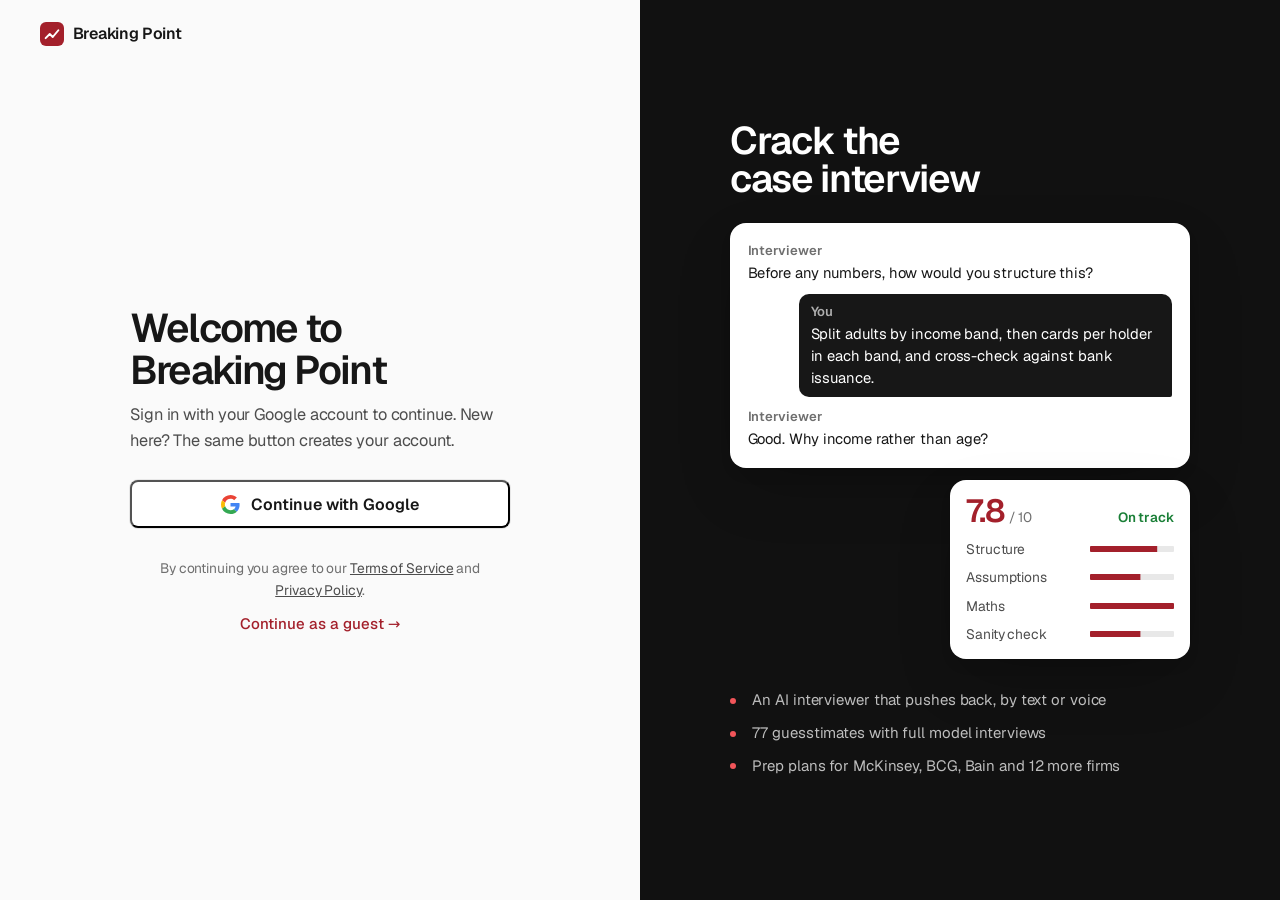
<file: index.html>
<!doctype html>
<html lang="en">
<head>
  <meta charset="utf-8">
  <meta name="viewport" content="width=device-width, initial-scale=1, viewport-fit=cover, interactive-widget=resizes-content">
  <meta name="theme-color" media="(prefers-color-scheme: light)" content="#fafafa">
  <meta name="theme-color" media="(prefers-color-scheme: dark)" content="#0a0a0a">
  <meta name="color-scheme" content="light dark">
  <title>Breaking Point · Consulting Case Prep</title>
  <meta name="description" content="Learn, practise and rehearse consulting guesstimates, with an AI interviewer powered by your own Gemini API key.">
  <link rel="icon" href="img/favicon.svg" type="image/svg+xml">
  <link rel="stylesheet" href="css/style.css?v=26">
  <link rel="stylesheet" href="css/app.css?v=26">
  <script>document.documentElement.classList.add("auth-pending", "js");</script>
  <script src="js/update.js?v=26"></script>
  <script src="js/config.js?v=26"></script>
  <script src="js/track.js?v=26"></script>
</head>
<body>

<header class="site-header">
  <div class="wrap">
    <a class="brand" href="#learn" aria-label="Breaking Point home"><svg class="brand-mark" viewBox="0 0 32 32" aria-hidden="true"><rect width="32" height="32" rx="8" fill="#a3202b"/><path d="M7.5 21.5l5.5-5.5 4 4 7.5-9" fill="none" stroke="#fff" stroke-width="2.6" stroke-linecap="round" stroke-linejoin="round"/></svg><span class="brand-name">Breaking Point</span></a>
    <nav class="tabs" aria-label="Sections">
      <a href="#learn" data-tab="learn">Home</a>
      <a href="learn/introduction.html"><svg viewBox="0 0 24 24" aria-hidden="true"><path d="M4 5.5A1.5 1.5 0 0 1 5.5 4H11v16H5.5A1.5 1.5 0 0 1 4 18.5zM20 5.5A1.5 1.5 0 0 0 18.5 4H13v16h5.5a1.5 1.5 0 0 0 1.5-1.5z"/></svg>Learn</a>
      <a href="#bank" data-tab="bank"><svg viewBox="0 0 24 24" aria-hidden="true"><path d="M9 6h11M9 12h11M9 18h11M4.5 6h.01M4.5 12h.01M4.5 18h.01"/></svg>Questions</a>
      <a href="#ai" data-tab="ai"><svg viewBox="0 0 24 24" aria-hidden="true"><path d="M4 10v4M8 7v10M12 4v16M16 7v10M20 10v4"/></svg><span class="l-long">Mock interview</span><span class="l-short">Interview</span></a>
      <a href="#drill" data-tab="drill"><svg viewBox="0 0 24 24" aria-hidden="true"><path d="M5 7h6M8 4v6M14 7h5M5 15l5 5M10 15l-5 5M14 16h5M14 19h5"/></svg>Maths</a>
      <a href="#firms" data-tab="firms"><svg viewBox="0 0 24 24" aria-hidden="true"><path d="M4 21V5a1 1 0 0 1 1-1h9a1 1 0 0 1 1 1v16M15 9h4a1 1 0 0 1 1 1v11M2 21h20M8 8h3M8 12h3M8 16h3"/></svg>Firms</a>
      <a href="#progress" data-tab="progress"><svg viewBox="0 0 24 24" aria-hidden="true"><path d="M5 20v-8M11 20V5M17 20v-5M3 20h18"/></svg>Progress</a>
    </nav>
    <div class="user-slot" id="user-slot"></div>
  </div>
</header>


<main>

<!-- ============================================================
     TAB 1 — LEARN
     ============================================================ -->
<article id="view-learn" class="view home">
  <div id="learn-home">

    <section class="hero" aria-labelledby="hero-h">
      <div class="hero-top">
        <h1 class="hero-h" id="hero-h">Crack the case interview. <span>Out loud.</span></h1>
        <div>
          <p class="hero-lead">Practise real guesstimates from consulting interviews in India. Learn the method, read model answers, then rehearse with an AI interviewer. Free.</p>
          <div class="hero-cta">
            <a class="btn lg" href="#bank">Start practising</a>
            <a class="btn ghost lg" href="learn/introduction.html">New here? Learn the method</a>
          </div>
        </div>
      </div>

      <!-- One real question, worked live: what practising here feels like -->
      <div class="demo" id="demo">
        <div class="demo-head">
          <p class="demo-title">Try one now</p>
          <p class="note">Drag the assumptions and watch the answer change</p>
        </div>
        <form class="est" id="est" onsubmit="return false">
          <div>
            <p class="est-q">How many kaali-peeli taxis does Mumbai have?</p>
            <p class="est-src">Question G077, from the question bank.</p>
            <ol class="est-steps">
              <li><div class="est-row"><span>1.3 crore people &times; 1.4 trips a day</span><b>1.8 crore trips</b></div></li>
              <li>
                <label class="est-row" for="est-share"><span>Share taken by kaali-peeli</span><b id="est-share-v">2.5%</b></label>
                <input id="est-share" type="range" min="1" max="6" step="0.5" value="2.5">
              </li>
              <li>
                <label class="est-row" for="est-tpt"><span>Trips one taxi does a day</span><b id="est-tpt-v">15</b></label>
                <input id="est-tpt" type="range" min="8" max="25" step="1" value="15">
              </li>
            </ol>
          </div>
          <div class="est-out">
            <p class="lbl">Taxis Mumbai needs, roughly</p>
            <p class="est-num" aria-live="polite"><span id="est-num">30,000</span></p>
            <div class="range" aria-hidden="true"><i class="range-band" id="est-band"></i><i class="range-dot" id="est-dot"></i></div>
            <div class="range-scale" aria-hidden="true"><span>0</span><span>40,000</span><span>80,000</span></div>
            <p class="est-verdict" id="est-verdict" data-in><i></i><span>Inside the model answer of 30,000 to 40,000</span></p>
            <a class="arrow-link est-more" href="#bank/G077">Read the full model interview <span aria-hidden="true">&rarr;</span></a>
          </div>
        </form>
      </div>
    </section>

    <section class="home-sec" aria-labelledby="how-h">
      <div class="sec-head" data-reveal>
        <h2 id="how-h">How it works</h2>
        <p>Four steps, in order. Each one has its own place in the menu.</p>
      </div>
      <ol class="path" data-reveal>
        <li><a class="path-step" href="learn/introduction.html">
          <span class="path-n">1</span>
          <h3>Learn the method</h3>
          <p>Five short guides: what interviewers look for, the frameworks, a worked example and the India numbers you&rsquo;ll use.</p>
          <span class="arrow-link">Read the guides <span aria-hidden="true">&rarr;</span></span>
        </a></li>
        <li><a class="path-step" href="#bank">
          <span class="path-n">2</span>
          <h3>Practise real questions</h3>
          <p>77 guesstimates asked at McKinsey, BCG, Bain and others, each with a full model answer to compare against.</p>
          <span class="arrow-link">Browse questions <span aria-hidden="true">&rarr;</span></span>
        </a></li>
        <li><a class="path-step" href="#ai">
          <span class="path-n">3</span>
          <h3>Do a mock interview</h3>
          <p>An AI interviewer asks the question, pushes back on your assumptions and scores you on six criteria. Type or talk.</p>
          <span class="arrow-link">Start a mock interview <span aria-hidden="true">&rarr;</span></span>
        </a></li>
        <li><a class="path-step" href="#progress">
          <span class="path-n">4</span>
          <h3>Track your progress</h3>
          <p>Sign in with Google to keep your scores and see what to work on next, on any device.</p>
          <span class="arrow-link">See your progress <span aria-hidden="true">&rarr;</span></span>
        </a></li>
      </ol>
    </section>

    <section class="home-sec" aria-labelledby="more-h">
      <div class="sec-head" data-reveal>
        <h2 id="more-h">Sharpen the details</h2>
        <p>Two more tools for when the basics are in place.</p>
      </div>
      <div class="extras" data-reveal>
        <a class="extra" href="#drill">
          <div>
            <h3>Maths drills</h3>
            <p>Timed drills in lakh, crore and millions. They get harder as you get faster.</p>
          </div>
          <span class="extra-vis" aria-hidden="true">45 Cr = 450 Mn</span>
        </a>
        <a class="extra" href="#firms">
          <div>
            <h3>Firm prep</h3>
            <p>Pick your target firm: its interview format, a week-by-week plan and mocks in its style.</p>
          </div>
          <span class="logo-stack" id="firm-logos" aria-hidden="true"></span>
        </a>
      </div>
    </section>

    <section class="home-sec home-end" aria-labelledby="faq-h">
      <div class="faq">
        <div class="sec-head" data-reveal>
          <h2 id="faq-h">Common questions</h2>
        </div>
        <ul class="acc" id="faq">
          <li><button type="button" aria-expanded="false">Is it free?<svg class="chev" viewBox="0 0 24 24" aria-hidden="true"><path d="M6 9l6 6 6-6"/></svg></button><div class="acc-panel"><p>Yes. Everything here is free. The AI interviewer runs on your own free Gemini API key from Google AI Studio, so there is no subscription and nothing to pay.</p></div></li>
          <li><button type="button" aria-expanded="false">Do I need an account?<svg class="chev" viewBox="0 0 24 24" aria-hidden="true"><path d="M6 9l6 6 6-6"/></svg></button><div class="acc-panel"><p>No. You can use everything as a guest, but nothing is saved. Sign in with Google to keep your progress, drill levels and firm plans on any device.</p></div></li>
          <li><button type="button" aria-expanded="false">Where should I start?<svg class="chev" viewBox="0 0 24 24" aria-hidden="true"><path d="M6 9l6 6 6-6"/></svg></button><div class="acc-panel"><p>If guesstimates are new to you, read the Introduction guide first. If you know the method, open the question bank, read one model answer, then try the same question as a mock interview.</p></div></li>
          <li><button type="button" aria-expanded="false">Can I practise out loud?<svg class="chev" viewBox="0 0 24 24" aria-hidden="true"><path d="M6 9l6 6 6-6"/></svg></button><div class="acc-panel"><p>Yes. Tap the waveform in a mock interview and talk: the interviewer listens, answers aloud and keeps the conversation going until you finish. Voice works best in Chrome.</p></div></li>
          <li><button type="button" aria-expanded="false">What about market entry, profitability and other cases?<svg class="chev" viewBox="0 0 24 24" aria-hidden="true"><path d="M6 9l6 6 6-6"/></svg></button><div class="acc-panel"><p>They are on the way: market entry, profitability, pricing, growth, M&amp;A and due diligence, and unconventional cases. Guesstimates are live today.</p></div></li>
        </ul>
      </div>
    </section>
  </div>
</article>

<!-- ============================================================
     TAB 2 — QUESTION BANK
     ============================================================ -->
<article id="view-bank" class="view" hidden>
  <h1>Questions</h1>
  <p class="subtitle">77 guesstimates asked in consulting interviews. Pick one, read how a strong candidate solves it, then try it yourself as a mock interview.</p>

  <div class="filters" role="search">
    <div class="field search">
      <label for="f-search">Search</label>
      <input id="f-search" type="search" placeholder="e.g. petrol, airport, diapers" autocomplete="off" enterkeyhint="search">
    </div>
    <div class="field diff-field">
      <span class="label">Difficulty</span>
      <div class="chips" id="f-difficulty"></div>
    </div>
    <div class="field">
      <label for="f-firm">Asked at</label>
      <select id="f-firm"></select>
    </div>
    <details class="more-filters">
      <summary>More filters</summary>
      <div class="more-grid">
        <div class="field">
          <label for="f-industry">Industry</label>
          <select id="f-industry"></select>
        </div>
        <div class="field">
          <label for="f-type">Type</label>
          <select id="f-type"></select>
        </div>
        <div class="field">
          <label for="f-approach">Approach</label>
          <select id="f-approach"></select>
        </div>
      </div>
    </details>
  </div>

  <div class="result-meta">
    <span id="result-count"></span>
    <button class="linkish" id="f-clear" type="button">Clear filters</button>
  </div>

  <ul class="qlist" id="qlist"></ul>

  <!-- Model interview reader (opened via #bank/<id>) -->
  <div class="reader" id="reader" hidden>
    <div class="reader-backdrop" data-close></div>
    <div class="reader-panel" role="dialog" aria-modal="true" aria-labelledby="reader-title">
      <header class="reader-head">
        <div class="reader-titles">
          <p class="reader-crumb" id="reader-kicker"></p>
          <h2 id="reader-title"></h2>
          <p class="reader-meta" id="reader-meta"></p>
        </div>
        <button class="icon-btn reader-close" type="button" data-close aria-label="Close transcript">
          <svg viewBox="0 0 24 24" aria-hidden="true"><path d="M6 6l12 12M18 6L6 18"/></svg>
        </button>
      </header>
      <div class="reader-body" id="reader-body" tabindex="-1"></div>
      <footer class="reader-foot">
        <button class="btn ghost" type="button" id="reader-prev">&larr; Previous</button>
        <a class="btn" id="reader-practise" href="#ai">Practise this with AI</a>
        <button class="btn ghost" type="button" id="reader-next">Next &rarr;</button>
      </footer>
    </div>
  </div>
</article>

<!-- ============================================================
     TAB 3 — AI MODE
     ============================================================ -->
<article id="view-ai" class="view" hidden>
  <h1>Mock interview</h1>
  <p class="subtitle">Pick a question and answer it out loud or in writing. The AI interviewer questions your structure, pushes back on assumptions and scores you at the end.</p>

  <!-- Step 1: connect a Gemini key (shown until a key is saved) -->
  <section id="ai-setup" aria-labelledby="ai-setup-title">
    <h2 id="ai-setup-title">First, get your free Gemini API key</h2>
    <p>The interviewer runs on Google&rsquo;s Gemini using your own free key. It takes about two minutes, and you only do it once per browser.</p>

    <ol class="setup-steps">
      <li class="box">
        <span class="step-n">1</span>
        <svg class="step-ico" viewBox="0 0 48 48" aria-hidden="true"><rect x="4" y="8" width="40" height="32" rx="3"/><path d="M4 16 H44"/><circle cx="9" cy="12" r="1.3"/><circle cx="14" cy="12" r="1.3"/><path d="M16 28 H32 M26 22 L32 28 L26 34"/></svg>
        <h3>Visit Google AI Studio</h3>
        <p>Open the API keys page in a new tab.</p>
        <a class="btn" href="https://aistudio.google.com/apikey" target="_blank" rel="noopener">Open aistudio.google.com &#8599;</a>
      </li>
      <li class="box">
        <span class="step-n">2</span>
        <svg class="step-ico" viewBox="0 0 48 48" aria-hidden="true"><circle cx="24" cy="17" r="8"/><path d="M10 40 a14 14 0 0 1 28 0"/></svg>
        <h3>Sign in</h3>
        <p>Use any Google account. If it&rsquo;s your first visit, accept the terms of service.</p>
      </li>
      <li class="box">
        <span class="step-n">3</span>
        <svg class="step-ico" viewBox="0 0 48 48" aria-hidden="true"><circle cx="16" cy="24" r="8"/><path d="M24 24 H42 M36 24 V31 M42 24 V29"/></svg>
        <h3>Find your API key</h3>
        <p>Click <strong>Create API key</strong> (pick the default project if asked). If you already have one, it&rsquo;s listed on the same page.</p>
      </li>
      <li class="box">
        <span class="step-n">4</span>
        <svg class="step-ico" viewBox="0 0 48 48" aria-hidden="true"><rect x="14" y="6" width="24" height="30" rx="2"/><rect x="8" y="12" width="24" height="30" rx="2"/><path d="M14 22 H26 M14 28 H26 M14 34 H22"/></svg>
        <h3>Copy &amp; paste it here</h3>
        <p>Copy the key (it starts with <code>AIza</code>), paste it below and click <strong>Connect</strong>.</p>
      </li>
    </ol>

    <div class="connect box">
      <div class="key-row">
        <div class="field">
          <label for="api-key">Paste your Gemini API key</label>
          <input id="api-key" type="password" placeholder="AIza&hellip;" autocomplete="off" spellcheck="false">
        </div>
        <button class="btn ghost" id="key-toggle" type="button">Show</button>
        <button class="btn" id="key-save" type="button">Connect</button>
        <button class="btn ghost" id="key-cancel" type="button" hidden>Back to interview</button>
      </div>
      <p class="status" id="key-status"></p>
      <p class="note">Your key is saved only in this browser, and your answers go straight from your browser to Google. Nothing passes through our servers. Treat the key like a password; you can revoke it from AI Studio any time.</p>
    </div>
  </section>

  <!-- Step 2: the interview -->
  <section class="chat-shell" id="ai-chat" hidden aria-label="Practice interview">
    <aside class="picker-panel" id="picker-panel" aria-label="Pick a guesstimate">
      <div class="picker-head">
        <h2>Pick a guesstimate</h2>
        <input id="pick-search" type="search" placeholder="Search questions, firms, cities" autocomplete="off">
        <div class="chips" id="pick-diff"></div>
        <p class="pick-count" id="pick-count"></p>
      </div>
      <ul class="pick-list" id="pick-list"></ul>
      <div class="side-foot">
        <div class="row"><button class="btn ghost" id="pick-random" type="button">Surprise me</button></div>
        <div class="row"><span class="ok-dot" aria-hidden="true"></span> Gemini connected</div>
        <label class="model-pick">Interviewer
          <select id="firm-style"></select>
        </label>
        <label class="model-pick">Model
          <input id="model" type="text" list="model-options" spellcheck="false">
          <datalist id="model-options">
            <option value="gemini-2.5-flash">
            <option value="gemini-2.5-flash-lite">
            <option value="gemini-2.5-pro">
          </datalist>
        </label>
        <div class="row">
          <button class="linkish" id="key-change" type="button">Change key</button>
          <button class="linkish" id="key-clear" type="button">Remove key</button>
        </div>
      </div>
    </aside>

    <div class="chat-window">
      <header class="chat-head">
        <a class="icon-btn chat-back" href="#bank" aria-label="Leave the interview"><svg viewBox="0 0 24 24" aria-hidden="true"><path d="M15 6l-6 6 6 6"/></svg></a>
        <button class="icon-btn" id="picker-toggle" type="button" aria-controls="picker-panel" aria-expanded="false" aria-label="Open question list"><svg viewBox="0 0 24 24" aria-hidden="true"><path d="M4 7h16M4 12h16M4 17h16"/></svg></button>
        <div class="chat-q">
          <p class="chat-q-title" id="chat-q-title">Choose a question to begin</p>
          <p class="chat-q-meta" id="chat-q-meta">Pick from the list, or use &ldquo;Practise with AI&rdquo; on any question.</p>
        </div>
        <div class="chat-ctrl">
          <span class="timer" id="timer" title="Time since the interview started" hidden>00:00</span>
          <button class="btn" id="ai-start" type="button" disabled>Start interview</button>
        </div>
      </header>

      <div class="messages" id="messages" aria-live="polite">
        <div class="thread" id="chat">
          <div class="empty-chat" id="empty-chat">
            <p class="lg">How it works</p>
            <ol>
              <li>Pick a guesstimate and press <strong>Start interview</strong>.</li>
              <li>Ask clarifying questions, then lay out your structure.</li>
              <li>Walk through assumptions and maths; expect push-back.</li>
              <li>Press <strong>Finish &amp; get feedback</strong> for a full scorecard.</li>
            </ol>
            <button class="btn" type="button" id="empty-browse">Browse questions</button>
          </div>
        </div>
      </div>

      <form class="composer" id="composer">
        <div class="composer-inner">
          <div class="quick">
            <button class="chip" type="button" id="ai-hint" disabled>Ask for a hint</button>
            <button class="chip" type="button" id="ai-feedback" disabled>Finish &amp; get feedback</button>
          </div>
          <div class="compose-row">
            <textarea id="ai-input" rows="1" placeholder="Start an interview to reply&hellip;" disabled></textarea>
            <button class="voice-btn" type="button" id="ai-voice" disabled aria-label="Start a voice interview" title="Voice interview: speak with the interviewer">
              <svg viewBox="0 0 24 24" aria-hidden="true"><path d="M4 10v4M8 7v10M12 4v16M16 7v10M20 10v4"/></svg>
            </button>
            <button class="send" type="submit" id="ai-send" disabled aria-label="Send"><svg viewBox="0 0 24 24" aria-hidden="true"><path d="M12 19V5M5 12l7-7 7 7"/></svg></button>
          </div>
          <p class="hint-line" id="hint-line"><kbd>Enter</kbd> to send &middot; <kbd>Shift</kbd> + <kbd>Enter</kbd> for a new line &middot; <span id="voice-hint-text">tap the waveform for a spoken interview</span></p>
        </div>
      </form>

      <!-- Voice interview: replaces the composer while active -->
      <div class="voice-bar" id="voice-bar" hidden aria-live="polite">
        <button class="orb" type="button" id="voice-orb" data-state="idle" aria-label="Tap to talk">
          <span class="orb-ring" aria-hidden="true"></span>
          <svg viewBox="0 0 24 24" aria-hidden="true"><rect x="9" y="3" width="6" height="11" rx="3"/><path d="M5.5 11a6.5 6.5 0 0 0 13 0M12 17.5V21"/></svg>
        </button>
        <div class="voice-info">
          <p class="voice-state" id="voice-state">Starting…</p>
          <p class="voice-live" id="voice-live"></p>
        </div>
        <div class="voice-actions">
          <button class="chip" type="button" id="voice-hint">Hint</button>
          <button class="chip" type="button" id="voice-finish">Finish &amp; feedback</button>
          <button class="btn ghost" type="button" id="voice-end">End voice</button>
        </div>
      </div>
    </div>
  </section>
</article>

<!-- ============================================================
     MATHS DRILLER · FIRM PREP · PROGRESS (rendered by their scripts)
     ============================================================ -->
<article id="view-drill" class="view" hidden><div id="drill-root"></div></article>
<article id="view-firms" class="view" hidden><div id="firms-root"></div></article>
<article id="view-progress" class="view" hidden><div id="progress-root"></div></article>
<article id="view-admin" class="view" hidden><div id="admin-root"></div></article>

</main>

<!-- ============================================================
     SIGN IN / CREATE ACCOUNT (shown before the app; see js/auth.js)
     ============================================================ -->
<section class="auth" id="auth" hidden aria-labelledby="auth-title">
  <div class="auth-main">
    <a class="auth-brand" href="#learn"><svg class="brand-mark" viewBox="0 0 32 32" aria-hidden="true"><rect width="32" height="32" rx="8" fill="#a3202b"/><path d="M7.5 21.5l5.5-5.5 4 4 7.5-9" fill="none" stroke="#fff" stroke-width="2.6" stroke-linecap="round" stroke-linejoin="round"/></svg>Breaking Point</a>
    <div class="auth-card">
      <div id="auth-start">
        <h1 id="auth-title">Welcome back</h1>
        <p class="auth-sub" id="auth-sub">Sign in to continue your case prep.</p>
        <p class="auth-msg warn" id="auth-preview">Preview mode: accounts aren&rsquo;t connected on this site yet.</p>
        <div class="auth-social" id="auth-social">
          <button class="social-btn" type="button" data-provider="google">
            <svg viewBox="0 0 48 48" aria-hidden="true"><path fill="#EA4335" d="M24 9.5c3.54 0 6.71 1.22 9.21 3.6l6.85-6.85C35.9 2.38 30.47 0 24 0 14.62 0 6.51 5.38 2.56 13.22l7.98 6.19C12.43 13.72 17.74 9.5 24 9.5z"/><path fill="#4285F4" d="M46.98 24.55c0-1.57-.15-3.09-.38-4.55H24v9.02h12.94c-.58 2.96-2.26 5.48-4.78 7.18l7.73 6c4.51-4.18 7.09-10.36 7.09-17.65z"/><path fill="#FBBC05" d="M10.53 28.59c-.48-1.45-.76-2.99-.76-4.59s.27-3.14.76-4.59l-7.98-6.19C.92 16.46 0 20.12 0 24c0 3.88.92 7.54 2.56 10.78l7.97-6.19z"/><path fill="#34A853" d="M24 48c6.48 0 11.93-2.13 15.89-5.81l-7.73-6c-2.15 1.45-4.92 2.3-8.16 2.3-6.26 0-11.57-4.22-13.47-9.91l-7.98 6.19C6.51 42.62 14.62 48 24 48z"/></svg>
            Continue with Google
          </button>
          <button class="social-btn" type="button" data-provider="facebook">
            <svg viewBox="0 0 24 24" aria-hidden="true"><path fill="#0866FF" d="M9.101 23.691v-7.98H6.627v-3.667h2.474v-1.58c0-4.085 1.848-5.978 5.858-5.978.401 0 .955.042 1.468.103a8.68 8.68 0 0 1 1.141.195v3.325a8.623 8.623 0 0 0-.653-.036 26.805 26.805 0 0 0-.733-.009c-.707 0-1.259.096-1.675.309a1.686 1.686 0 0 0-.679.622c-.258.42-.374.995-.374 1.752v1.297h3.919l-.386 2.103-.287 1.564h-3.246v8.245C19.396 23.238 24 18.179 24 12.044c0-6.627-5.373-12-12-12s-12 5.373-12 12c0 5.628 3.874 10.35 9.101 11.647Z"/></svg>
            Continue with Facebook
          </button>
        </div>
        <div class="auth-or"><span>or</span></div>
        <form class="auth-form" id="auth-form" novalidate>
          <div class="field" id="auth-name-row" hidden>
            <label for="auth-name">Full name</label>
            <input id="auth-name" type="text" autocomplete="name" placeholder="Aditi Sharma">
          </div>
          <div class="field">
            <label for="auth-email">Email</label>
            <input id="auth-email" type="email" autocomplete="email" placeholder="you@college.edu" required>
          </div>
          <button class="btn lg auth-submit" type="submit" id="auth-submit">Continue with email</button>
          <p class="auth-msg" id="auth-msg" hidden></p>
        </form>
        <p class="auth-switch"><span id="auth-switch-text">New to Breaking Point?</span> <button class="linkish" type="button" id="auth-switch">Create an account</button></p>
      </div>

      <div id="auth-code" hidden>
        <button class="back-link linkish" type="button" id="auth-back">&larr; Use a different email</button>
        <h1>Check your email</h1>
        <p class="auth-sub">We sent a verification code to <b id="auth-code-to"></b>. It expires in an hour.</p>
        <div class="otp" id="auth-otp" role="group" aria-label="Verification code"></div>
        <button class="btn lg auth-submit" type="button" id="auth-verify">Verify and continue</button>
        <p class="auth-msg" id="auth-code-msg" hidden></p>
        <p class="auth-switch"><button class="linkish" type="button" id="auth-resend" disabled>Resend code</button></p>
      </div>
    </div>
    <p class="auth-legal">By continuing you agree to our <a href="terms.html">Terms of Service</a> and <a href="privacy.html">Privacy Policy</a>.</p>
    <button class="linkish auth-guest" type="button" id="auth-guest" hidden>Continue as a guest &rarr;</button>
  </div>

  <aside class="auth-side" aria-hidden="true">
    <div class="auth-side-inner">
      <p class="auth-quote">Crack the<br>case interview</p>
      <div class="demo-chat">
        <div class="demo-msg i"><span>Interviewer</span>Before any numbers, how would you structure this?</div>
        <div class="demo-msg c"><span>You</span>Split adults by income band, then cards per holder in each band, and cross-check against bank issuance.</div>
        <div class="demo-msg i"><span>Interviewer</span>Good. Why income rather than age?</div>
      </div>
      <div class="demo-score">
        <div class="demo-score-top"><b>7.8</b><span>/ 10</span><em>On track</em></div>
        <ul>
          <li><span>Structure</span><i class="p4"></i></li>
          <li><span>Assumptions</span><i class="p3"></i></li>
          <li><span>Maths</span><i class="p5"></i></li>
          <li><span>Sanity check</span><i class="p3"></i></li>
        </ul>
      </div>
      <ul class="auth-points">
        <li>An AI interviewer that pushes back, by text or voice</li>
        <li>77 guesstimates with full model interviews</li>
        <li>Prep plans for McKinsey, BCG, Bain and 12 more firms</li>
      </ul>
    </div>
  </aside>
</section>

<footer class="site-foot">
  <div class="foot-inner">
    <ul class="foot-links" aria-label="Footer">
      <li><a href="learn/introduction.html">Learn</a></li>
      <li><a href="#bank">Questions</a></li>
      <li><a href="#ai">Mock interview</a></li>
      <li><a href="#drill">Maths</a></li>
      <li><a href="#firms">Firms</a></li>
      <li><a href="#progress">Progress</a></li>
    </ul>
    <div class="foot-legal">
      <p>Breaking Point. Free Consulting Case Prep.</p>
      <nav aria-label="Legal"><a href="privacy.html">Privacy</a><a href="terms.html">Terms</a></nav>
    </div>
  </div>
</footer>

<script src="data/questions.js?v=26"></script>
<script src="data/transcripts-1.js?v=26"></script>
<script src="data/transcripts-2.js?v=26"></script>
<script src="data/transcripts-3.js?v=26"></script>
<script src="data/transcripts-4.js?v=26"></script>
<script src="data/firms.js?v=26"></script>
<script src="js/app.js?v=26"></script>
<script src="js/ui.js?v=26"></script>
<script src="js/bank.js?v=26"></script>
<script src="js/ai.js?v=26"></script>
<script src="js/drill.js?v=26"></script>
<script src="js/firms.js?v=26"></script>
<script src="js/progress.js?v=26"></script>
<script src="js/home.js?v=26"></script>
<script src="js/vendor/supabase.js?v=26"></script>
<script src="js/auth.js?v=26"></script>
<script src="js/admin.js?v=26"></script>
</body>
</html>
</file>
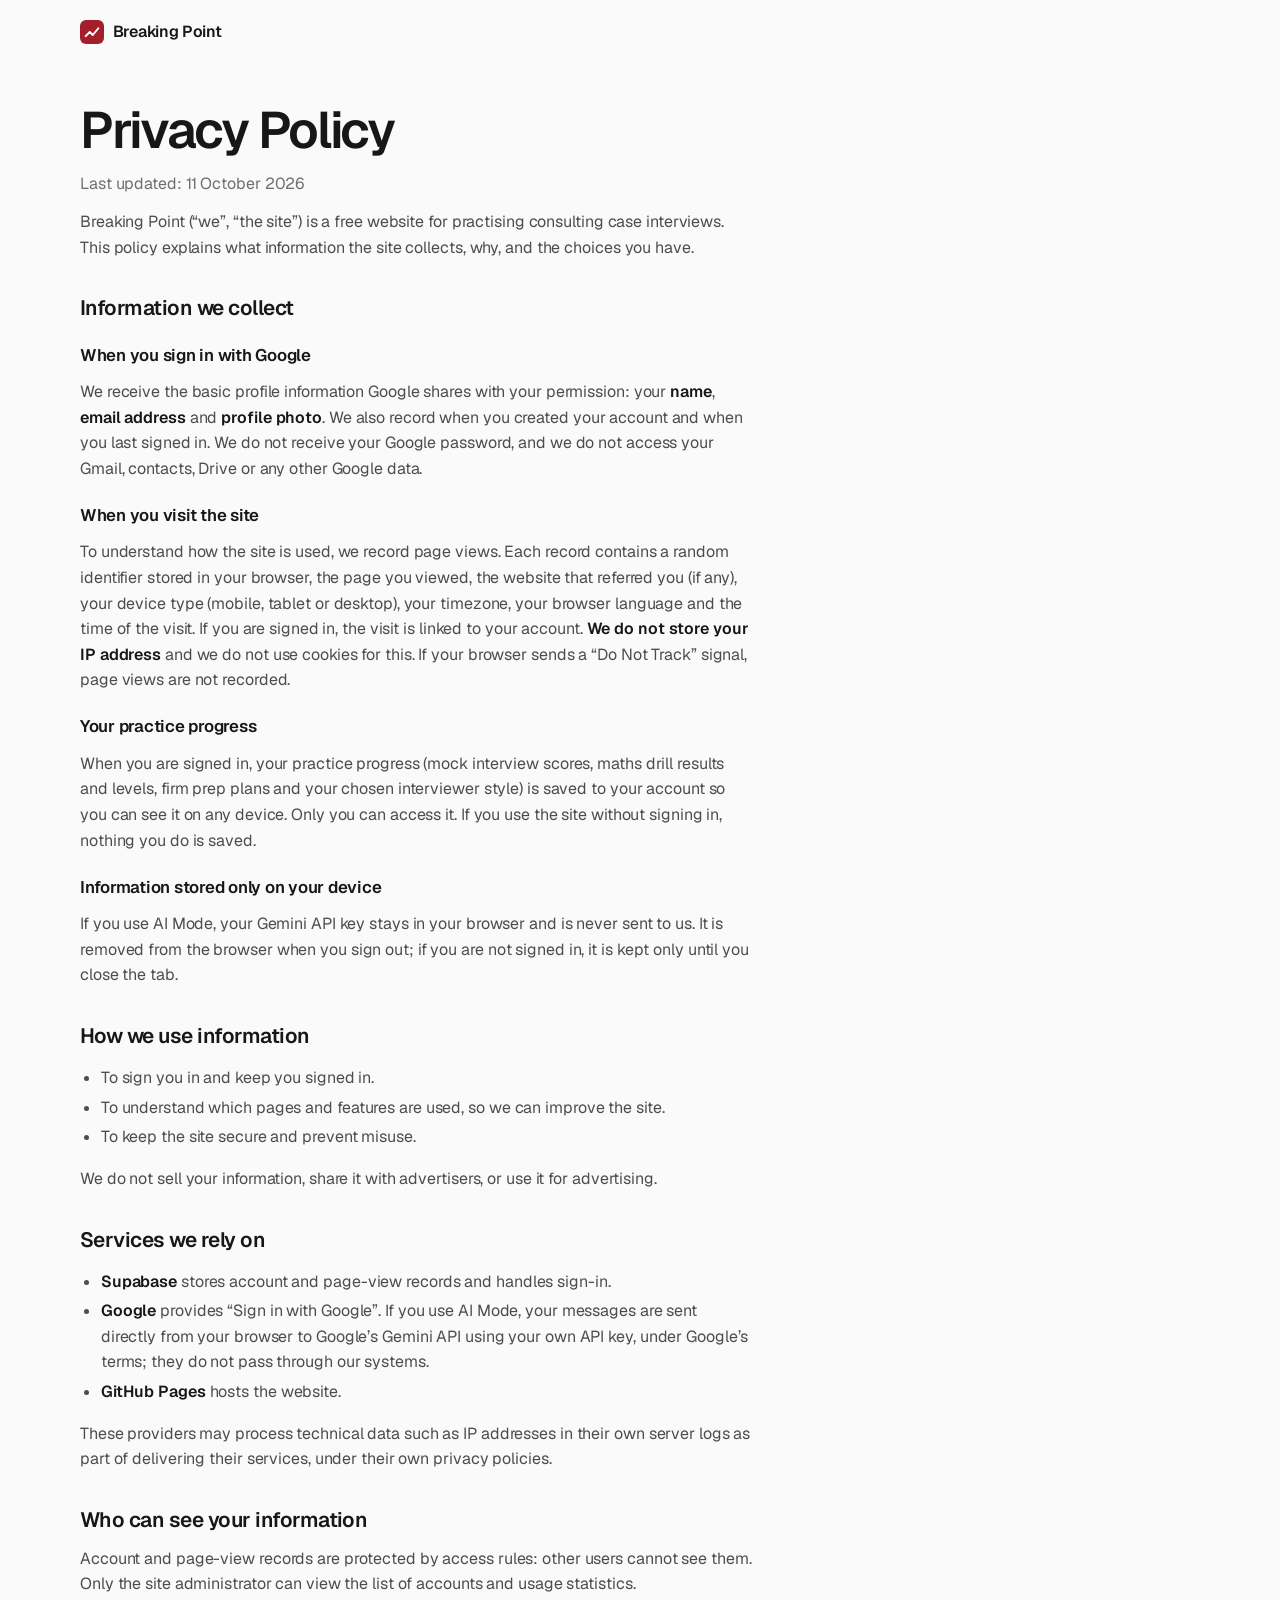
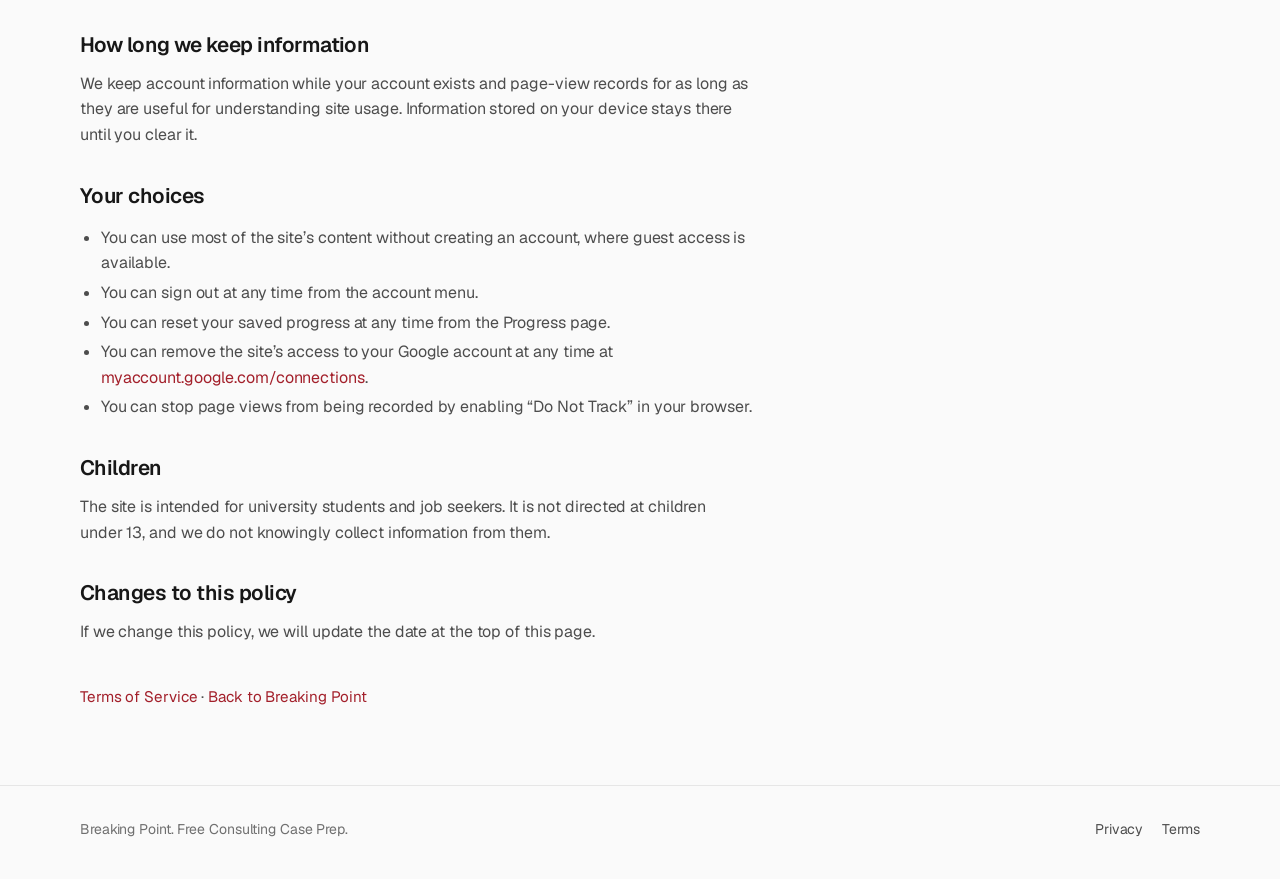
<file: privacy.html>
<!doctype html>
<html lang="en">
<head>
  <meta charset="utf-8">
  <meta name="viewport" content="width=device-width, initial-scale=1, viewport-fit=cover">
  <meta name="theme-color" media="(prefers-color-scheme: light)" content="#fafafa">
  <meta name="theme-color" media="(prefers-color-scheme: dark)" content="#0a0a0a">
  <meta name="color-scheme" content="light dark">
  <title>Privacy Policy · Breaking Point</title>
  <meta name="description" content="How Breaking Point collects, uses and protects your information.">
  <link rel="icon" href="img/favicon.svg" type="image/svg+xml">
  <link rel="stylesheet" href="css/style.css?v=26">
  <link rel="stylesheet" href="css/app.css?v=26">
</head>
<body>

<header class="site-header">
  <div class="wrap">
    <a class="brand" href="index.html" aria-label="Breaking Point home"><svg class="brand-mark" viewBox="0 0 32 32" aria-hidden="true"><rect width="32" height="32" rx="8" fill="#a3202b"/><path d="M7.5 21.5l5.5-5.5 4 4 7.5-9" fill="none" stroke="#fff" stroke-width="2.6" stroke-linecap="round" stroke-linejoin="round"/></svg><span class="brand-name">Breaking Point</span></a>
  </div>
</header>

<main class="wrap">
<article class="legal">
  <h1>Privacy Policy</h1>
  <p class="muted">Last updated: 11 October 2026</p>

  <p>Breaking Point (&ldquo;we&rdquo;, &ldquo;the site&rdquo;) is a free website for practising consulting case interviews. This policy explains what information the site collects, why, and the choices you have.</p>

  <h2>Information we collect</h2>
  <h3>When you sign in with Google</h3>
  <p>We receive the basic profile information Google shares with your permission: your <strong>name</strong>, <strong>email address</strong> and <strong>profile photo</strong>. We also record when you created your account and when you last signed in. We do not receive your Google password, and we do not access your Gmail, contacts, Drive or any other Google data.</p>

  <h3>When you visit the site</h3>
  <p>To understand how the site is used, we record page views. Each record contains a random identifier stored in your browser, the page you viewed, the website that referred you (if any), your device type (mobile, tablet or desktop), your timezone, your browser language and the time of the visit. If you are signed in, the visit is linked to your account. <strong>We do not store your IP address</strong> and we do not use cookies for this. If your browser sends a &ldquo;Do Not Track&rdquo; signal, page views are not recorded.</p>

  <h3>Your practice progress</h3>
  <p>When you are signed in, your practice progress (mock interview scores, maths drill results and levels, firm prep plans and your chosen interviewer style) is saved to your account so you can see it on any device. Only you can access it. If you use the site without signing in, nothing you do is saved.</p>

  <h3>Information stored only on your device</h3>
  <p>If you use AI Mode, your Gemini API key stays in your browser and is never sent to us. It is removed from the browser when you sign out; if you are not signed in, it is kept only until you close the tab.</p>

  <h2>How we use information</h2>
  <ul>
    <li>To sign you in and keep you signed in.</li>
    <li>To understand which pages and features are used, so we can improve the site.</li>
    <li>To keep the site secure and prevent misuse.</li>
  </ul>
  <p>We do not sell your information, share it with advertisers, or use it for advertising.</p>

  <h2>Services we rely on</h2>
  <ul>
    <li><strong>Supabase</strong> stores account and page-view records and handles sign-in.</li>
    <li><strong>Google</strong> provides &ldquo;Sign in with Google&rdquo;. If you use AI Mode, your messages are sent directly from your browser to Google&rsquo;s Gemini API using your own API key, under Google&rsquo;s terms; they do not pass through our systems.</li>
    <li><strong>GitHub Pages</strong> hosts the website.</li>
  </ul>
  <p>These providers may process technical data such as IP addresses in their own server logs as part of delivering their services, under their own privacy policies.</p>

  <h2>Who can see your information</h2>
  <p>Account and page-view records are protected by access rules: other users cannot see them. Only the site administrator can view the list of accounts and usage statistics.</p>

  <h2>How long we keep information</h2>
  <p>We keep account information while your account exists and page-view records for as long as they are useful for understanding site usage. Information stored on your device stays there until you clear it.</p>

  <h2>Your choices</h2>
  <ul>
    <li>You can use most of the site&rsquo;s content without creating an account, where guest access is available.</li>
    <li>You can sign out at any time from the account menu.</li>
    <li>You can reset your saved progress at any time from the Progress page.</li>
    <li>You can remove the site&rsquo;s access to your Google account at any time at <a href="https://myaccount.google.com/connections" rel="noopener">myaccount.google.com/connections</a>.</li>
    <li>You can stop page views from being recorded by enabling &ldquo;Do Not Track&rdquo; in your browser.</li>
  </ul>

  <h2>Children</h2>
  <p>The site is intended for university students and job seekers. It is not directed at children under 13, and we do not knowingly collect information from them.</p>

  <h2>Changes to this policy</h2>
  <p>If we change this policy, we will update the date at the top of this page.</p>

  <p class="legal-links"><a href="terms.html">Terms of Service</a> &middot; <a href="index.html">Back to Breaking Point</a></p>
</article>
</main>

<footer class="site-foot">
  <div class="foot-inner">
    <div class="foot-legal">
      <p>Breaking Point. Free Consulting Case Prep.</p>
      <nav aria-label="Legal"><a href="privacy.html">Privacy</a><a href="terms.html">Terms</a></nav>
    </div>
  </div>
</footer>
</body>
</html>
</file>
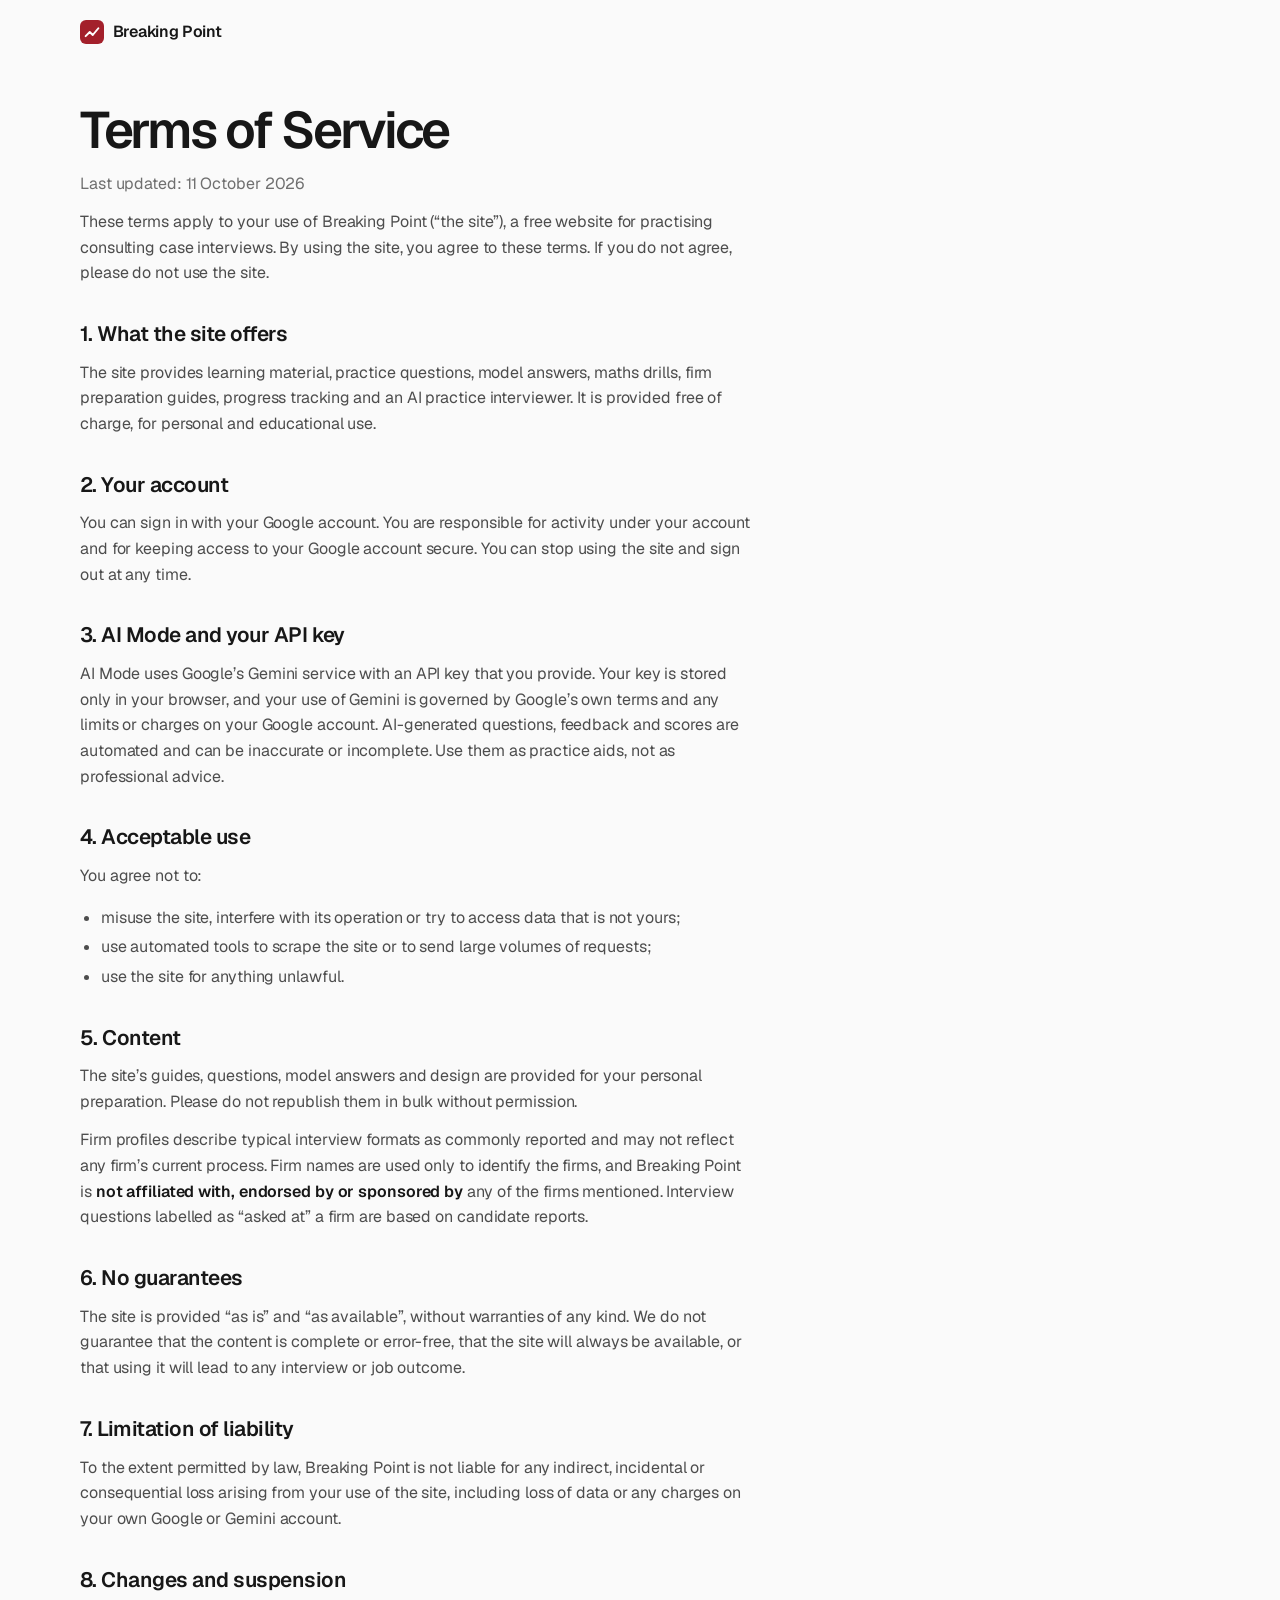
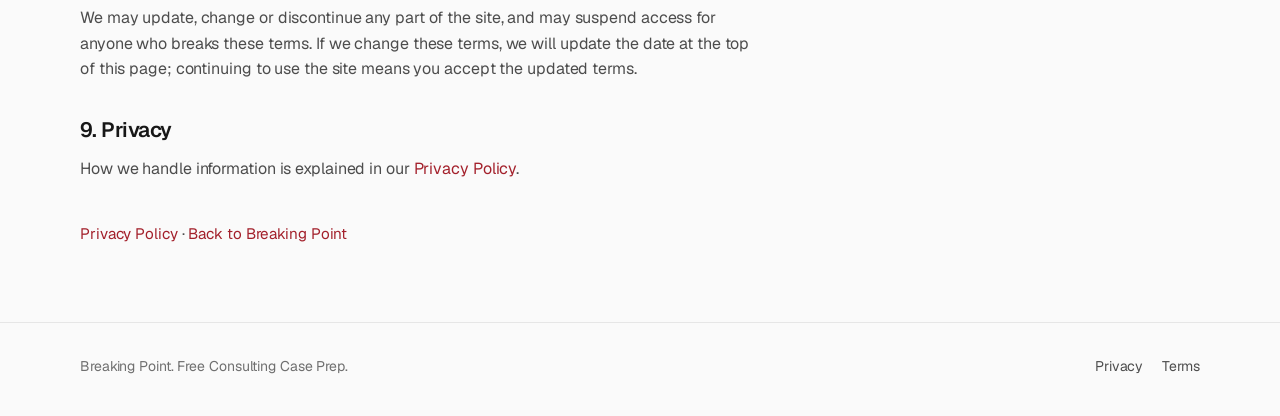
<file: terms.html>
<!doctype html>
<html lang="en">
<head>
  <meta charset="utf-8">
  <meta name="viewport" content="width=device-width, initial-scale=1, viewport-fit=cover">
  <meta name="theme-color" media="(prefers-color-scheme: light)" content="#fafafa">
  <meta name="theme-color" media="(prefers-color-scheme: dark)" content="#0a0a0a">
  <meta name="color-scheme" content="light dark">
  <title>Terms of Service · Breaking Point</title>
  <meta name="description" content="The terms for using Breaking Point.">
  <link rel="icon" href="img/favicon.svg" type="image/svg+xml">
  <link rel="stylesheet" href="css/style.css?v=26">
  <link rel="stylesheet" href="css/app.css?v=26">
</head>
<body>

<header class="site-header">
  <div class="wrap">
    <a class="brand" href="index.html" aria-label="Breaking Point home"><svg class="brand-mark" viewBox="0 0 32 32" aria-hidden="true"><rect width="32" height="32" rx="8" fill="#a3202b"/><path d="M7.5 21.5l5.5-5.5 4 4 7.5-9" fill="none" stroke="#fff" stroke-width="2.6" stroke-linecap="round" stroke-linejoin="round"/></svg><span class="brand-name">Breaking Point</span></a>
  </div>
</header>

<main class="wrap">
<article class="legal">
  <h1>Terms of Service</h1>
  <p class="muted">Last updated: 11 October 2026</p>

  <p>These terms apply to your use of Breaking Point (&ldquo;the site&rdquo;), a free website for practising consulting case interviews. By using the site, you agree to these terms. If you do not agree, please do not use the site.</p>

  <h2>1. What the site offers</h2>
  <p>The site provides learning material, practice questions, model answers, maths drills, firm preparation guides, progress tracking and an AI practice interviewer. It is provided free of charge, for personal and educational use.</p>

  <h2>2. Your account</h2>
  <p>You can sign in with your Google account. You are responsible for activity under your account and for keeping access to your Google account secure. You can stop using the site and sign out at any time.</p>

  <h2>3. AI Mode and your API key</h2>
  <p>AI Mode uses Google&rsquo;s Gemini service with an API key that you provide. Your key is stored only in your browser, and your use of Gemini is governed by Google&rsquo;s own terms and any limits or charges on your Google account. AI-generated questions, feedback and scores are automated and can be inaccurate or incomplete. Use them as practice aids, not as professional advice.</p>

  <h2>4. Acceptable use</h2>
  <p>You agree not to:</p>
  <ul>
    <li>misuse the site, interfere with its operation or try to access data that is not yours;</li>
    <li>use automated tools to scrape the site or to send large volumes of requests;</li>
    <li>use the site for anything unlawful.</li>
  </ul>

  <h2>5. Content</h2>
  <p>The site&rsquo;s guides, questions, model answers and design are provided for your personal preparation. Please do not republish them in bulk without permission.</p>
  <p>Firm profiles describe typical interview formats as commonly reported and may not reflect any firm&rsquo;s current process. Firm names are used only to identify the firms, and Breaking Point is <strong>not affiliated with, endorsed by or sponsored by</strong> any of the firms mentioned. Interview questions labelled as &ldquo;asked at&rdquo; a firm are based on candidate reports.</p>

  <h2>6. No guarantees</h2>
  <p>The site is provided &ldquo;as is&rdquo; and &ldquo;as available&rdquo;, without warranties of any kind. We do not guarantee that the content is complete or error-free, that the site will always be available, or that using it will lead to any interview or job outcome.</p>

  <h2>7. Limitation of liability</h2>
  <p>To the extent permitted by law, Breaking Point is not liable for any indirect, incidental or consequential loss arising from your use of the site, including loss of data or any charges on your own Google or Gemini account.</p>

  <h2>8. Changes and suspension</h2>
  <p>We may update, change or discontinue any part of the site, and may suspend access for anyone who breaks these terms. If we change these terms, we will update the date at the top of this page; continuing to use the site means you accept the updated terms.</p>

  <h2>9. Privacy</h2>
  <p>How we handle information is explained in our <a href="privacy.html">Privacy Policy</a>.</p>

  <p class="legal-links"><a href="privacy.html">Privacy Policy</a> &middot; <a href="index.html">Back to Breaking Point</a></p>
</article>
</main>

<footer class="site-foot">
  <div class="foot-inner">
    <div class="foot-legal">
      <p>Breaking Point. Free Consulting Case Prep.</p>
      <nav aria-label="Legal"><a href="privacy.html">Privacy</a><a href="terms.html">Terms</a></nav>
    </div>
  </div>
</footer>
</body>
</html>
</file>
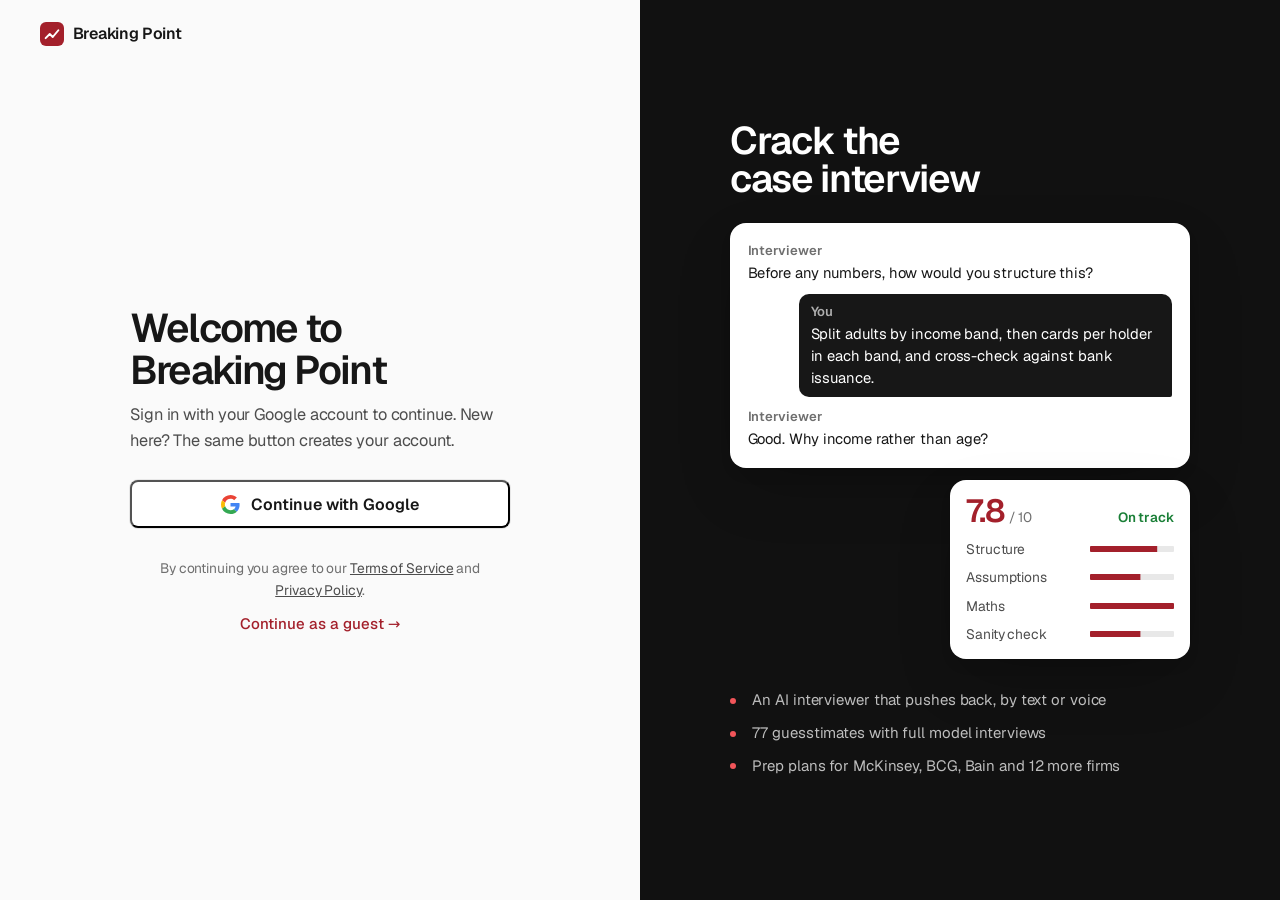
<file: learn/frameworks.html>
<!doctype html>
<html lang="en">
<head>
  <meta charset="utf-8">
  <meta name="viewport" content="width=device-width, initial-scale=1, viewport-fit=cover">
  <meta name="theme-color" media="(prefers-color-scheme: light)" content="#fafafa">
  <meta name="theme-color" media="(prefers-color-scheme: dark)" content="#0a0a0a">
  <meta name="color-scheme" content="light dark">
  <title>Frameworks & Approach · Breaking Point · Consulting Case Prep</title>
  <meta name="description" content="Seven frameworks for guesstimates, each with what it is, when to use it and a worked example.">
  <link rel="icon" href="../img/favicon.svg" type="image/svg+xml">
  <link rel="stylesheet" href="../css/style.css?v=26">
  <link rel="stylesheet" href="../css/app.css?v=26">
  <script src="../js/update.js?v=26"></script>
  <script src="../js/config.js?v=26"></script>
  <script src="../js/gate.js?v=26"></script>
  <script src="../js/track.js?v=26"></script>
</head>
<body>

<header class="site-header">
  <div class="wrap">
    <a class="brand" href="../index.html#learn" aria-label="Breaking Point home"><svg class="brand-mark" viewBox="0 0 32 32" aria-hidden="true"><rect width="32" height="32" rx="8" fill="#a3202b"/><path d="M7.5 21.5l5.5-5.5 4 4 7.5-9" fill="none" stroke="#fff" stroke-width="2.6" stroke-linecap="round" stroke-linejoin="round"/></svg><span class="brand-name">Breaking Point</span></a>
    <nav class="tabs" aria-label="Sections">
      <a href="introduction.html" aria-current="page"><svg viewBox="0 0 24 24" aria-hidden="true"><path d="M4 5.5A1.5 1.5 0 0 1 5.5 4H11v16H5.5A1.5 1.5 0 0 1 4 18.5zM20 5.5A1.5 1.5 0 0 0 18.5 4H13v16h5.5a1.5 1.5 0 0 0 1.5-1.5z"/></svg>Learn</a>
      <a href="../index.html#bank"><svg viewBox="0 0 24 24" aria-hidden="true"><path d="M9 6h11M9 12h11M9 18h11M4.5 6h.01M4.5 12h.01M4.5 18h.01"/></svg>Questions</a>
      <a href="../index.html#ai"><svg viewBox="0 0 24 24" aria-hidden="true"><path d="M4 10v4M8 7v10M12 4v16M16 7v10M20 10v4"/></svg><span class="l-long">Mock interview</span><span class="l-short">Interview</span></a>
      <a href="../index.html#drill"><svg viewBox="0 0 24 24" aria-hidden="true"><path d="M5 7h6M8 4v6M14 7h5M5 15l5 5M10 15l-5 5M14 16h5M14 19h5"/></svg>Maths</a>
      <a href="../index.html#firms"><svg viewBox="0 0 24 24" aria-hidden="true"><path d="M4 21V5a1 1 0 0 1 1-1h9a1 1 0 0 1 1 1v16M15 9h4a1 1 0 0 1 1 1v11M2 21h20M8 8h3M8 12h3M8 16h3"/></svg>Firms</a>
      <a href="../index.html#progress"><svg viewBox="0 0 24 24" aria-hidden="true"><path d="M5 20v-8M11 20V5M17 20v-5M3 20h18"/></svg>Progress</a>
    </nav>
  </div>
</header>

<main class="wrap">
<article class="learn-page">
<nav class="crumbs" aria-label="Breadcrumb"><a href="introduction.html">Learn</a> <span aria-hidden="true">/</span> Frameworks &amp; Approach</nav>
<nav aria-label="Guesstimate topics"><ol class="section-links"><li><a href="introduction.html"><span class="n">1</span>Introduction</a></li><li><a href="frameworks.html" aria-current="page"><span class="n">2</span>Frameworks</a></li><li><a href="pro-tips.html"><span class="n">3</span>Pro Tips</a></li><li><a href="worked-example.html"><span class="n">4</span>Worked Example</a></li><li><a href="numbers.html"><span class="n">5</span>Numbers Bible</a></li></ol></nav>

<h1>Frameworks &amp; Approach</h1>
        <p>Each card follows the same shape: what it is, when to use it and one worked example. The &ldquo;when to use&rdquo; column matters most, because picking the right tool is what separates a clean answer from a messy one.</p>
        <nav class="jump" aria-label="Frameworks on this page">
          <a href="#fw-topdown">Top-down vs bottom-up</a>
          <a href="#fw-mece">MECE</a>
          <a href="#fw-pareto">Pareto (80/20)</a>
          <a href="#fw-unit">Unit economics</a>
          <a href="#fw-extrapolation">Extrapolation</a>
          <a href="#fw-demand">Demand side</a>
          <a href="#fw-supply">Supply side &amp; TAM-SAM-SOM</a>
        </nav>

        <!-- Top-down vs bottom-up -->
        <div class="fw" id="fw-topdown">
          <h3><a href="#fw-topdown">Top-down vs. bottom-up</a></h3>
          <div class="fw-grid">
            <div>
              <h4>What it is</h4>
              <p><strong>Top-down</strong> starts from a large known total and narrows it with ratios. <strong>Bottom-up</strong> starts from the smallest countable unit (a household, a store, a seat) and builds up.</p>
            </div>
            <div class="fw-when">
              <h4>When to use it</h4>
              <p>Use top-down when a reliable big number exists (national sales, total population) and you need a quick share. Use bottom-up when the drivers are local and observable, or when the interviewer wants to see granular logic. Doing both is the strongest sanity check.</p>
            </div>
          </div>
          <figure class="fig"><div class="fig-scroll"><svg class="ill" viewBox="0 0 720 250" role="img" aria-label="Top-down narrows India's car count to Bengaluru's share; bottom-up builds from households by income">
  <text class="sc" x="20" y="16">top-down &#183; start big, narrow down</text>
  <path d="M20 30 H320 L290 80 H50 Z" fill="#e6dcdc"/><text class="mid" x="170" y="60">India: ~43 M cars</text>
  <path d="M50 84 H290 L245 134 H95 Z" fill="#d3b2b4"/><text class="mid sm" x="170" y="114" style="fill:#4a070c">&#215; Bengaluru share ~5%</text>
  <path d="M95 138 H245 L210 188 H130 Z" fill="#4a070c"/><text class="mid on-dark b" x="170" y="168">2.2 M</text>
  <path class="line" d="M8 30 V186"/><path class="line" d="M3 178 L8 188 L13 178"/>
  <text class="sc end" x="700" y="16">bottom-up &#183; start small, build up</text>
  <rect x="400" y="150" width="300" height="38" fill="#e6dcdc"/><text class="mid sm" x="550" y="174" style="fill:#4a070c">14 M people &#247; 4 = 3.5 M households</text>
  <rect x="400" y="104" width="150" height="40" fill="#a5464c"/><text class="mid on-dark sm" x="475" y="129">High 0.7 M</text>
  <rect x="552" y="104" width="135" height="40" fill="#d3b2b4"/><text class="mid sm" x="619" y="129" style="fill:#4a070c">Middle 0.63 M</text>
  <rect x="689" y="104" width="11" height="40" fill="#7d0c14"/><text class="xs end" x="700" y="98">low 0.07 M</text>
  <text class="xs mid" x="550" y="72">+ ~15% for cabs &amp; fleets</text>
  <rect x="470" y="30" width="160" height="30" fill="#4a070c"/><text class="mid on-dark b" x="550" y="51">1.6 M</text>
  <path class="line" d="M712 188 V32"/><path class="line" d="M707 40 L712 30 L717 40"/>
  <text class="mid it" x="360" y="232">Top-down 2.2 M vs bottom-up 1.6 M: the same order of magnitude</text>
</svg></div><figcaption>The two methods land close together. The interesting discussion is the gap: is Bengaluru’s 5% share too generous, or middle-income ownership too low?</figcaption></figure>
          <div class="fw-example">
            <h4>Worked example: number of private cars in Bengaluru</h4>
            <div class="compare">
              <div>
                <p class="label-sc">Top-down</p>
                <p>India has ~30 cars per 1,000 people, so about 43 M cars. Bengaluru has ~1% of India&rsquo;s people but far higher incomes, so assume ~5% of the cars.</p>
                <p>43 M &times; 5% &asymp; <strong>2.2 M cars</strong></p>
              </div>
              <div>
                <p class="label-sc">Bottom-up</p>
                <p>14 M people &divide; 4 per household = 3.5 M households.<br>
                High income 15% &times; 90% own &times; 1.5 cars = 0.7 M<br>
                Middle 45% &times; 40% own &times; 1 car = 0.63 M<br>
                Low 40% &times; 5% own &times; 1 car = 0.07 M<br>
                Add ~15% for cabs and fleets: <strong>~1.6 M cars</strong></p>
              </div>
            </div>
            <p class="note">The two answers are the same order of magnitude. Next, explain the gap: is Bengaluru&rsquo;s 5% share too high, or is middle-income ownership too low?</p>
          </div>
        </div>

        <!-- MECE -->
        <div class="fw" id="fw-mece">
          <h3><a href="#fw-mece">MECE</a></h3>
          <div class="fw-grid">
            <div>
              <h4>What it is</h4>
              <p><strong>Mutually exclusive, collectively exhaustive.</strong> Split the problem into segments that don&rsquo;t overlap (so nothing is counted twice) and that together cover everything (so nothing is missed).</p>
            </div>
            <div class="fw-when">
              <h4>When to use it</h4>
              <p>Every time you build a tree. Check each level of segmentation against both tests before you put numbers on it. The easiest checks are splits that add up by construction, such as age bands, urban/rural or buyer type.</p>
            </div>
          </div>
          <figure class="fig"><div class="fig-scroll"><svg class="ill" viewBox="0 0 720 230" role="img" aria-label="Overlapping circles with a missing segment versus a rectangle split cleanly into households, HoReCa and food processors">
  <text class="sc" x="0" y="16">not mece</text>
  <circle cx="95" cy="110" r="62" fill="#dcc6c7" fill-opacity="0.55" stroke="#4a070c" stroke-width="1.2"/>
  <circle cx="175" cy="110" r="62" fill="#dcc6c7" fill-opacity="0.55" stroke="#4a070c" stroke-width="1.2"/>
  <text class="mid sm" x="72" y="106" style="fill:#4a070c">Vegetarian</text><text class="mid sm" x="72" y="122" style="fill:#4a070c">families</text>
  <text class="mid sm" x="200" y="106" style="fill:#4a070c">North Indian</text><text class="mid sm" x="200" y="122" style="fill:#4a070c">homes</text>
  <text class="mid xs" x="135" y="216" style="fill:#4a070c">&#8593; overlap is counted twice</text>
  <circle cx="285" cy="95" r="40" fill="#dcc6c7" fill-opacity="0.55" stroke="#4a070c" stroke-width="1.2"/>
  <text class="mid sm" x="285" y="100" style="fill:#4a070c">Restaurants</text>
  <circle class="dash" cx="290" cy="185" r="30"/><text class="mid xs" x="290" y="182">Food</text><text class="mid xs" x="290" y="196">processors?</text>
  <text class="xs end" x="252" y="178">missing entirely &#8594;</text>
  <text class="sc" x="380" y="16">mece</text>
  <rect x="380" y="36" width="187" height="150" fill="#e6dcdc"/><rect x="569" y="36" width="84" height="150" fill="#d3b2b4"/><rect x="655" y="36" width="65" height="150" fill="#7d0c14"/>
  <text class="mid" x="473" y="116">Households</text>
  <text class="mid sm" x="611" y="116" style="fill:#4a070c">HoReCa</text>
  <text class="mid on-dark sm" x="687" y="108">Food</text><text class="mid on-dark xs" x="687" y="124" style="fill:#ffffff">processors</text>
  <text class="mid xs" x="550" y="206">Every litre bought belongs to exactly one box</text>
</svg></div><figcaption>Left: segments overlap (double counting) and a buyer group is missing. Right: splitting by buyer type is exclusive and exhaustive. Box widths are illustrative.</figcaption></figure>
          <div class="fw-example">
            <h4>Worked example: who buys edible oil in India?</h4>
            <div class="compare">
              <div>
                <p class="label-sc">Not MECE</p>
                <p>&ldquo;Vegetarian families, restaurants, North Indian households.&rdquo; Vegetarian and North Indian households overlap, and food manufacturers are missing entirely.</p>
              </div>
              <div>
                <p class="label-sc">MECE</p>
                <p>By buyer type: <strong>households</strong> + <strong>HoReCa</strong> (hotels, restaurants, caterers) + <strong>food processors</strong> (snacks, bakeries, sweets). Every litre is bought by exactly one of these.</p>
              </div>
            </div>
          </div>
        </div>

        <!-- Pareto -->
        <div class="fw" id="fw-pareto">
          <h3><a href="#fw-pareto">Pareto principle (80/20)</a></h3>
          <div class="fw-grid">
            <div>
              <h4>What it is</h4>
              <p>A small share of units (roughly 20%) often drives most of the outcome (roughly 80%). Model that heavy minority carefully and approximate everyone else with one average.</p>
            </div>
            <div class="fw-when">
              <h4>When to use it</h4>
              <p>When usage is highly skewed: trading, airline miles, restaurant revenue, B2B customers, social-media posting. It saves time in a time-boxed interview. Say the assumption out loud, since the interviewer may want the full split.</p>
            </div>
          </div>
          <figure class="fig"><div class="fig-scroll"><svg class="ill" viewBox="0 0 720 160" role="img" aria-label="Top 20% of users make 80% of trades">
  <text class="end" x="90" y="45">Users</text>
  <rect x="100" y="20" width="120" height="40" fill="#4a070c"/><text class="on-dark mid" x="160" y="45">top 20%</text>
  <rect x="222" y="20" width="478" height="40" fill="#e6dcdc"/><text class="mid" x="461" y="45">other 80% of users</text>
  <text class="end" x="90" y="135">Trades</text>
  <rect x="100" y="110" width="480" height="40" fill="#4a070c"/><text class="on-dark mid" x="340" y="135">80% of trades &#183; 2.0 M</text>
  <rect x="582" y="110" width="118" height="40" fill="#e6dcdc"/><text class="mid sm" x="641" y="135" style="fill:#4a070c">20% &#183; 0.48 M</text>
  <path class="dash" d="M221 60 L581 110"/>
</svg></div><figcaption>A fifth of the users generate four-fifths of the trades, so the “10 trades a day” assumption for heavy users drives the whole answer.</figcaption></figure>
          <div class="fw-example">
            <h4>Worked example: daily trades on a broking app with 1 M active users</h4>
            <table class="plain">
              <thead><tr><th>Segment</th><th class="num">Users</th><th class="num">Trades / day</th><th class="num">Total</th></tr></thead>
              <tbody>
                <tr><td>Heavy traders (top 20%)</td><td class="num">200 k</td><td class="num">10</td><td class="num">2.0 M</td></tr>
                <tr><td>Everyone else</td><td class="num">800 k</td><td class="num">0.6</td><td class="num">0.48 M</td></tr>
                <tr class="total"><td>Total</td><td></td><td></td><td class="num">~2.5 M</td></tr>
              </tbody>
            </table>
            <p class="note">The top 20% produce ~80% of trades, so the answer depends mostly on the &ldquo;10 trades a day&rdquo; assumption. That&rsquo;s the one to defend.</p>
          </div>
        </div>

        <!-- Unit economics -->
        <div class="fw" id="fw-unit">
          <h3><a href="#fw-unit">Unit economics</a></h3>
          <div class="fw-grid">
            <div>
              <h4>What it is</h4>
              <p>Work out the economics of one unit (one order, customer, ride or seat), then multiply by volume and subtract fixed costs.</p>
            </div>
            <div class="fw-when">
              <h4>When to use it</h4>
              <p>For revenue, cost or profit questions about a single business: a caf&eacute;, cloud kitchen, delivery fleet or SaaS product. It also exposes whether the business makes money at all, which is often the follow-up question.</p>
            </div>
          </div>
          <figure class="fig"><div class="fig-scroll"><svg class="ill" viewBox="0 0 720 260" role="img" aria-label="Waterfall: order value 400 rupees minus food 140, commission 100 and packaging 20 leaves 140 contribution">
  <line class="axis" x1="10" y1="220" x2="710" y2="220"/>
  <rect x="30" y="40" width="90" height="180" rx="2" fill="#4a070c"/><text class="mid b" x="75" y="32">&#8377;400</text>
  <path class="dash" d="M120 40 H170"/>
  <rect x="170" y="40" width="90" height="63" fill="#d3b2b4"/><text class="mid" x="215" y="32">&#8722;&#8377;140</text>
  <path class="dash" d="M260 103 H310"/>
  <rect x="310" y="103" width="90" height="45" fill="#d3b2b4"/><text class="mid" x="355" y="95">&#8722;&#8377;100</text>
  <path class="dash" d="M400 148 H450"/>
  <rect x="450" y="148" width="90" height="9" fill="#d3b2b4"/><text class="mid" x="495" y="140">&#8722;&#8377;20</text>
  <path class="dash" d="M540 157 H590"/>
  <rect x="590" y="157" width="90" height="63" rx="2" fill="#4a070c"/><text class="mid b" x="635" y="149">&#8377;140</text>
  <text class="mid sm" x="75" y="242">Order value</text><text class="mid sm" x="215" y="242">Food 35%</text>
  <text class="mid sm" x="355" y="242">Commission 25%</text><text class="mid sm" x="495" y="242">Packaging 5%</text>
  <text class="mid sm" x="635" y="242">Contribution</text>
</svg></div><figcaption>One order at a time: ₹400 in, ₹260 of variable cost out, ₹140 left to cover rent and salaries. Then multiply by 1,800 orders a month.</figcaption></figure>
          <div class="fw-example">
            <h4>Worked example: monthly profit of a cloud kitchen</h4>
            <table class="plain">
              <tbody>
                <tr><td>Average order value</td><td class="num">₹400</td></tr>
                <tr><td>&minus; Food cost (35%)</td><td class="num">₹140</td></tr>
                <tr><td>&minus; Aggregator commission (25%)</td><td class="num">₹100</td></tr>
                <tr><td>&minus; Packaging (5%)</td><td class="num">₹20</td></tr>
                <tr class="total"><td>Contribution per order</td><td class="num">₹140</td></tr>
                <tr><td>&times; 60 orders/day &times; 30 days</td><td class="num">₹2.52 L</td></tr>
                <tr><td>&minus; Fixed costs (rent ₹60 k, staff ₹1.2 L, utilities ₹20 k)</td><td class="num">₹2.0 L</td></tr>
                <tr class="total"><td>Monthly profit</td><td class="num">~₹52 k</td></tr>
              </tbody>
            </table>
          </div>
        </div>

        <!-- Extrapolation -->
        <div class="fw" id="fw-extrapolation">
          <h3><a href="#fw-extrapolation">Extrapolation</a></h3>
          <div class="fw-grid">
            <div>
              <h4>What it is</h4>
              <p>Project a known current value forward at a steady growth rate.</p>
              <p class="formula">Y = Y&prime; &times; (1 + r)<sup>t</sup></p>
              <p class="note">Y = future value, Y&prime; = current known value, r = annual growth rate, t = number of years.</p>
            </div>
            <div class="fw-when">
              <h4>When to use it</h4>
              <p>For &ldquo;in 2030&rdquo; or &ldquo;in five years&rdquo; questions, where today&rsquo;s figure is knowable and the trend is stable. State why the rate holds (policy, falling prices, adoption curve) and note where it might flatten.</p>
            </div>
          </div>
          <figure class="fig"><div class="fig-scroll"><svg class="ill" viewBox="0 0 720 240" role="img" aria-label="Electric two-wheeler sales growing 25% a year from 1.1 million in 2025 to 3.4 million in 2030">
  <path class="rule" d="M60 151.4 H690 M60 102.8 H690 M60 54.2 H690"/>
  <text class="xs end" x="52" y="155">1 M</text><text class="xs end" x="52" y="106">2 M</text><text class="xs end" x="52" y="58">3 M</text>
  <line class="axis" x1="60" y1="200" x2="690" y2="200"/>
  <text class="xs mid" x="60" y="220">2025</text><text class="xs mid" x="184" y="220">2026</text><text class="xs mid" x="308" y="220">2027</text>
  <text class="xs mid" x="432" y="220">2028</text><text class="xs mid" x="556" y="220">2029</text><text class="xs mid" x="680" y="220">2030</text>
  <polyline class="line2" points="60,146.6 184,133.2 308,116.4 432,95.5 556,69.3 680,36.7"/>
  <circle class="ink" cx="60" cy="146.6" r="5"/><circle class="ink" cx="184" cy="133.2" r="4"/><circle class="ink" cx="308" cy="116.4" r="4"/>
  <circle class="ink" cx="432" cy="95.5" r="4"/><circle class="ink" cx="556" cy="69.3" r="4"/><circle class="ink" cx="680" cy="36.7" r="5"/>
  <text class="b" x="70" y="172">1.1 M today</text>
  <text class="b end" x="668" y="30">3.4 M in 2030</text>
  <text class="sm it" x="300" y="80">&#215; 1.25 every year</text>
  <text class="xs" x="408" y="122">roughly doubled by 2028</text>
</svg></div><figcaption>Y = 1.1 M &#215; 1.25<sup>5</sup> &#8776; 3.4 M. The curve bends upward because growth compounds on a bigger base each year.</figcaption></figure>
          <div class="fw-example">
            <h4>Worked example: electric two-wheeler sales in 2030</h4>
            <p><span class="assume">~1.1 M sold this year</span>, growing <span class="assume">25% a year</span> for 5 years:</p>
            <p>1.1 M &times; 1.25<sup>5</sup> = 1.1 M &times; 3.05 &asymp; <strong>3.4 M units</strong></p>
            <p class="note">Shortcut: with the rule of 72, something growing at 25% doubles roughly every 72 &divide; 25 &asymp; 3 years.</p>
          </div>
        </div>

        <!-- Demand side -->
        <div class="fw" id="fw-demand">
          <h3><a href="#fw-demand">Demand-side approach</a></h3>
          <div class="fw-grid">
            <div>
              <h4>What it is</h4>
              <p>Size the market from the buyer&rsquo;s side: who the target population is, how many of them use the product, how often, and how much each time.</p>
              <p class="formula">Population &times; % users &times; frequency &times; quantity</p>
            </div>
            <div class="fw-when">
              <h4>When to use it</h4>
              <p>For market size, revenue and consumption questions where supply is abundant and the limit is how many people want it. Examples: sanitary pads in India, daily Delhi Metro riders, toothpaste sales.</p>
            </div>
          </div>
          <h4>Parameters to consider</h4>
          <ul class="checklist">
            <li>Age</li><li>Income</li><li>Location (urban / rural, tier)</li><li>Gender</li><li>Occupation</li>
            <li>Literacy</li><li>Mobile penetration</li><li>Internet penetration</li><li>Usage frequency</li><li>Household vs individual</li>
          </ul>
          <figure class="fig"><div class="fig-scroll"><svg class="ill" viewBox="0 0 720 200" role="img" aria-label="Funnel drawn to scale: 300 million households, 190 million own a pressure cooker, 24 million bought this year">
  <rect x="60" y="10" width="600" height="42" fill="#e6dcdc"/><text class="mid" x="360" y="37">300 M households</text>
  <text class="xs end" x="165" y="78">&#215; ownership</text>
  <rect x="170" y="62" width="380" height="42" fill="#d3b2b4"/><text class="mid" x="360" y="89">190 M own a cooker</text>
  <text class="xs end" x="330" y="132">&#247; 7&#8211;10 yr life</text>
  <rect x="336" y="114" width="48" height="42" fill="#4a070c"/>
  <text class="b" x="394" y="134">24 M bought this year</text>
  <text class="xs" x="394" y="150">23 M replacements + 1 M first-time buyers</text>
  <text class="xs mid" x="360" y="190">Bars drawn to scale</text>
</svg></div></figure>
          <div class="fw-example">
            <h4 style="margin-top:1.2rem">Worked example: pressure cookers sold in India per year</h4>
            <table class="plain">
              <thead><tr><th>Segment</th><th class="num">Households</th><th class="num">Own one</th><th class="num">Owners</th><th class="num">Life</th><th class="num">Units / yr</th></tr></thead>
              <tbody>
                <tr><td>Urban</td><td class="num">100 M</td><td class="num">90%</td><td class="num">90 M</td><td class="num">7 yrs</td><td class="num">~13 M</td></tr>
                <tr><td>Rural</td><td class="num">200 M</td><td class="num">50%</td><td class="num">100 M</td><td class="num">10 yrs</td><td class="num">10 M</td></tr>
                <tr><td>First-time buyers</td><td colspan="4">~1% of 110 M non-owning households buy each year</td><td class="num">~1 M</td></tr>
                <tr class="total"><td>Total</td><td colspan="4"></td><td class="num">~24 M</td></tr>
              </tbody>
            </table>
          </div>
        </div>

        <!-- Supply side -->
        <div class="fw" id="fw-supply">
          <h3><a href="#fw-supply">Supply-side approach</a></h3>
          <div class="fw-grid">
            <div>
              <h4>What it is</h4>
              <p>Size the market from the seller&rsquo;s side: production capacity, number of outlets or vehicles, throughput per unit of time, and utilisation.</p>
              <p class="formula">Capacity &times; throughput &times; hours &times; utilisation</p>
            </div>
            <div class="fw-when">
              <h4>When to use it</h4>
              <p>When the business is <strong>supply-constrained</strong>: production capacity, delivery or fleet limits, seats and slots, regulation (licences, runway slots) or transport bottlenecks. Examples: Amazon parcels delivered per day, flights out of an airport, limited-edition sneakers resold.</p>
            </div>
          </div>
          <figure class="fig"><div class="fig-scroll"><svg class="ill" viewBox="0 0 720 110" role="img" aria-label="25 riders times 16 hours times 3 deliveries an hour times 60% utilisation equals 720 orders a day">
  <rect class="card" x="0" y="10" width="118" height="84" rx="3"/><text class="mid xl" x="59" y="52">25</text><text class="mid sm" x="59" y="78">riders on shift</text>
  <text class="mid xl" x="134" y="60">&#215;</text>
  <rect class="card" x="150" y="10" width="118" height="84" rx="3"/><text class="mid xl" x="209" y="52">16</text><text class="mid sm" x="209" y="78">hours open</text>
  <text class="mid xl" x="284" y="60">&#215;</text>
  <rect class="card" x="300" y="10" width="118" height="84" rx="3"/><text class="mid xl" x="359" y="52">3</text><text class="mid sm" x="359" y="78">deliveries / hour</text>
  <text class="mid xl" x="434" y="60">&#215;</text>
  <rect class="card" x="450" y="10" width="118" height="84" rx="3"/><text class="mid xl" x="509" y="52">60%</text><text class="mid sm" x="509" y="78">utilisation</text>
  <text class="mid xl" x="584" y="60">=</text>
  <rect x="600" y="10" width="120" height="84" rx="3" fill="#4a070c"/><text class="mid xl on-dark" x="660" y="52">720</text><text class="mid sm on-dark" x="660" y="78">orders / day</text>
</svg></div><figcaption>Capacity sets the ceiling; utilisation says how much of it demand actually fills.</figcaption></figure>
          <div class="fw-example">
            <h4>Worked example: orders per day at a quick-commerce dark store</h4>
            <p><span class="assume">25 riders on shift</span> &times; <span class="assume">16 operating hours</span> &times; <span class="assume">3 deliveries per rider per hour</span> (20-minute round trip) &times; <span class="assume">60% utilisation</span> = <strong>~720 orders a day</strong>.</p>
          </div>

          <div class="mini-fw">
            <h4>Mini-framework: TAM &middot; SAM &middot; SOM</h4>
            <div class="nest">
              <div><b>TAM</b>Total addressable market: everyone who could possibly buy.</div>
              <div><b>SAM</b>Serviceable available market: the part of TAM your product, channel and geography can actually serve.</div>
              <div><b>SOM</b>Serviceable obtainable market: the share of SAM you can realistically win, given competition and resources.</div>
            </div>
            <figure class="fig"><div class="fig-scroll"><svg class="ill" viewBox="0 0 720 240" role="img" aria-label="Nested circles drawn to scale: TAM 660 crore, SAM 330 crore, SOM 16.5 crore">
  <circle cx="140" cy="120" r="110" fill="#e6dcdc"/>
  <circle cx="140" cy="152" r="78" fill="#d3b2b4"/>
  <circle cx="140" cy="212.6" r="17.4" fill="#4a070c"/>
  <path class="line" d="M218 42 H300"/><text class="lg" x="310" y="40">TAM &#183; &#8377;660 Cr</text><text class="sm" x="310" y="60">~3.3 lakh CAT registrants &#215; &#8377;20 k spend</text>
  <path class="line" d="M195 97 L240 118 H300"/><text class="lg" x="310" y="116">SAM &#183; &#8377;330 Cr</text><text class="sm" x="310" y="136">~50% open to online-only coaching</text>
  <path class="line" d="M157 208 L240 200 H300"/><text class="lg" x="310" y="198">SOM &#183; &#8377;16.5 Cr</text><text class="sm" x="310" y="218">5% share a new player could win in 3 years</text>
</svg></div><figcaption>Circle areas are drawn to scale, which shows how small the obtainable slice is next to the headline market.</figcaption></figure>
            <p class="note" style="margin-top:0.6rem">Example: an online-only CAT prep start-up. TAM = ~3.3 lakh CAT registrants &times; ₹20 k average spend on preparation = ₹660 Cr. SAM = the ~50% open to online-only coaching = ₹330 Cr. SOM = 5% share in three years = <strong>~₹16.5 Cr</strong>.</p>
          </div>
        </div>

<nav class="pager" aria-label="Previous and next topic"><a class="prev" href="introduction.html"><span class="lbl">&larr; Previous</span><span class="ttl">Introduction</span></a><a class="next" href="pro-tips.html"><span class="lbl">Next &rarr;</span><span class="ttl">Pro Tips</span></a></nav>
</article>
</main>

<footer class="site-foot">
  <div class="foot-inner">
    <ul class="foot-links" aria-label="Footer">
      <li><a href="introduction.html">Learn</a></li>
      <li><a href="../index.html#bank">Questions</a></li>
      <li><a href="../index.html#ai">Mock interview</a></li>
      <li><a href="../index.html#drill">Maths</a></li>
      <li><a href="../index.html#firms">Firms</a></li>
      <li><a href="../index.html#progress">Progress</a></li>
    </ul>
    <div class="foot-legal">
      <p>Breaking Point. Free Consulting Case Prep.</p>
      <nav aria-label="Legal"><a href="../privacy.html">Privacy</a><a href="../terms.html">Terms</a></nav>
    </div>
  </div>
</footer>

<script src="../js/learn.js?v=26"></script>
</body>
</html>
</file>
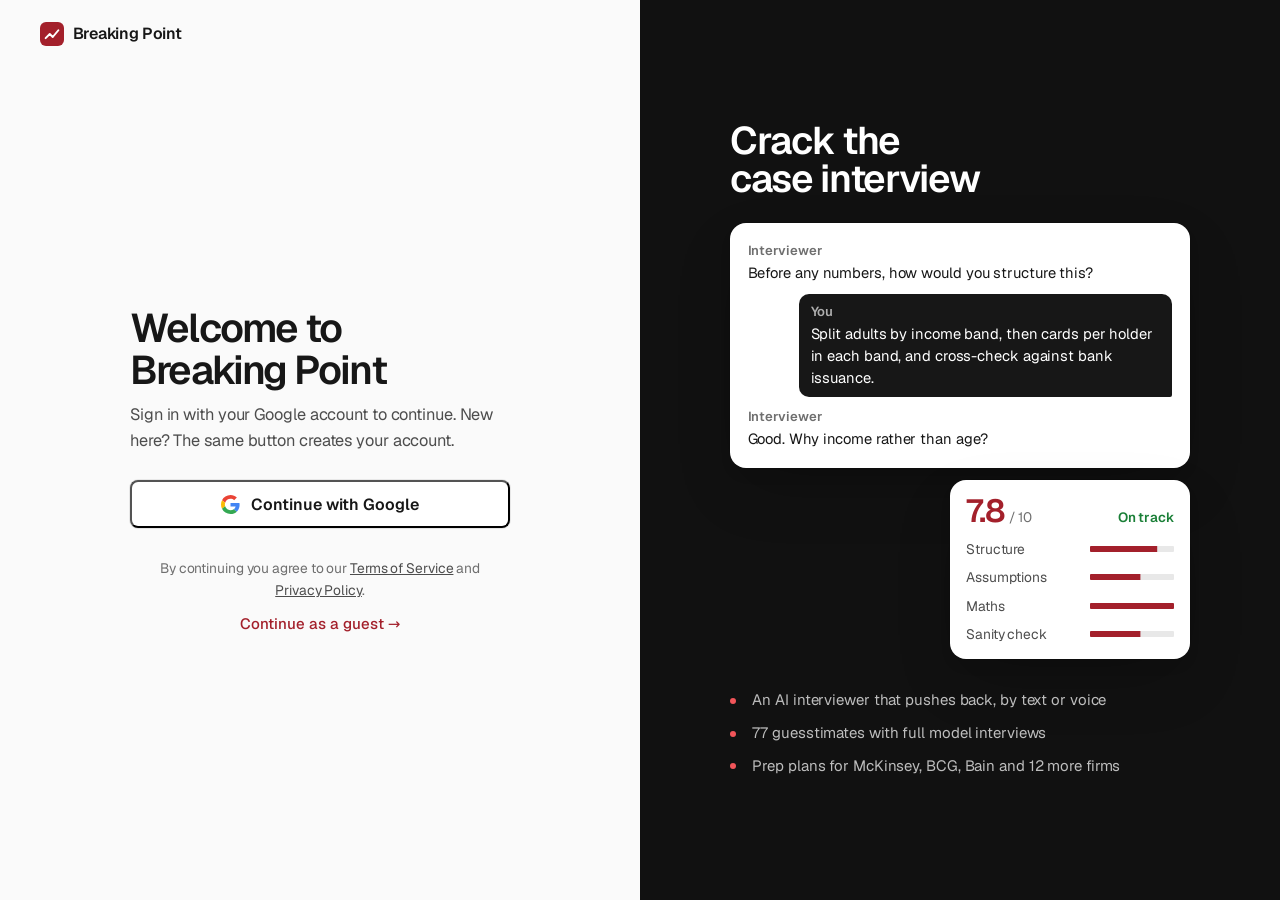
<file: learn/introduction.html>
<!doctype html>
<html lang="en">
<head>
  <meta charset="utf-8">
  <meta name="viewport" content="width=device-width, initial-scale=1, viewport-fit=cover">
  <meta name="theme-color" media="(prefers-color-scheme: light)" content="#fafafa">
  <meta name="theme-color" media="(prefers-color-scheme: dark)" content="#0a0a0a">
  <meta name="color-scheme" content="light dark">
  <title>Introduction · Breaking Point · Consulting Case Prep</title>
  <meta name="description" content="What guesstimates are, why interviewers ask them, and the five-step method.">
  <link rel="icon" href="../img/favicon.svg" type="image/svg+xml">
  <link rel="stylesheet" href="../css/style.css?v=26">
  <link rel="stylesheet" href="../css/app.css?v=26">
  <script src="../js/update.js?v=26"></script>
  <script src="../js/config.js?v=26"></script>
  <script src="../js/gate.js?v=26"></script>
  <script src="../js/track.js?v=26"></script>
</head>
<body>

<header class="site-header">
  <div class="wrap">
    <a class="brand" href="../index.html#learn" aria-label="Breaking Point home"><svg class="brand-mark" viewBox="0 0 32 32" aria-hidden="true"><rect width="32" height="32" rx="8" fill="#a3202b"/><path d="M7.5 21.5l5.5-5.5 4 4 7.5-9" fill="none" stroke="#fff" stroke-width="2.6" stroke-linecap="round" stroke-linejoin="round"/></svg><span class="brand-name">Breaking Point</span></a>
    <nav class="tabs" aria-label="Sections">
      <a href="introduction.html" aria-current="page"><svg viewBox="0 0 24 24" aria-hidden="true"><path d="M4 5.5A1.5 1.5 0 0 1 5.5 4H11v16H5.5A1.5 1.5 0 0 1 4 18.5zM20 5.5A1.5 1.5 0 0 0 18.5 4H13v16h5.5a1.5 1.5 0 0 0 1.5-1.5z"/></svg>Learn</a>
      <a href="../index.html#bank"><svg viewBox="0 0 24 24" aria-hidden="true"><path d="M9 6h11M9 12h11M9 18h11M4.5 6h.01M4.5 12h.01M4.5 18h.01"/></svg>Questions</a>
      <a href="../index.html#ai"><svg viewBox="0 0 24 24" aria-hidden="true"><path d="M4 10v4M8 7v10M12 4v16M16 7v10M20 10v4"/></svg><span class="l-long">Mock interview</span><span class="l-short">Interview</span></a>
      <a href="../index.html#drill"><svg viewBox="0 0 24 24" aria-hidden="true"><path d="M5 7h6M8 4v6M14 7h5M5 15l5 5M10 15l-5 5M14 16h5M14 19h5"/></svg>Maths</a>
      <a href="../index.html#firms"><svg viewBox="0 0 24 24" aria-hidden="true"><path d="M4 21V5a1 1 0 0 1 1-1h9a1 1 0 0 1 1 1v16M15 9h4a1 1 0 0 1 1 1v11M2 21h20M8 8h3M8 12h3M8 16h3"/></svg>Firms</a>
      <a href="../index.html#progress"><svg viewBox="0 0 24 24" aria-hidden="true"><path d="M5 20v-8M11 20V5M17 20v-5M3 20h18"/></svg>Progress</a>
    </nav>
  </div>
</header>

<main class="wrap">
<article class="learn-page">
<nav class="crumbs" aria-label="Breadcrumb"><a href="introduction.html">Learn</a> <span aria-hidden="true">/</span> Introduction</nav>
<nav aria-label="Guesstimate topics"><ol class="section-links"><li><a href="introduction.html" aria-current="page"><span class="n">1</span>Introduction</a></li><li><a href="frameworks.html"><span class="n">2</span>Frameworks</a></li><li><a href="pro-tips.html"><span class="n">3</span>Pro Tips</a></li><li><a href="worked-example.html"><span class="n">4</span>Worked Example</a></li><li><a href="numbers.html"><span class="n">5</span>Numbers Bible</a></li></ol></nav>

<h1>Introduction</h1>
<p class="subtitle">A structured way to size anything, from chai stalls to smartphone sales, in fifteen minutes and out loud.</p>

<div class="duo">
  <div class="box">
    <h2>What is a guesstimate?</h2>
    <p>A guesstimate asks you to estimate a number you cannot possibly know, such as the cars sold in India each year or the daily revenue of a petrol pump. You work it out from a handful of reasonable assumptions and some quick arithmetic.</p>
  </div>
  <div class="box">
    <h2>Why interviewers ask them</h2>
    <p>They are testing how you think, not what you know: whether you can break down an ambiguous problem, make sensible assumptions, calculate quickly and explain yourself clearly under pressure.</p>
  </div>
</div>

<h2>What the interviewer is scoring</h2>
<figure class="fig box">
  <div class="fig-scroll">
  <svg class="ill" viewBox="0 0 720 170" role="img" aria-label="Four things interviewers score: structure, assumptions, maths, communication">
    <g>
      <rect class="card" x="0" y="0" width="165" height="170" rx="3"/>
      <!-- tree icon -->
      <circle class="line" cx="82" cy="30" r="7"/><path class="line" d="M82 37 V50 M50 50 H114 M50 50 V62 M82 50 V62 M114 50 V62"/>
      <circle class="line" cx="50" cy="68" r="6"/><circle class="line" cx="82" cy="68" r="6"/><circle class="line" cx="114" cy="68" r="6"/>
      <text class="lg mid" x="82" y="108">Structure</text>
      <text class="sm mid" x="82" y="132">A clear, MECE</text><text class="sm mid" x="82" y="149">breakdown</text>
    </g>
    <g transform="translate(185,0)">
      <rect class="card" x="0" y="0" width="165" height="170" rx="3"/>
      <!-- speech bubble -->
      <path class="line" d="M52 24 H112 a8 8 0 0 1 8 8 V62 a8 8 0 0 1 -8 8 H76 L62 82 V70 H52 a8 8 0 0 1 -8 -8 V32 a8 8 0 0 1 8 -8 Z"/>
      <text class="mid it" x="82" y="54">&#8776; 30%</text>
      <text class="lg mid" x="82" y="108">Assumptions</text>
      <text class="sm mid" x="82" y="132">Reasonable, stated</text><text class="sm mid" x="82" y="149">out loud</text>
    </g>
    <g transform="translate(370,0)">
      <rect class="card" x="0" y="0" width="165" height="170" rx="3"/>
      <text class="mid" x="82" y="62" style="font-size:34px">&#215; &#247;</text>
      <text class="lg mid" x="82" y="108">Maths</text>
      <text class="sm mid" x="82" y="132">Quick, accurate,</text><text class="sm mid" x="82" y="149">well-rounded</text>
    </g>
    <g transform="translate(555,0)">
      <rect class="card" x="0" y="0" width="165" height="170" rx="3"/>
      <!-- person + waves -->
      <circle class="line" cx="70" cy="36" r="10"/><path class="line" d="M52 76 a18 18 0 0 1 36 0"/>
      <path class="line" d="M98 30 q6 8 0 16 M106 24 q10 14 0 28"/>
      <text class="lg mid" x="82" y="108">Communication</text>
      <text class="sm mid" x="82" y="132">Signposted, calm,</text><text class="sm mid" x="82" y="149">client-ready</text>
    </g>
  </svg>
  </div>
</figure>

<h2>How close is close enough?</h2>
<p>Being in the right ballpark matters more than precision. An answer anywhere from half to double the true figure, reached through clean logic, is a strong answer.</p>
<figure class="fig box">
  <div class="fig-scroll">
  <svg class="ill" viewBox="0 0 720 150" role="img" aria-label="Number line on a doubling scale: answers between half and double the true value are in the good zone">
    <rect class="panel" x="180" y="40" width="360" height="44"/>
    <text class="sc mid" x="360" y="30">good estimate zone</text>
    <line class="axis" x1="0" y1="84" x2="720" y2="84"/>
    <g>
      <line class="axis" x1="0" y1="84" x2="0" y2="92"/><text class="sm mid" x="0" y="110">&#188;&#215;</text>
      <line class="axis" x1="180" y1="84" x2="180" y2="92"/><text class="sm mid" x="180" y="110">&#189;&#215;</text>
      <line class="line2" x1="360" y1="36" x2="360" y2="92"/><text class="mid b" x="360" y="110">True value</text>
      <line class="axis" x1="540" y1="84" x2="540" y2="92"/><text class="sm mid" x="540" y="110">2&#215;</text>
      <line class="axis" x1="720" y1="84" x2="720" y2="92"/><text class="sm mid" x="720" y="110">4&#215;</text>
    </g>
    <circle class="ink" cx="300" cy="62" r="6"/><text class="sm" x="232" y="66">Answer A</text>
    <circle class="ink" cx="470" cy="62" r="6"/><text class="sm" x="482" y="66">Answer B</text>
    <circle cx="660" cy="62" r="6" fill="none" stroke="#4a070c" stroke-width="1.5"/><text class="sm end" x="648" y="66">Answer C</text>
    <text class="xs mid" x="360" y="140">Each tick is a doubling. A and B are strong answers; C needs an assumption revisited.</text>
  </svg>
  </div>
</figure>

<h2>The five steps</h2>
<figure class="fig box">
  <div class="fig-scroll">
  <svg class="ill" viewBox="0 0 720 96" role="img" aria-label="Five steps: clarification, approach, segmentation, estimation, validation">
    <g>
      <path d="M0 8 H128 L148 48 L128 88 H0 L20 48 Z" fill="#4a070c"/>
      <text class="on-dark mid sc" x="74" y="44">1 &#183; clarify</text>
      <path d="M144 8 H272 L292 48 L272 88 H144 L164 48 Z" fill="#7d0c14"/>
      <text class="on-dark mid sc" x="218" y="44">2 &#183; approach</text>
      <path d="M288 8 H416 L436 48 L416 88 H288 L308 48 Z" fill="#a5464c"/>
      <text class="on-dark mid sc" x="362" y="44">3 &#183; segment</text>
      <path d="M432 8 H560 L580 48 L560 88 H432 L452 48 Z" fill="#d3b2b4"/>
      <text class="mid sc" x="506" y="44">4 &#183; estimate</text>
      <path d="M576 8 H700 L720 48 L700 88 H576 L596 48 Z" fill="#dcc6c7"/>
      <text class="mid sc" x="650" y="44">5 &#183; validate</text>
    </g>
    <text class="on-dark mid xs" x="74" y="64" style="fill:#e6dcdc">scope &amp; units</text>
    <text class="on-dark mid xs" x="218" y="64" style="fill:#e6dcdc">demand or supply</text>
    <text class="on-dark mid xs" x="362" y="64" style="fill:#efeaea">MECE issue tree</text>
    <text class="mid xs" x="506" y="64" style="fill:#4a070c">value each branch</text>
    <text class="mid xs" x="650" y="64" style="fill:#4a070c">cross-check</text>
  </svg>
  </div>
</figure>

<p>Here is the method applied to one question: <em>&ldquo;How many new cars are sold in India each year?&rdquo;</em></p>
<div class="box">
  <table class="plain steps-table" style="max-width:none;margin:0">
    <thead><tr><th>Step</th><th>What you do</th><th>On this question</th></tr></thead>
    <tbody>
      <tr><td>1 Clarify</td><td>Fix geography, time period, units and scope.</td><td>New passenger cars only, all of India, one year, units not value.</td></tr>
      <tr><td>2 Approach</td><td>Pick demand-side or supply-side and say why.</td><td>Demand-side from households, since ownership is driven by income.</td></tr>
      <tr><td>3 Segment</td><td>Build a MECE issue tree.</td><td>Urban vs rural, then high, middle and low income.</td></tr>
      <tr><td>4 Estimate</td><td>Assign a value to each branch and calculate.</td><td>Ownership share &times; replacement every ~8 years, plus first-time buyers.</td></tr>
      <tr><td>5 Validate</td><td>Cross-check with another method or a benchmark.</td><td>Compare with reported sales of ~4 M a year and explain any gap.</td></tr>
    </tbody>
  </table>
</div>

<h2>Step 3 up close: the issue tree</h2>
<p>Segmentation is where most answers are won or lost. Draw the tree before any numbers go in, and check that each level splits cleanly, with no overlaps and no gaps.</p>
<figure class="fig box">
  <div class="fig-scroll">
  <svg class="ill" viewBox="0 0 720 230" role="img" aria-label="Issue tree: new cars sold splits into urban and rural households, each split into high, middle and low income">
    <rect class="card-ink" x="260" y="0" width="200" height="44" rx="3"/>
    <text class="mid lg" x="360" y="28">New cars sold / year</text>
    <path class="line" d="M360 44 V66 M180 66 H540 M180 66 V84 M540 66 V84"/>
    <rect class="card" x="90" y="84" width="180" height="40" rx="3"/><text class="mid" x="180" y="109">Urban households</text>
    <rect class="card" x="450" y="84" width="180" height="40" rx="3"/><text class="mid" x="540" y="109">Rural households</text>
    <path class="line" d="M180 124 V142 M60 142 H300 M60 142 V158 M180 142 V158 M300 142 V158"/>
    <path class="line" d="M540 124 V142 M420 142 H660 M420 142 V158 M540 142 V158 M660 142 V158"/>
    <g>
      <rect class="card" x="10" y="158" width="100" height="36" rx="3"/><text class="mid sm" x="60" y="181">High</text>
      <rect class="card" x="130" y="158" width="100" height="36" rx="3"/><text class="mid sm" x="180" y="181">Middle</text>
      <rect class="card" x="250" y="158" width="100" height="36" rx="3"/><text class="mid sm" x="300" y="181">Low</text>
      <rect class="card" x="370" y="158" width="100" height="36" rx="3"/><text class="mid sm" x="420" y="181">High</text>
      <rect class="card" x="490" y="158" width="100" height="36" rx="3"/><text class="mid sm" x="540" y="181">Middle</text>
      <rect class="card" x="610" y="158" width="100" height="36" rx="3"/><text class="mid sm" x="660" y="181">Low</text>
    </g>
    <text class="xs mid" x="360" y="222">Each leaf: households &#215; % owning a car &#247; years between purchases</text>
  </svg>
  </div>
</figure>
<p class="note">Before calculating, walk the interviewer through your tree and ask whether the structure makes sense. Fixing it now costs seconds; fixing it later costs the case.</p>

<nav class="pager" aria-label="Previous and next topic"><a class="next" href="frameworks.html"><span class="lbl">Next &rarr;</span><span class="ttl">Frameworks &amp; Approach</span></a></nav>
</article>
</main>

<footer class="site-foot">
  <div class="foot-inner">
    <ul class="foot-links" aria-label="Footer">
      <li><a href="introduction.html">Learn</a></li>
      <li><a href="../index.html#bank">Questions</a></li>
      <li><a href="../index.html#ai">Mock interview</a></li>
      <li><a href="../index.html#drill">Maths</a></li>
      <li><a href="../index.html#firms">Firms</a></li>
      <li><a href="../index.html#progress">Progress</a></li>
    </ul>
    <div class="foot-legal">
      <p>Breaking Point. Free Consulting Case Prep.</p>
      <nav aria-label="Legal"><a href="../privacy.html">Privacy</a><a href="../terms.html">Terms</a></nav>
    </div>
  </div>
</footer>

<script src="../js/learn.js?v=26"></script>
</body>
</html>
</file>
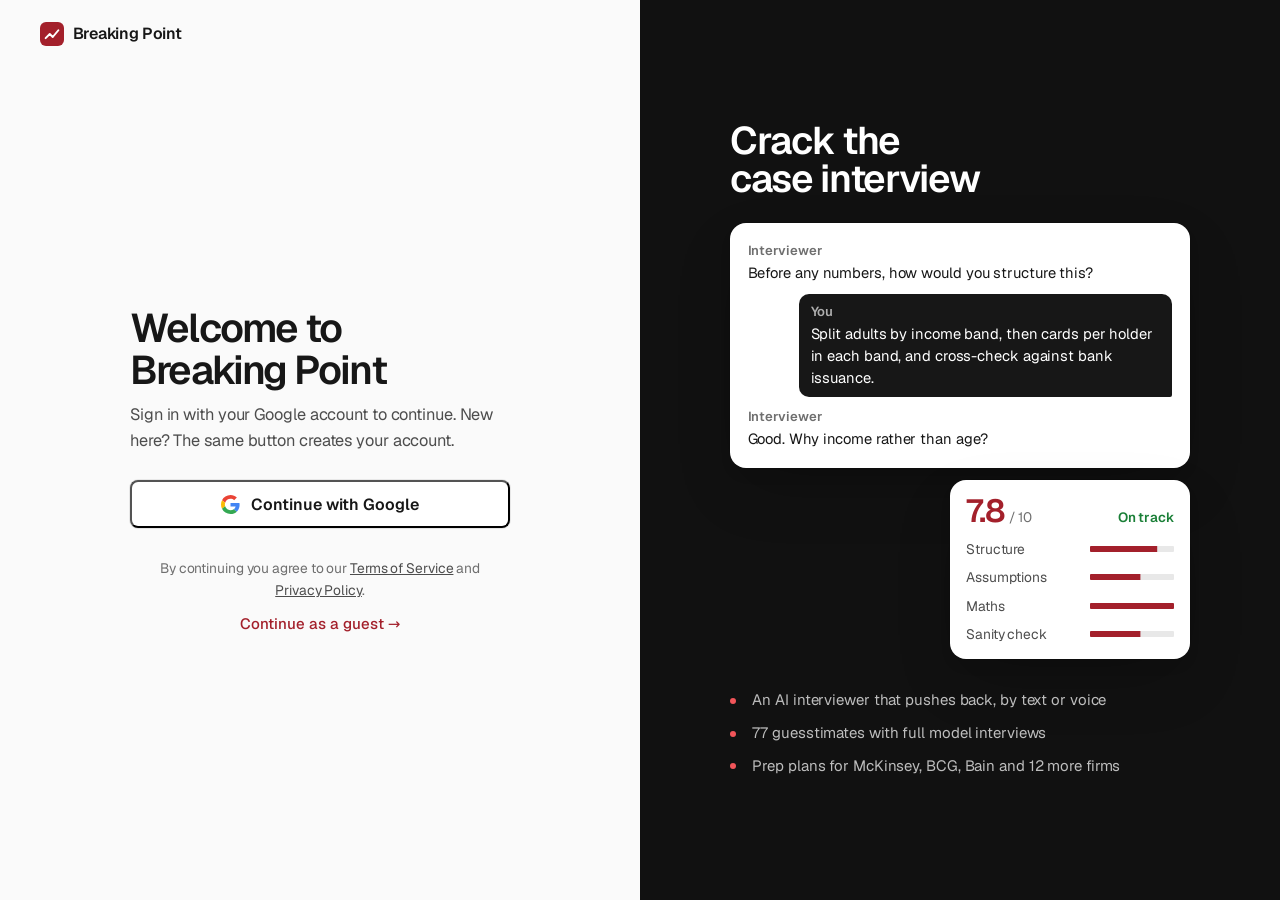
<file: learn/numbers.html>
<!doctype html>
<html lang="en">
<head>
  <meta charset="utf-8">
  <meta name="viewport" content="width=device-width, initial-scale=1, viewport-fit=cover">
  <meta name="theme-color" media="(prefers-color-scheme: light)" content="#fafafa">
  <meta name="theme-color" media="(prefers-color-scheme: dark)" content="#0a0a0a">
  <meta name="color-scheme" content="light dark">
  <title>India Numbers Bible · Breaking Point · Consulting Case Prep</title>
  <meta name="description" content="India numbers for guesstimates: demographic, economic and reference figures with sources.">
  <link rel="icon" href="../img/favicon.svg" type="image/svg+xml">
  <link rel="stylesheet" href="../css/style.css?v=26">
  <link rel="stylesheet" href="../css/app.css?v=26">
  <script src="../js/update.js?v=26"></script>
  <script src="../js/config.js?v=26"></script>
  <script src="../js/gate.js?v=26"></script>
  <script src="../js/track.js?v=26"></script>
</head>
<body>

<header class="site-header">
  <div class="wrap">
    <a class="brand" href="../index.html#learn" aria-label="Breaking Point home"><svg class="brand-mark" viewBox="0 0 32 32" aria-hidden="true"><rect width="32" height="32" rx="8" fill="#a3202b"/><path d="M7.5 21.5l5.5-5.5 4 4 7.5-9" fill="none" stroke="#fff" stroke-width="2.6" stroke-linecap="round" stroke-linejoin="round"/></svg><span class="brand-name">Breaking Point</span></a>
    <nav class="tabs" aria-label="Sections">
      <a href="introduction.html" aria-current="page"><svg viewBox="0 0 24 24" aria-hidden="true"><path d="M4 5.5A1.5 1.5 0 0 1 5.5 4H11v16H5.5A1.5 1.5 0 0 1 4 18.5zM20 5.5A1.5 1.5 0 0 0 18.5 4H13v16h5.5a1.5 1.5 0 0 0 1.5-1.5z"/></svg>Learn</a>
      <a href="../index.html#bank"><svg viewBox="0 0 24 24" aria-hidden="true"><path d="M9 6h11M9 12h11M9 18h11M4.5 6h.01M4.5 12h.01M4.5 18h.01"/></svg>Questions</a>
      <a href="../index.html#ai"><svg viewBox="0 0 24 24" aria-hidden="true"><path d="M4 10v4M8 7v10M12 4v16M16 7v10M20 10v4"/></svg><span class="l-long">Mock interview</span><span class="l-short">Interview</span></a>
      <a href="../index.html#drill"><svg viewBox="0 0 24 24" aria-hidden="true"><path d="M5 7h6M8 4v6M14 7h5M5 15l5 5M10 15l-5 5M14 16h5M14 19h5"/></svg>Maths</a>
      <a href="../index.html#firms"><svg viewBox="0 0 24 24" aria-hidden="true"><path d="M4 21V5a1 1 0 0 1 1-1h9a1 1 0 0 1 1 1v16M15 9h4a1 1 0 0 1 1 1v11M2 21h20M8 8h3M8 12h3M8 16h3"/></svg>Firms</a>
      <a href="../index.html#progress"><svg viewBox="0 0 24 24" aria-hidden="true"><path d="M5 20v-8M11 20V5M17 20v-5M3 20h18"/></svg>Progress</a>
    </nav>
  </div>
</header>

<main class="wrap">
<article class="learn-page">
<nav class="crumbs" aria-label="Breadcrumb"><a href="introduction.html">Learn</a> <span aria-hidden="true">/</span> India Numbers Bible</nav>
<nav aria-label="Guesstimate topics"><ol class="section-links"><li><a href="introduction.html"><span class="n">1</span>Introduction</a></li><li><a href="frameworks.html"><span class="n">2</span>Frameworks</a></li><li><a href="pro-tips.html"><span class="n">3</span>Pro Tips</a></li><li><a href="worked-example.html"><span class="n">4</span>Worked Example</a></li><li><a href="numbers.html" aria-current="page"><span class="n">5</span>Numbers Bible</a></li></ol></nav>

<h1>India Numbers Bible</h1>
<p class="subtitle">The figures you anchor every guesstimate on, as charts first and full tables below.</p>
<p>Rounded working values for interviews, each with its source and year. Round further when you calculate, and refresh against the source before interview season. Rows marked <span class="flag" style="font-variant:small-caps;color:var(--medium)">approx.</span> are working assumptions.</p>
<div class="subtabs" role="tablist" id="numbers-tabs"></div>
<div id="numbers-panels"></div>

<nav class="pager" aria-label="Previous and next topic"><a class="prev" href="worked-example.html"><span class="lbl">&larr; Previous</span><span class="ttl">Worked Example</span></a><a class="next" href="../index.html#bank"><span class="lbl">Next step</span><span class="ttl">Practise real questions</span></a></nav>
</article>
</main>

<footer class="site-foot">
  <div class="foot-inner">
    <ul class="foot-links" aria-label="Footer">
      <li><a href="introduction.html">Learn</a></li>
      <li><a href="../index.html#bank">Questions</a></li>
      <li><a href="../index.html#ai">Mock interview</a></li>
      <li><a href="../index.html#drill">Maths</a></li>
      <li><a href="../index.html#firms">Firms</a></li>
      <li><a href="../index.html#progress">Progress</a></li>
    </ul>
    <div class="foot-legal">
      <p>Breaking Point. Free Consulting Case Prep.</p>
      <nav aria-label="Legal"><a href="../privacy.html">Privacy</a><a href="../terms.html">Terms</a></nav>
    </div>
  </div>
</footer>

<script src="../data/numbers.js?v=26"></script>
<script src="../js/learn.js?v=26"></script>
</body>
</html>
</file>
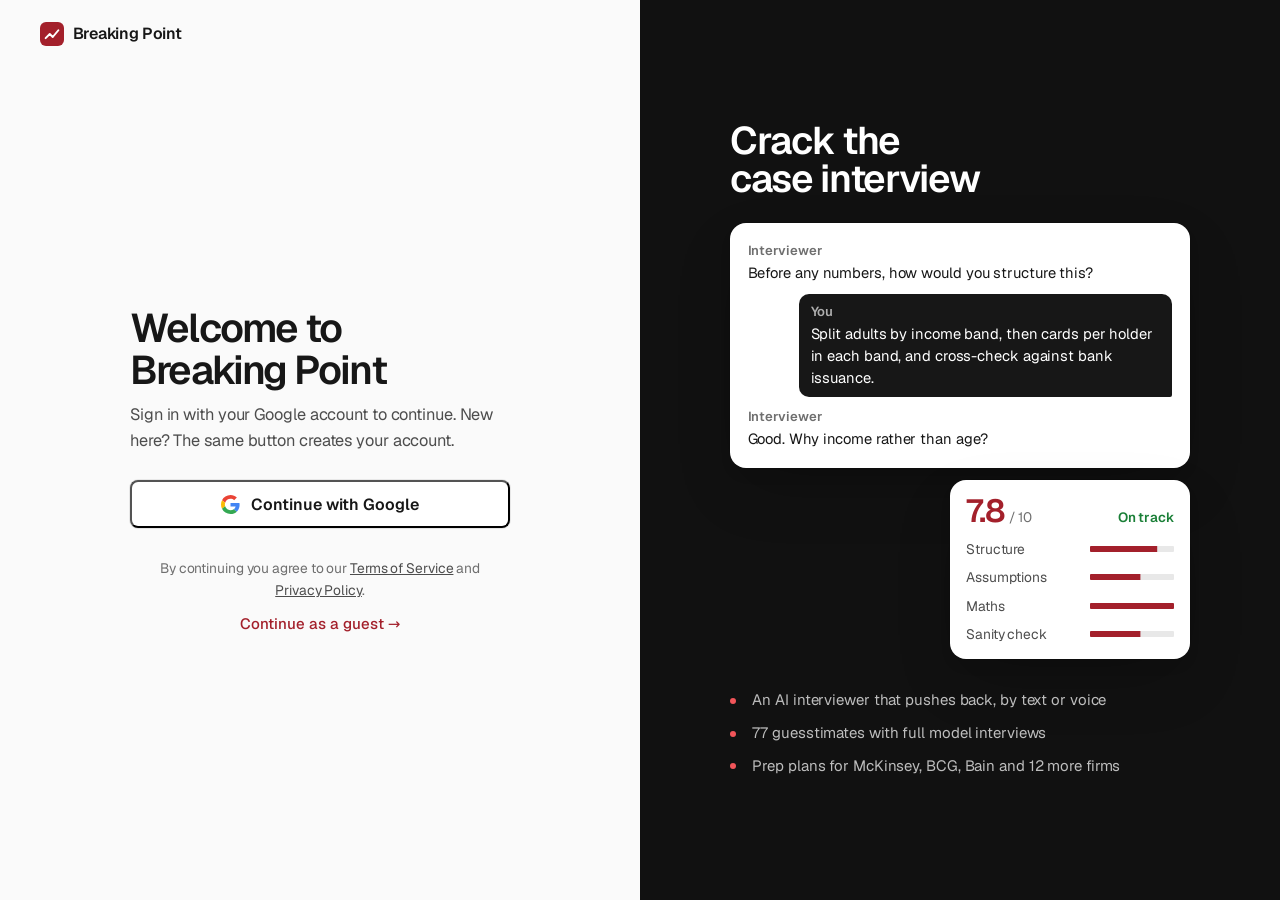
<file: learn/pro-tips.html>
<!doctype html>
<html lang="en">
<head>
  <meta charset="utf-8">
  <meta name="viewport" content="width=device-width, initial-scale=1, viewport-fit=cover">
  <meta name="theme-color" media="(prefers-color-scheme: light)" content="#fafafa">
  <meta name="theme-color" media="(prefers-color-scheme: dark)" content="#0a0a0a">
  <meta name="color-scheme" content="light dark">
  <title>Pro Tips · Breaking Point · Consulting Case Prep</title>
  <meta name="description" content="Five habits that make a guesstimate answer faster, cleaner and easier to follow.">
  <link rel="icon" href="../img/favicon.svg" type="image/svg+xml">
  <link rel="stylesheet" href="../css/style.css?v=26">
  <link rel="stylesheet" href="../css/app.css?v=26">
  <script src="../js/update.js?v=26"></script>
  <script src="../js/config.js?v=26"></script>
  <script src="../js/gate.js?v=26"></script>
  <script src="../js/track.js?v=26"></script>
</head>
<body>

<header class="site-header">
  <div class="wrap">
    <a class="brand" href="../index.html#learn" aria-label="Breaking Point home"><svg class="brand-mark" viewBox="0 0 32 32" aria-hidden="true"><rect width="32" height="32" rx="8" fill="#a3202b"/><path d="M7.5 21.5l5.5-5.5 4 4 7.5-9" fill="none" stroke="#fff" stroke-width="2.6" stroke-linecap="round" stroke-linejoin="round"/></svg><span class="brand-name">Breaking Point</span></a>
    <nav class="tabs" aria-label="Sections">
      <a href="introduction.html" aria-current="page"><svg viewBox="0 0 24 24" aria-hidden="true"><path d="M4 5.5A1.5 1.5 0 0 1 5.5 4H11v16H5.5A1.5 1.5 0 0 1 4 18.5zM20 5.5A1.5 1.5 0 0 0 18.5 4H13v16h5.5a1.5 1.5 0 0 0 1.5-1.5z"/></svg>Learn</a>
      <a href="../index.html#bank"><svg viewBox="0 0 24 24" aria-hidden="true"><path d="M9 6h11M9 12h11M9 18h11M4.5 6h.01M4.5 12h.01M4.5 18h.01"/></svg>Questions</a>
      <a href="../index.html#ai"><svg viewBox="0 0 24 24" aria-hidden="true"><path d="M4 10v4M8 7v10M12 4v16M16 7v10M20 10v4"/></svg><span class="l-long">Mock interview</span><span class="l-short">Interview</span></a>
      <a href="../index.html#drill"><svg viewBox="0 0 24 24" aria-hidden="true"><path d="M5 7h6M8 4v6M14 7h5M5 15l5 5M10 15l-5 5M14 16h5M14 19h5"/></svg>Maths</a>
      <a href="../index.html#firms"><svg viewBox="0 0 24 24" aria-hidden="true"><path d="M4 21V5a1 1 0 0 1 1-1h9a1 1 0 0 1 1 1v16M15 9h4a1 1 0 0 1 1 1v11M2 21h20M8 8h3M8 12h3M8 16h3"/></svg>Firms</a>
      <a href="../index.html#progress"><svg viewBox="0 0 24 24" aria-hidden="true"><path d="M5 20v-8M11 20V5M17 20v-5M3 20h18"/></svg>Progress</a>
    </nav>
  </div>
</header>

<main class="wrap">
<article class="learn-page">
<nav class="crumbs" aria-label="Breadcrumb"><a href="introduction.html">Learn</a> <span aria-hidden="true">/</span> Pro Tips</nav>
<nav aria-label="Guesstimate topics"><ol class="section-links"><li><a href="introduction.html"><span class="n">1</span>Introduction</a></li><li><a href="frameworks.html"><span class="n">2</span>Frameworks</a></li><li><a href="pro-tips.html" aria-current="page"><span class="n">3</span>Pro Tips</a></li><li><a href="worked-example.html"><span class="n">4</span>Worked Example</a></li><li><a href="numbers.html"><span class="n">5</span>Numbers Bible</a></li></ol></nav>

<h1>Pro Tips</h1>
<p class="subtitle">Five habits that make an answer faster, cleaner and easier to follow.</p>

<ul class="tips">
  <li>
    <svg class="tip-ico" viewBox="0 0 44 44" aria-hidden="true"><path d="M8 8 H36 a4 4 0 0 1 4 4 V26 a4 4 0 0 1 -4 4 H20 L12 37 V30 H8 a4 4 0 0 1 -4 -4 V12 a4 4 0 0 1 4 -4 Z"/><text x="22" y="25" text-anchor="middle" font-size="16">?</text></svg>
    <b>Ask before you solve</b>Clarify scope, geography, time frame and units.<span class="eg">&ldquo;Global or India? Per day or per year? Volume or value?&rdquo;</span>
  </li>
  <li>
    <svg class="tip-ico" viewBox="0 0 44 44" aria-hidden="true"><circle cx="22" cy="8" r="4"/><path d="M22 12 V38 M14 18 H30 M8 28 a14 14 0 0 0 28 0 M8 28 l-3 3 M8 28 l4 2 M36 28 l3 3 M36 28 l-4 2"/></svg>
    <b>Anchor on benchmarks</b>Start from numbers you know cold: population, households, GDP.<span class="eg">India &asymp; 140 Cr people &asymp; 30 Cr households.</span>
  </li>
  <li>
    <svg class="tip-ico" viewBox="0 0 44 44" aria-hidden="true"><rect x="4" y="12" width="12" height="26"/><path d="M7 18 h6 M7 24 h6 M7 30 h6"/><rect x="28" y="22" width="12" height="16"/><path d="M31 28 h6"/><path d="M19 22 h6 M19 27 h6"/></svg>
    <b>Borrow by analogy</b>Scale a comparable market or city by population and income.<span class="eg">&ldquo;If Mumbai has X, Pune at a third the size has ~X/3.&rdquo;</span>
  </li>
  <li>
    <svg class="tip-ico" viewBox="0 0 44 44" aria-hidden="true"><text x="2" y="18" font-size="13">103</text><path d="M14 22 v8 M10 26 l4 4 l4 -4"/><text x="4" y="42" font-size="15" font-weight="bold">100</text></svg>
    <b>Round aggressively</b>Pick numbers that divide cleanly and keep the maths out loud.<span class="eg">Use 100 M, not 103 M; 4 per household, not 4.4.</span>
  </li>
  <li>
    <svg class="tip-ico" viewBox="0 0 44 44" aria-hidden="true"><path d="M22 6 L40 14 L22 22 L4 14 Z"/><path d="M4 22 L22 30 L40 22"/><path d="M4 30 L22 38 L40 30"/></svg>
    <b>Think in layers</b>Primary drivers first, then secondary adjustments, then a sanity test.<span class="eg">Population &rarr; seasonality &rarr; &ldquo;is 1 B cars in one city plausible?&rdquo;</span>
  </li>
</ul>

<h2>Thinking in layers, drawn out</h2>
<p>Build every estimate in three passes. The first pass gets you within range; the second makes it realistic; the third catches mistakes before the interviewer does.</p>
<figure class="fig box">
  <div class="fig-scroll">
  <svg class="ill" viewBox="0 0 720 200" role="img" aria-label="Three layers: primary drivers, secondary adjustments, sanity test">
    <rect x="0" y="0" width="720" height="56" fill="#4a070c"/>
    <text class="on-dark lg" x="20" y="34">1 &#183; Primary drivers</text>
    <text class="on-dark sm" x="300" y="34" style="fill:#e6dcdc">population &#183; income &#183; usage frequency &#183; price</text>
    <rect x="40" y="68" width="680" height="56" fill="#a5464c"/>
    <text class="on-dark lg" x="60" y="102">2 &#183; Secondary adjustments</text>
    <text class="on-dark sm" x="340" y="102" style="fill:#efeaea">seasonality &#183; regional mix &#183; repeat purchase</text>
    <rect x="80" y="136" width="640" height="56" fill="#e6dcdc"/>
    <text class="lg" x="100" y="170">3 &#183; Sanity test</text>
    <text class="sm" x="340" y="170" style="fill:#4a070c">compare with a benchmark or second method</text>
  </svg>
  </div>
</figure>

<h2>Round like this</h2>
<div class="box">
  <table class="plain" style="max-width:none;margin:0">
    <thead><tr><th>Exact</th><th>Say</th><th>Why it helps</th></tr></thead>
    <tbody>
      <tr><td>1.44 billion people</td><td>140 Cr</td><td>Divides cleanly by 4 and 7.</td></tr>
      <tr><td>4.4 people per household</td><td>4 (urban) / 5 (rural)</td><td>Turns population into households in one step.</td></tr>
      <tr><td>365 days</td><td>~360</td><td>Divides cleanly by 12 and 30.</td></tr>
      <tr><td>103 M users</td><td>100 M</td><td>Percentages become mental maths.</td></tr>
    </tbody>
  </table>
</div>
<p class="note">Say the rounding out loud (&ldquo;call it 140 crore for easy maths&rdquo;) so the interviewer knows it&rsquo;s deliberate.</p>

<nav class="pager" aria-label="Previous and next topic"><a class="prev" href="frameworks.html"><span class="lbl">&larr; Previous</span><span class="ttl">Frameworks &amp; Approach</span></a><a class="next" href="worked-example.html"><span class="lbl">Next &rarr;</span><span class="ttl">Worked Example</span></a></nav>
</article>
</main>

<footer class="site-foot">
  <div class="foot-inner">
    <ul class="foot-links" aria-label="Footer">
      <li><a href="introduction.html">Learn</a></li>
      <li><a href="../index.html#bank">Questions</a></li>
      <li><a href="../index.html#ai">Mock interview</a></li>
      <li><a href="../index.html#drill">Maths</a></li>
      <li><a href="../index.html#firms">Firms</a></li>
      <li><a href="../index.html#progress">Progress</a></li>
    </ul>
    <div class="foot-legal">
      <p>Breaking Point. Free Consulting Case Prep.</p>
      <nav aria-label="Legal"><a href="../privacy.html">Privacy</a><a href="../terms.html">Terms</a></nav>
    </div>
  </div>
</footer>

<script src="../js/learn.js?v=26"></script>
</body>
</html>
</file>
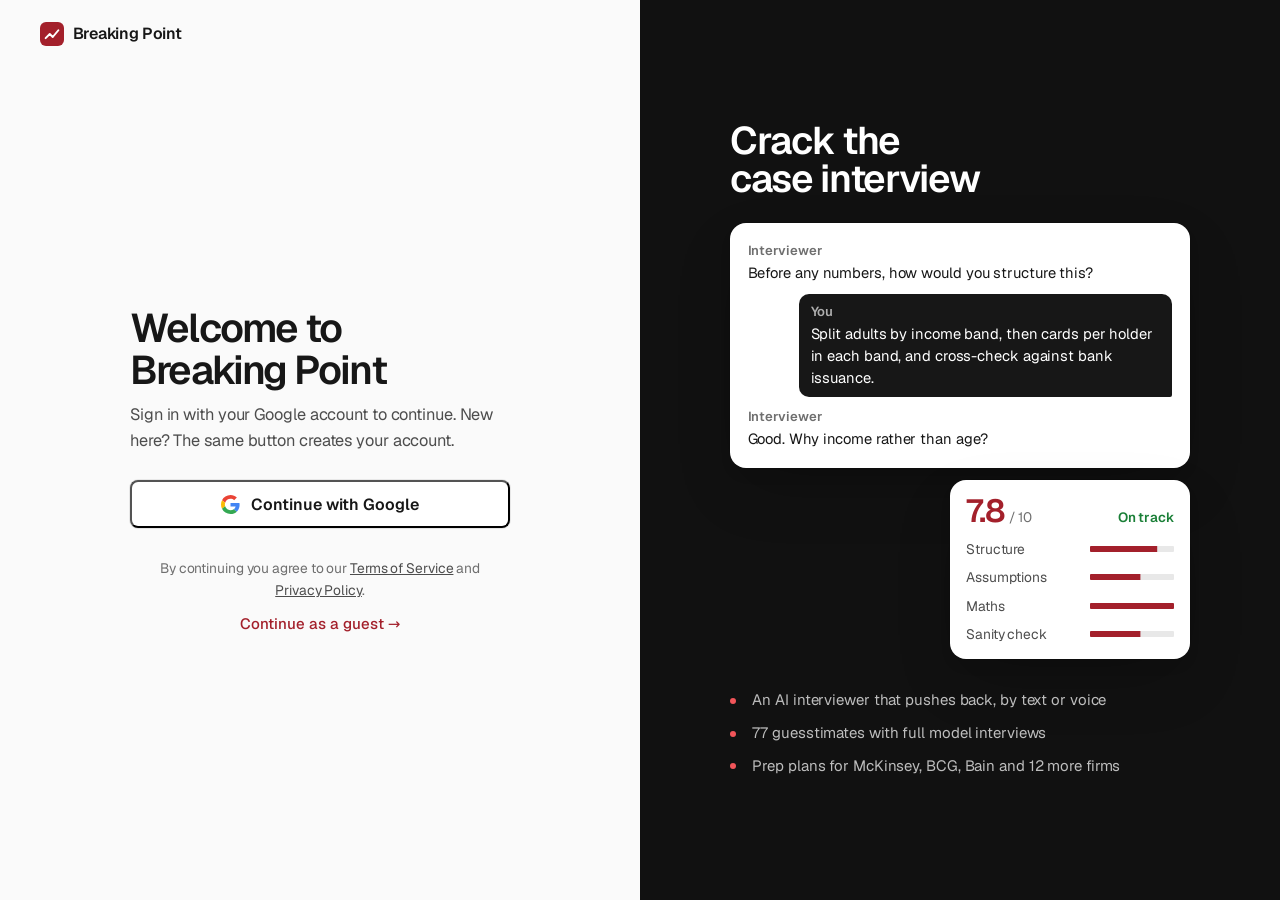
<file: learn/worked-example.html>
<!doctype html>
<html lang="en">
<head>
  <meta charset="utf-8">
  <meta name="viewport" content="width=device-width, initial-scale=1, viewport-fit=cover">
  <meta name="theme-color" media="(prefers-color-scheme: light)" content="#fafafa">
  <meta name="theme-color" media="(prefers-color-scheme: dark)" content="#0a0a0a">
  <meta name="color-scheme" content="light dark">
  <title>Worked Example · Breaking Point · Consulting Case Prep</title>
  <meta name="description" content="A full guesstimate interview walkthrough, revealed one step at a time.">
  <link rel="icon" href="../img/favicon.svg" type="image/svg+xml">
  <link rel="stylesheet" href="../css/style.css?v=26">
  <link rel="stylesheet" href="../css/app.css?v=26">
  <script src="../js/update.js?v=26"></script>
  <script src="../js/config.js?v=26"></script>
  <script src="../js/gate.js?v=26"></script>
  <script src="../js/track.js?v=26"></script>
</head>
<body>

<header class="site-header">
  <div class="wrap">
    <a class="brand" href="../index.html#learn" aria-label="Breaking Point home"><svg class="brand-mark" viewBox="0 0 32 32" aria-hidden="true"><rect width="32" height="32" rx="8" fill="#a3202b"/><path d="M7.5 21.5l5.5-5.5 4 4 7.5-9" fill="none" stroke="#fff" stroke-width="2.6" stroke-linecap="round" stroke-linejoin="round"/></svg><span class="brand-name">Breaking Point</span></a>
    <nav class="tabs" aria-label="Sections">
      <a href="introduction.html" aria-current="page"><svg viewBox="0 0 24 24" aria-hidden="true"><path d="M4 5.5A1.5 1.5 0 0 1 5.5 4H11v16H5.5A1.5 1.5 0 0 1 4 18.5zM20 5.5A1.5 1.5 0 0 0 18.5 4H13v16h5.5a1.5 1.5 0 0 0 1.5-1.5z"/></svg>Learn</a>
      <a href="../index.html#bank"><svg viewBox="0 0 24 24" aria-hidden="true"><path d="M9 6h11M9 12h11M9 18h11M4.5 6h.01M4.5 12h.01M4.5 18h.01"/></svg>Questions</a>
      <a href="../index.html#ai"><svg viewBox="0 0 24 24" aria-hidden="true"><path d="M4 10v4M8 7v10M12 4v16M16 7v10M20 10v4"/></svg><span class="l-long">Mock interview</span><span class="l-short">Interview</span></a>
      <a href="../index.html#drill"><svg viewBox="0 0 24 24" aria-hidden="true"><path d="M5 7h6M8 4v6M14 7h5M5 15l5 5M10 15l-5 5M14 16h5M14 19h5"/></svg>Maths</a>
      <a href="../index.html#firms"><svg viewBox="0 0 24 24" aria-hidden="true"><path d="M4 21V5a1 1 0 0 1 1-1h9a1 1 0 0 1 1 1v16M15 9h4a1 1 0 0 1 1 1v11M2 21h20M8 8h3M8 12h3M8 16h3"/></svg>Firms</a>
      <a href="../index.html#progress"><svg viewBox="0 0 24 24" aria-hidden="true"><path d="M5 20v-8M11 20V5M17 20v-5M3 20h18"/></svg>Progress</a>
    </nav>
  </div>
</header>

<main class="wrap">
<article class="learn-page">
<nav class="crumbs" aria-label="Breadcrumb"><a href="introduction.html">Learn</a> <span aria-hidden="true">/</span> Worked Example</nav>
<nav aria-label="Guesstimate topics"><ol class="section-links"><li><a href="introduction.html"><span class="n">1</span>Introduction</a></li><li><a href="frameworks.html"><span class="n">2</span>Frameworks</a></li><li><a href="pro-tips.html"><span class="n">3</span>Pro Tips</a></li><li><a href="worked-example.html" aria-current="page"><span class="n">4</span>Worked Example</a></li><li><a href="numbers.html"><span class="n">5</span>Numbers Bible</a></li></ol></nav>

<h1>Worked Example: Multiplex Tickets</h1>
        <p>Work through it the way a live interview runs: open one step at a time and try each step yourself before you reveal it.</p>

        <div class="stepper-bar" id="stepper-bar">
          <span class="progress" id="stepper-progress"></span>
          <button class="btn" type="button" id="stepper-next">Reveal next step</button>
          <button class="btn ghost" type="button" id="stepper-all">Show all</button>
          <button class="btn ghost" type="button" id="stepper-reset">Start over</button>
        </div>

        <ol class="steps-x" id="stepper">
          <li class="step-x">
            <button type="button"><span class="n">1</span><span class="t">The question, as asked</span><span class="chev" aria-hidden="true"></span></button>
            <div class="body">
              <p><em>&ldquo;How many movie tickets does a multiplex sell in a day?&rdquo;</em></p>
            </div>
          </li>

          <li class="step-x">
            <button type="button"><span class="n">2</span><span class="t">Clarifying questions, and why each matters</span><span class="chev" aria-hidden="true"></span></button>
            <div class="body">
              <ul class="qa">
                <li><span class="q">&ldquo;Which city: a metro, a Tier-2 city or smaller?&rdquo;</span><span class="a">Pune.</span><span class="why">Occupancy and ticket demand vary a lot by city, and the city fixes the population for the cross-check.</span></li>
                <li><span class="q">&ldquo;A typical day, or a weekend or big release?&rdquo;</span><span class="a">An average day in a normal week, with no mega-release.</span><span class="why">This stops you anchoring on a peak and tells you to average weekdays with weekends.</span></li>
                <li><span class="q">&ldquo;How many screens, and is it in a mall?&rdquo;</span><span class="a">Four screens, in a mall.</span><span class="why">Capacity is the binding constraint, so this is the most important number to lock down.</span></li>
                <li><span class="q">&ldquo;Tickets only, or F&amp;B and revenue too?&rdquo;</span><span class="a">Tickets only.</span><span class="why">It fixes the output unit, so you don&rsquo;t end up solving a bigger problem than was asked.</span></li>
                <li><span class="q">&ldquo;Should I include private screenings and corporate bookings?&rdquo;</span><span class="a">Ignore them.</span><span class="why">They&rsquo;re small, but asking shows you&rsquo;ve considered every segment. Dropping them saves time.</span></li>
              </ul>
            </div>
          </li>

          <li class="step-x">
            <button type="button"><span class="n">3</span><span class="t">Approach and framework</span><span class="chev" aria-hidden="true"></span></button>
            <div class="body">
              <p>Use a <strong>supply-side</strong> approach: seats &times; shows is fixed and knowable, and demand only decides how full each show is. Split by weekday and weekend because occupancy differs sharply, and split each day into show slots.</p>
<figure class="fig"><div class="fig-scroll"><svg class="ill" viewBox="0 0 720 250" role="img" aria-label="Issue tree: average tickets per day splits into weekday and weekend, each equal to screens times seats times the sum of occupancy across five show slots">
  <rect class="card-ink" x="250" y="0" width="220" height="44" rx="3"/><text class="mid lg" x="360" y="28">Tickets per day (avg.)</text>
  <path class="line" d="M360 44 V64 M180 64 H540 M180 64 V82 M540 64 V82"/>
  <rect class="card" x="80" y="82" width="200" height="44" rx="3"/><text class="mid" x="180" y="102">Weekday</text><text class="mid xs" x="180" y="118">5 of 7 days</text>
  <rect class="card" x="440" y="82" width="200" height="44" rx="3"/><text class="mid" x="540" y="102">Weekend</text><text class="mid xs" x="540" y="118">2 of 7 days</text>
  <path class="line" d="M180 126 V146 M540 126 V146"/>
  <rect x="30" y="146" width="300" height="40" rx="3" fill="#e6dcdc"/><text class="mid sm" x="180" y="171" style="fill:#4a070c">4 screens &#215; 200 seats &#215; &#931; occupancy</text>
  <rect x="390" y="146" width="300" height="40" rx="3" fill="#e6dcdc"/><text class="mid sm" x="540" y="171" style="fill:#4a070c">4 screens &#215; 200 seats &#215; &#931; occupancy</text>
  <path class="dash" d="M180 186 V206 M540 186 V206"/>
  <g>
    <rect x="45" y="206" width="54" height="30" fill="#4a070c"/><rect x="101" y="206" width="54" height="30" fill="#7d0c14"/><rect x="157" y="206" width="54" height="30" fill="#a5464c"/><rect x="213" y="206" width="54" height="30" fill="#d3b2b4"/><rect x="269" y="206" width="54" height="30" fill="#dcc6c7"/>
    <text class="mid xs on-dark" x="72" y="225" style="fill:#ffffff">10am</text><text class="mid xs" x="128" y="225" style="fill:#ffffff">1pm</text><text class="mid xs" x="184" y="225" style="fill:#ffffff">4pm</text><text class="mid xs" x="240" y="225" style="fill:#4a070c">7pm</text><text class="mid xs" x="296" y="225" style="fill:#4a070c">10pm</text>
  </g>
  <g transform="translate(360,0)">
    <rect x="45" y="206" width="54" height="30" fill="#4a070c"/><rect x="101" y="206" width="54" height="30" fill="#7d0c14"/><rect x="157" y="206" width="54" height="30" fill="#a5464c"/><rect x="213" y="206" width="54" height="30" fill="#d3b2b4"/><rect x="269" y="206" width="54" height="30" fill="#dcc6c7"/>
    <text class="mid xs" x="72" y="225" style="fill:#ffffff">10am</text><text class="mid xs" x="128" y="225" style="fill:#ffffff">1pm</text><text class="mid xs" x="184" y="225" style="fill:#ffffff">4pm</text><text class="mid xs" x="240" y="225" style="fill:#4a070c">7pm</text><text class="mid xs" x="296" y="225" style="fill:#4a070c">10pm</text>
  </g>
</svg></div><figcaption>Five show slots per screen, each with its own occupancy.</figcaption></figure>
            </div>
          </li>

          <li class="step-x">
            <button type="button"><span class="n">4</span><span class="t">Step-by-step calculation</span><span class="chev" aria-hidden="true"></span></button>
            <div class="body">
              <p>Seats per round of shows: 4 screens &times; <span class="assume">200 seats each</span> = <strong>800 seats</strong>. <span class="assume">5 shows per screen</span> (10am, 1pm, 4pm, 7pm, 10pm).</p>
              <table class="plain">
                <thead><tr><th>Slot</th><th>Weekday occupancy</th><th>Weekend occupancy</th></tr></thead>
                <tbody>
                  <tr><td>Morning</td><td>15%</td><td>30%</td></tr>
                  <tr><td>Matinee</td><td>25%</td><td>50%</td></tr>
                  <tr><td>Afternoon</td><td>30%</td><td>60%</td></tr>
                  <tr><td>Evening</td><td>60%</td><td>90%</td></tr>
                  <tr><td>Night</td><td>45%</td><td>75%</td></tr>
                  <tr class="total"><td>Sum of occupancies</td><td>1.75</td><td>3.05</td></tr>
                </tbody>
              </table>
              <figure class="fig"><p class="fig-title">Occupancy by show slot</p><div class="fig-scroll"><svg class="ill" viewBox="0 0 720 215" role="img" aria-label="Occupancy by show slot, weekday versus weekend">
  <path class="rule" d="M50 110 H710 M50 20 H710"/><text class="xs end" x="44" y="114">50%</text><text class="xs end" x="44" y="24">100%</text>
  <line class="axis" x1="50" y1="200" x2="710" y2="200"/><rect class="hit" x="70" y="173" width="40" height="27" rx="2" fill="#d3b2b4"><title>10am weekday: 15%</title></rect><rect class="hit" x="112" y="146" width="40" height="54" rx="2" fill="#4a070c"><title>10am weekend: 30%</title></rect><text class="xs mid" x="90" y="167">15%</text><text class="xs mid" x="132" y="140">30%</text><text class="sm mid" x="111" y="220">10am</text><rect class="hit" x="200" y="155" width="40" height="45" rx="2" fill="#d3b2b4"><title>1pm weekday: 25%</title></rect><rect class="hit" x="242" y="110" width="40" height="90" rx="2" fill="#4a070c"><title>1pm weekend: 50%</title></rect><text class="xs mid" x="220" y="149">25%</text><text class="xs mid" x="262" y="104">50%</text><text class="sm mid" x="241" y="220">1pm</text><rect class="hit" x="330" y="146" width="40" height="54" rx="2" fill="#d3b2b4"><title>4pm weekday: 30%</title></rect><rect class="hit" x="372" y="92" width="40" height="108" rx="2" fill="#4a070c"><title>4pm weekend: 60%</title></rect><text class="xs mid" x="350" y="140">30%</text><text class="xs mid" x="392" y="86">60%</text><text class="sm mid" x="371" y="220">4pm</text><rect class="hit" x="460" y="92" width="40" height="108" rx="2" fill="#d3b2b4"><title>7pm weekday: 60%</title></rect><rect class="hit" x="502" y="38" width="40" height="162" rx="2" fill="#4a070c"><title>7pm weekend: 90%</title></rect><text class="xs mid" x="480" y="86">60%</text><text class="xs mid" x="522" y="32">90%</text><text class="sm mid" x="501" y="220">7pm</text><rect class="hit" x="590" y="119" width="40" height="81" rx="2" fill="#d3b2b4"><title>10pm weekday: 45%</title></rect><rect class="hit" x="632" y="65" width="40" height="135" rx="2" fill="#4a070c"><title>10pm weekend: 75%</title></rect><text class="xs mid" x="610" y="113">45%</text><text class="xs mid" x="652" y="59">75%</text><text class="sm mid" x="631" y="220">10pm</text>
</svg></div><ul class="legend"><li><i style="background:#d3b2b4"></i>Weekday</li><li><i style="background:#4a070c"></i>Weekend</li></ul></figure>
              <p>Weekday: 800 &times; 1.75 = <strong>1,400 tickets</strong>. Weekend: 800 &times; 3.05 = <strong>2,440 tickets</strong>.</p>
              <p>Average day = (5 &times; 1,400 + 2 &times; 2,440) &divide; 7 = 11,880 &divide; 7 &asymp; <strong>1,700 tickets</strong>.</p>
            </div>
          </li>

          <li class="step-x">
            <button type="button"><span class="n">5</span><span class="t">Sanity check with an independent method</span><span class="chev" aria-hidden="true"></span></button>
            <div class="body">
              <p>Cross-check from the <strong>demand side</strong> using only city-level assumptions, none of the capacity numbers above.</p>
              <p>Pune &asymp; <span class="assume">7 M people</span> &times; <span class="assume">60% aged 15&ndash;55</span> &times; <span class="assume">50% can afford a multiplex</span> = 2.1 M multiplex-goers.</p>
              <p>2.1 M &times; <span class="assume">8 visits a year</span> = 16.8 M tickets a year &divide; 365 &asymp; 46,000 tickets a day across the city.</p>
              <p>Spread over <span class="assume">~120 multiplex screens in Pune</span>, that&rsquo;s ~385 per screen, so ~<strong>1,550 tickets a day</strong> for a 4-screen multiplex.</p>
              <figure class="fig"><div class="fig-scroll"><svg class="ill" viewBox="0 0 720 120" role="img" aria-label="Demand-side chain from Pune population to tickets for one multiplex">
  <rect class="card" x="0" y="10" width="126" height="76" rx="3"/><text class="mid lg" x="63" y="44">7 M</text><text class="mid xs" x="63" y="66">people in Pune</text>
  <text class="mid" x="138" y="54">&#8594;</text>
  <rect class="card" x="150" y="10" width="126" height="76" rx="3"/><text class="mid lg" x="213" y="44">2.1 M</text><text class="mid xs" x="213" y="66">15&#8211;55 &amp; can afford</text>
  <text class="mid" x="288" y="54">&#8594;</text>
  <rect class="card" x="300" y="10" width="126" height="76" rx="3"/><text class="mid lg" x="363" y="44">16.8 M</text><text class="mid xs" x="363" y="66">tickets / yr (&#215;8)</text>
  <text class="mid" x="438" y="54">&#8594;</text>
  <rect class="card" x="450" y="10" width="126" height="76" rx="3"/><text class="mid lg" x="513" y="44">46 k</text><text class="mid xs" x="513" y="66">tickets / day</text>
  <text class="mid" x="588" y="54">&#8594;</text>
  <rect x="600" y="10" width="120" height="76" rx="3" fill="#4a070c"/><text class="mid lg on-dark" x="660" y="44">~1,550</text><text class="mid xs" x="660" y="66" style="fill:#e6dcdc">&#247;120 screens &#215;4</text>
  <text class="xs mid" x="360" y="110">Uses only city-level assumptions, none of the capacity numbers from step 4</text>
</svg></div></figure>
            </div>
          </li>

          <li class="step-x">
            <button type="button"><span class="n">6</span><span class="t">Final answer</span><span class="chev" aria-hidden="true"></span></button>
            <div class="body">
              
              <figure class="fig"><div class="fig-scroll"><svg class="ill" viewBox="0 0 720 110" role="img" aria-label="Supply side 1,700 versus demand side 1,550 tickets per day">
  <text class="end" x="150" y="32">Supply side</text><rect class="hit" x="160" y="14" width="476" height="26" rx="2" fill="#4a070c"><title>Supply side: ~1,700 tickets/day</title></rect><text class="b" x="644" y="33">~1,700</text>
  <text class="end" x="150" y="76">Demand side</text><rect class="hit" x="160" y="58" width="434" height="26" rx="2" fill="#d3b2b4"><title>Demand side: ~1,550 tickets/day</title></rect><text class="b" x="602" y="77">~1,550</text>
  <text class="xs" x="160" y="104">tickets per day &#183; within ~10% of each other</text>
</svg></div></figure>
              <div class="answer">
                <p><strong>A 4-screen Pune multiplex sells about 1,700 tickets on an average day.</strong> The two methods agree within ~10%.</p>
                <p class="note">Most sensitive assumptions: evening occupancy and seats per screen. Each moves the answer by about 15&ndash;20%.</p>
              </div>
            </div>
          </li>
        </ol>

<nav class="pager" aria-label="Previous and next topic"><a class="prev" href="pro-tips.html"><span class="lbl">&larr; Previous</span><span class="ttl">Pro Tips</span></a><a class="next" href="numbers.html"><span class="lbl">Next &rarr;</span><span class="ttl">India Numbers Bible</span></a></nav>
</article>
</main>

<footer class="site-foot">
  <div class="foot-inner">
    <ul class="foot-links" aria-label="Footer">
      <li><a href="introduction.html">Learn</a></li>
      <li><a href="../index.html#bank">Questions</a></li>
      <li><a href="../index.html#ai">Mock interview</a></li>
      <li><a href="../index.html#drill">Maths</a></li>
      <li><a href="../index.html#firms">Firms</a></li>
      <li><a href="../index.html#progress">Progress</a></li>
    </ul>
    <div class="foot-legal">
      <p>Breaking Point. Free Consulting Case Prep.</p>
      <nav aria-label="Legal"><a href="../privacy.html">Privacy</a><a href="../terms.html">Terms</a></nav>
    </div>
  </div>
</footer>

<script src="../js/learn.js?v=26"></script>
</body>
</html>
</file>
<file: css/style.css>
/* =====================================================================
   Breaking Point — Consulting Case Prep
   Design system, header, footer, shared components and the home page.
   App screens live in app.css.

   Principles (Emil Kowalski's design engineering, Apple's fluid interfaces):
   - Depth from soft, semi-transparent shadows rather than solid borders.
   - Chrome is a translucent material; content scrolls underneath it.
   - Type tracks with size: tight on display, neutral on body.
   - Motion has a purpose: feedback on press, spatial consistency on
     enter/exit, state changes made legible. Custom curves, transform and
     opacity only, under 300ms for UI, interruptible transitions, hover only
     on real pointers, and a gentler (not absent) version under reduced motion.
   ===================================================================== */

@font-face {
  font-family: "Geist";
  src: url("../fonts/geist-latin-wght-normal.woff2") format("woff2-variations"), url("../fonts/geist-latin-wght-normal.woff2") format("woff2");
  font-weight: 100 900; font-style: normal; font-display: swap;
}
@font-face {
  font-family: "Geist Mono";
  src: url("../fonts/geist-mono-latin-wght-normal.woff2") format("woff2-variations"), url("../fonts/geist-mono-latin-wght-normal.woff2") format("woff2");
  font-weight: 100 900; font-style: normal; font-display: swap;
}

:root {
  color-scheme: light dark;

  /* Neutrals (light) */
  --bg: #fafafa;
  --raised: #ffffff;
  --surface: #f2f2f2;        /* tracks, pressed rows, wells */
  --surface-2: #e8e8e8;
  --hover: rgba(0, 0, 0, 0.04);
  --line: rgba(0, 0, 0, 0.08);       /* hairlines inside tables and lists only */
  --line-strong: rgba(0, 0, 0, 0.14);
  --text: #171717;
  --text-2: #4d4d4d;
  --text-3: #6f6f6f;

  /* Brand: oxblood, used for the mark, the data and the moments that matter */
  --brand: #a3202b;
  --brand-hover: #8a1922;
  --brand-ink: #ffffff;
  --brand-soft: rgba(163, 32, 43, 0.08);
  --brand-soft-2: rgba(163, 32, 43, 0.16);

  /* Primary action: ink, inverted in dark mode */
  --primary: #171717;
  --primary-hover: #383838;
  --primary-ink: #ffffff;

  --ok: #1a7f37;
  --ok-soft: rgba(26, 127, 55, 0.1);
  --warn: #9a6700;
  --warn-soft: rgba(154, 103, 0, 0.1);
  --bad: #cf222e;
  --bad-soft: rgba(207, 34, 46, 0.08);

  /* Depth: semi-transparent layers, never a solid border */
  --ring: 0 0 0 1px rgba(0, 0, 0, 0.08);
  --shadow-sm: 0 0 0 1px rgba(0, 0, 0, 0.07), 0 1px 2px rgba(0, 0, 0, 0.04);
  --shadow: 0 0 0 1px rgba(0, 0, 0, 0.06), 0 1px 2px rgba(0, 0, 0, 0.04), 0 4px 12px -2px rgba(0, 0, 0, 0.05);
  --shadow-md: 0 0 0 1px rgba(0, 0, 0, 0.06), 0 2px 4px rgba(0, 0, 0, 0.04), 0 12px 32px -8px rgba(0, 0, 0, 0.12);
  --shadow-lg: 0 0 0 1px rgba(0, 0, 0, 0.06), 0 8px 16px -4px rgba(0, 0, 0, 0.08), 0 24px 64px -12px rgba(0, 0, 0, 0.22);
  --material: rgba(250, 250, 250, 0.72);
  --scrim: rgba(0, 0, 0, 0.4);

  /* Shape */
  --r-xs: 6px;
  --r-sm: 8px;
  --r: 12px;
  --r-lg: 16px;
  --r-xl: 20px;

  /* Type */
  --font: "Geist", ui-sans-serif, system-ui, -apple-system, "Segoe UI", Roboto, Helvetica, Arial, sans-serif;
  --mono: "Geist Mono", ui-monospace, "SF Mono", Menlo, monospace;
  --display: var(--font);

  /* Layout */
  --header-h: 64px;
  --tabbar: 0px;
  --margin: clamp(16px, 4vw, 40px);
  --measure: 42rem;

  /* Motion (Emil Kowalski's curves) */
  --ease-out: cubic-bezier(0.23, 1, 0.32, 1);
  --ease-in-out: cubic-bezier(0.77, 0, 0.175, 1);
  --ease-drawer: cubic-bezier(0.32, 0.72, 0, 1);
  --t-press: 160ms;
  --t-hover: 150ms;
  --t-ui: 200ms;

  /* Aliases kept for older inline styles and scripts */
  --accent: var(--brand);
  --accent-hover: var(--brand-hover);
  --accent-ink: var(--brand-ink);
  --accent-soft: var(--brand-soft);
  --accent-soft-2: var(--brand-soft-2);
  --oxblood: var(--brand);
  --oxblood-deep: var(--brand-hover);
  --oxblood-mid: color-mix(in srgb, var(--brand) 60%, var(--raised));
  --oxblood-soft: color-mix(in srgb, var(--brand) 28%, var(--raised));
  --muted-ox: var(--text-2);
  --ink: var(--text);
  --paper: var(--bg);
  --muted: var(--text-2);
  --faint: var(--text-3);
  --rule: var(--line);
  --panel: var(--raised);
  --panel-strong: var(--surface);
  --card: var(--raised);
  --border: var(--line);
  --border-strong: var(--line-strong);
  --bg-subtle: var(--surface);
  --bg-muted: var(--surface-2);
  --easy: var(--ok);
  --medium: var(--warn);
  --hard: var(--bad);
}

@media (prefers-color-scheme: dark) {
  :root {
    --bg: #0a0a0a;
    --raised: #151515;
    --surface: #1f1f1f;
    --surface-2: #2a2a2a;
    --hover: rgba(255, 255, 255, 0.05);
    --line: rgba(255, 255, 255, 0.09);
    --line-strong: rgba(255, 255, 255, 0.16);
    --text: #ededed;
    --text-2: #b4b4b4;
    --text-3: #8f8f8f;
    --brand: #f2555a;
    --brand-hover: #ff6b6f;
    --brand-ink: #0a0a0a;
    --brand-soft: rgba(242, 85, 90, 0.12);
    --brand-soft-2: rgba(242, 85, 90, 0.22);
    --primary: #ededed;
    --primary-hover: #ffffff;
    --primary-ink: #0a0a0a;
    --ok: #3fb950;
    --ok-soft: rgba(63, 185, 80, 0.14);
    --warn: #d29922;
    --warn-soft: rgba(210, 153, 34, 0.14);
    --bad: #ff7b72;
    --bad-soft: rgba(255, 123, 114, 0.12);
    --ring: 0 0 0 1px rgba(255, 255, 255, 0.09);
    --shadow-sm: 0 0 0 1px rgba(255, 255, 255, 0.08), 0 1px 2px rgba(0, 0, 0, 0.4);
    --shadow: 0 0 0 1px rgba(255, 255, 255, 0.08), 0 1px 2px rgba(0, 0, 0, 0.4), 0 4px 12px -2px rgba(0, 0, 0, 0.4);
    --shadow-md: 0 0 0 1px rgba(255, 255, 255, 0.09), 0 2px 4px rgba(0, 0, 0, 0.4), 0 12px 32px -8px rgba(0, 0, 0, 0.6);
    --shadow-lg: 0 0 0 1px rgba(255, 255, 255, 0.1), 0 8px 16px -4px rgba(0, 0, 0, 0.5), 0 24px 64px -12px rgba(0, 0, 0, 0.7);
    --material: rgba(10, 10, 10, 0.7);
    --scrim: rgba(0, 0, 0, 0.6);
  }
}

*, *::before, *::after { box-sizing: border-box; }
[hidden] { display: none !important; }
html {
  background: var(--bg);
  -webkit-text-size-adjust: 100%;
  -webkit-tap-highlight-color: transparent;
  scroll-padding-top: calc(var(--header-h) + 16px);
}
body {
  margin: 0; background: var(--bg); color: var(--text);
  font-family: var(--font); font-size: 16px; line-height: 1.6; letter-spacing: -0.006em;
  -webkit-font-smoothing: antialiased; -moz-osx-font-smoothing: grayscale;
  text-rendering: optimizeLegibility;
}
img, svg { max-width: 100%; }
a { color: var(--brand); text-decoration: none; }
button, a, [role="button"], [role="tab"], summary, label { touch-action: manipulation; }
button, [role="button"], [role="tab"], .btn, .chip, .tabs a, summary { -webkit-user-select: none; user-select: none; -webkit-touch-callout: none; }
::selection { background: var(--brand-soft-2); }
::placeholder { color: var(--text-3); opacity: 1; }
:focus-visible { outline: 2px solid var(--brand); outline-offset: 2px; border-radius: 4px; }
.sr-only { position: absolute !important; width: 1px; height: 1px; padding: 0; margin: -1px; overflow: hidden; clip: rect(0 0 0 0); white-space: nowrap; border: 0; }

/* Tracking follows size: tighter as type grows */
h1, h2, h3, h4 { color: var(--text); margin: 0; text-wrap: balance; font-weight: 600; }
h1 { font-size: 2.25rem; line-height: 1.1; letter-spacing: -0.035em; }
h2 { font-size: 1.5rem; line-height: 1.25; letter-spacing: -0.025em; margin: 2.6rem 0 0.8rem; }
h3 { font-size: 1.125rem; line-height: 1.35; letter-spacing: -0.015em; margin: 1.6rem 0 0.5rem; }
h4 { font-size: 0.9375rem; line-height: 1.4; letter-spacing: -0.01em; margin: 0 0 0.35rem; }
p { margin: 0.8rem 0; max-width: var(--measure); color: var(--text-2); text-wrap: pretty; }
ul, ol { color: var(--text-2); padding-left: 1.3rem; max-width: var(--measure); }
li { margin: 0.25rem 0; }
strong, b { color: var(--text); font-weight: 600; }
em { font-style: italic; }
small { font-size: 0.8125rem; letter-spacing: 0; }
code, kbd { font-family: var(--mono); font-size: 0.86em; letter-spacing: 0; }
kbd { background: var(--raised); box-shadow: var(--shadow-sm); border-radius: 5px; padding: 0.05em 0.4em; color: var(--text-2); }
.muted { color: var(--text-3); }

.wrap { max-width: 1200px; margin: 0 auto; padding: 0 var(--margin); }
main { display: block; }
.view:not(#view-learn) { max-width: 1200px; margin: 0 auto; padding-left: var(--margin); padding-right: var(--margin); }
article { padding: 2.75rem 0 5rem; }
#view-learn { padding: 0; }
p.subtitle { font-size: 1.0625rem; line-height: 1.6; color: var(--text-2); margin: 0.6rem 0 2rem; max-width: 40rem; }
.note { font-size: 0.875rem; line-height: 1.55; color: var(--text-3); }

/* ---------- Buttons ---------- */

.btn {
  position: relative; display: inline-flex; align-items: center; justify-content: center; gap: 0.5rem;
  height: 40px; padding: 0 1rem; border: 0; border-radius: var(--r-sm); cursor: pointer; white-space: nowrap;
  font: 500 0.9375rem/1 var(--font); letter-spacing: -0.01em;
  color: var(--primary-ink); background: var(--primary);
  transition: transform var(--t-press) var(--ease-out), background-color var(--t-hover) ease, box-shadow var(--t-hover) ease, color var(--t-hover) ease, opacity var(--t-hover) ease;
}
a.btn { color: var(--primary-ink); }
.btn:active:not(:disabled) { transform: scale(0.97); }
.btn.ghost, a.btn.ghost { color: var(--text); background: var(--raised); box-shadow: var(--shadow-sm); }
.btn.brand, a.btn.brand { background: var(--brand); color: var(--brand-ink); }
.btn.lg { height: 48px; padding: 0 1.35rem; font-size: 1rem; border-radius: 10px; }
.btn.sm { height: 32px; padding: 0 0.75rem; font-size: 0.875rem; border-radius: 7px; }
.btn:disabled { opacity: 0.4; cursor: not-allowed; }
.btn svg { width: 16px; height: 16px; flex: none; }
.linkish { font: 500 0.9375rem var(--font); background: none; border: 0; padding: 0; color: var(--brand); cursor: pointer; text-decoration: underline; text-decoration-color: transparent; text-underline-offset: 0.2em; transition: text-decoration-color var(--t-hover) ease, color var(--t-hover) ease, opacity var(--t-hover) ease; }
.linkish:active { opacity: 0.6; }
@media (hover: hover) and (pointer: fine) {
  .btn:hover:not(:disabled) { background: var(--primary-hover); }
  .btn.ghost:hover:not(:disabled) { background: var(--raised); box-shadow: var(--shadow-sm), 0 0 0 1px var(--line-strong); }
  .btn.brand:hover:not(:disabled) { background: var(--brand-hover); }
  .linkish:hover { text-decoration-color: currentColor; }
}

/* ---------- Chips and fields ---------- */

.chips { display: flex; gap: 0.375rem; flex-wrap: wrap; }
.chip {
  height: 32px; display: inline-flex; align-items: center; gap: 0.35rem;
  font: 500 0.875rem/1 var(--font); color: var(--text-2); background: var(--raised);
  border: 0; box-shadow: var(--shadow-sm); border-radius: 999px; padding: 0 0.8rem; cursor: pointer;
  transition: transform var(--t-press) var(--ease-out), background-color var(--t-hover) ease, color var(--t-hover) ease, box-shadow var(--t-hover) ease;
}
.chip:active:not(:disabled) { transform: scale(0.96); }
.chip[aria-pressed="true"] { background: var(--primary); color: var(--primary-ink); box-shadow: none; }
.chip:disabled { opacity: 0.4; cursor: not-allowed; }
@media (hover: hover) and (pointer: fine) { .chip:hover:not(:disabled):not([aria-pressed="true"]) { color: var(--text); box-shadow: var(--shadow-sm), 0 0 0 1px var(--line-strong); } }

.field { display: flex; flex-direction: column; gap: 0.4rem; min-width: 0; }
.field label, .field .label { font: 500 0.8125rem var(--font); color: var(--text-2); letter-spacing: 0; }
input[type="text"], input[type="search"], input[type="password"], input[type="email"], input[type="number"], input:not([type]), select, input[type="date"] {
  height: 40px; font: 400 1rem var(--font); color: var(--text); background: var(--raised);
  border: 0; box-shadow: var(--shadow-sm); border-radius: var(--r-sm); padding: 0 0.75rem; width: 100%;
  outline: none; transition: box-shadow var(--t-hover) ease;
}
input[type="date"] { width: auto; }
input:focus, select:focus, textarea:focus-visible { box-shadow: 0 0 0 1px var(--brand), 0 0 0 4px var(--brand-soft-2); }
select {
  appearance: none; -webkit-appearance: none; cursor: pointer; padding-right: 2rem;
  background-image: url("data:image/svg+xml,%3Csvg xmlns='http://www.w3.org/2000/svg' width='12' height='12' viewBox='0 0 24 24' fill='none' stroke='%23888' stroke-width='2.5' stroke-linecap='round' stroke-linejoin='round'%3E%3Cpath d='M6 9l6 6 6-6'/%3E%3C/svg%3E");
  background-repeat: no-repeat; background-position: right 0.7rem center;
}
input[type="range"] { accent-color: var(--brand); }
.status { font-size: 0.875rem; color: var(--text-3); min-height: 1.4rem; margin: 0.6rem 0 0.2rem; }
.status.ok { color: var(--ok); }
.status.err { color: var(--bad); }

.diff { font: 500 0.75rem/1 var(--font); letter-spacing: 0.01em; display: inline-flex; align-items: center; gap: 0.3rem; height: 20px; padding: 0 0.45rem; border-radius: 999px; }
.diff::before { content: ""; width: 6px; height: 6px; border-radius: 50%; background: currentColor; }
.diff.easy { color: var(--ok); background: var(--ok-soft); }
.diff.medium { color: var(--warn); background: var(--warn-soft); }
.diff.hard { color: var(--bad); background: var(--bad-soft); }

/* ---------- Header: a translucent material over the content ---------- */

.site-header {
  position: sticky; top: 0; z-index: 30;
  padding-top: env(safe-area-inset-top);
  box-shadow: 0 1px 0 transparent;
  transition: box-shadow 200ms ease;
}
/* The material sits on a pseudo-element: a backdrop-filter on the header itself
   would trap the phone tab bar (position: fixed) inside the header */
.site-header::before {
  content: ""; position: absolute; inset: 0; z-index: -1;
  background: var(--material);
  -webkit-backdrop-filter: saturate(180%) blur(16px); backdrop-filter: saturate(180%) blur(16px);
}
/* The edge only appears once content scrolls under it */
.site-header[data-scrolled] { box-shadow: 0 1px 0 var(--line); }
.site-header .wrap { display: flex; align-items: center; gap: 1.5rem; height: 64px; max-width: 1200px; }
.brand { display: inline-flex; align-items: center; gap: 0.55rem; color: var(--text); font: 600 1rem/1 var(--font); letter-spacing: -0.02em; white-space: nowrap; transition: opacity var(--t-hover) ease; }
.brand:active { opacity: 0.7; }
.brand small { display: none; }
.brand-mark { width: 24px; height: 24px; flex: none; }
.tabs { display: flex; gap: 0.125rem; margin-left: auto; }
.tabs a { position: relative; display: inline-flex; align-items: center; gap: 0.4rem; height: 34px; padding: 0 0.75rem; border-radius: var(--r-sm); font: 500 0.875rem/1 var(--font); color: var(--text-2); transition: color var(--t-hover) ease, background-color var(--t-hover) ease; }
.tabs a svg { display: none; }
.tabs a[aria-current="page"] { color: var(--text); background: var(--hover); }
.tabs a[data-tab="learn"] { display: none; }
.tabs .l-short { display: none; }
@media (hover: hover) and (pointer: fine) { .tabs a:hover { color: var(--text); } }
.user-slot { display: flex; align-items: center; }
.user-slot:empty { display: none; }
.g-logo { width: 16px; height: 16px; flex: none; }
.header-signin { height: 34px; padding: 0 0.8rem; font-size: 0.875rem; gap: 0.45rem; }

/* Account menu: grows out of the avatar it belongs to */
.acct { position: relative; }
.acct-btn { width: 34px; height: 34px; border-radius: 50%; padding: 0; border: 0; background: var(--primary); color: var(--primary-ink); font: 600 0.8125rem var(--font); cursor: pointer; overflow: hidden; display: inline-flex; align-items: center; justify-content: center; box-shadow: var(--shadow-sm); transition: transform var(--t-press) var(--ease-out); }
.acct-btn:active { transform: scale(0.94); }
.acct-btn img { width: 100%; height: 100%; object-fit: cover; }
.acct-menu {
  position: absolute; right: 0; top: calc(100% + 8px); width: 264px; z-index: 40;
  background: var(--raised); border-radius: var(--r); padding: 0.375rem; box-shadow: var(--shadow-lg);
  transform-origin: top right;
  transition: opacity 180ms var(--ease-out), transform 180ms var(--ease-out), display 180ms allow-discrete;
}
@starting-style { .acct-menu { opacity: 0; transform: scale(0.95); } }
.acct-menu[data-closing] { opacity: 0; transform: scale(0.97); transition-duration: 120ms; }
.acct-who { padding: 0.6rem 0.65rem 0.7rem; margin-bottom: 0.25rem; box-shadow: 0 1px 0 var(--line); }
.acct-who b { display: block; font-size: 0.9375rem; overflow-wrap: anywhere; }
.acct-who span { display: block; font-size: 0.8125rem; color: var(--text-3); overflow: hidden; text-overflow: ellipsis; white-space: nowrap; }
.acct-menu a, .acct-menu button { display: block; width: 100%; text-align: left; padding: 0.5rem 0.65rem; border-radius: var(--r-xs); font: 500 0.9rem var(--font); color: var(--text); background: none; border: 0; cursor: pointer; transition: background-color 120ms ease; }
.acct-menu a:active, .acct-menu button:active { background: var(--surface); }
@media (hover: hover) and (pointer: fine) { .acct-menu a:hover, .acct-menu button:hover { background: var(--hover); } }
.acct-menu button { color: var(--text-2); }

/* ---------- Footer ---------- */

.site-foot { color: var(--text-3); font-size: 0.875rem; box-shadow: 0 -1px 0 var(--line); }
.site-foot a { color: var(--text-2); transition: color var(--t-hover) ease; }
@media (hover: hover) and (pointer: fine) { .site-foot a:hover { color: var(--text); } }
.foot-inner { max-width: 1200px; margin: 0 auto; padding: 2rem var(--margin) calc(2.4rem + env(safe-area-inset-bottom)); display: flex; justify-content: space-between; align-items: center; gap: 1rem 2rem; flex-wrap: wrap; }
.foot-invite, .foot-mark { display: none; }
.foot-links { display: flex; flex-wrap: wrap; gap: 0.5rem 1.4rem; list-style: none; margin: 0; padding: 0; max-width: none; }
.foot-links li { margin: 0; }
.foot-legal { flex: 1; display: flex; justify-content: space-between; gap: 0.5rem 1.4rem; flex-wrap: wrap; color: var(--text-3); }
.foot-legal p { margin: 0; color: inherit; max-width: none; }
.foot-legal nav { display: flex; gap: 1.2rem; }

/* ---------- Toasts (Sonner's motion: ease, slightly slower, same edge in and out) ---------- */

.toaster { position: fixed; z-index: 90; left: 50%; bottom: calc(24px + var(--tabbar) + env(safe-area-inset-bottom)); transform: translateX(-50%); width: min(360px, calc(100vw - 32px)); display: grid; pointer-events: none; }
.toast {
  grid-area: 1 / 1; align-self: end; pointer-events: auto;
  display: flex; align-items: center; gap: 0.6rem; padding: 0.8rem 1rem; border-radius: var(--r);
  background: var(--raised); color: var(--text); box-shadow: var(--shadow-lg); font-size: 0.875rem; line-height: 1.4;
  touch-action: none; cursor: grab;
  transition: transform 400ms ease, opacity 400ms ease;
}
@starting-style { .toast { opacity: 0; transform: translateY(100%); } }
.toast[data-leaving] { opacity: 0; transform: translateY(100%); transition-duration: 250ms; }
.toast[data-stacked="1"] { transform: translateY(-10px) scale(0.95); opacity: 0.85; }
.toast[data-stacked="2"] { transform: translateY(-20px) scale(0.9); opacity: 0.6; }
.toast[data-stacked="3"] { transform: translateY(-30px) scale(0.85); opacity: 0; }
.toast .t-ico { flex: none; width: 18px; height: 18px; border-radius: 50%; display: inline-flex; align-items: center; justify-content: center; }
.toast .t-ico svg { width: 12px; height: 12px; fill: none; stroke: currentColor; stroke-width: 3; stroke-linecap: round; stroke-linejoin: round; }
.toast.ok .t-ico { background: var(--ok); color: #fff; }
.toast.err .t-ico { background: var(--bad); color: #fff; }
.toast.info .t-ico { background: var(--text); color: var(--bg); }
.toast p { margin: 0; color: inherit; max-width: none; flex: 1; min-width: 0; overflow-wrap: anywhere; }

/* ---------- Tooltip (charts): quick, and instant once one is showing ---------- */

.tooltip {
  position: fixed; z-index: 80; pointer-events: none; max-width: min(320px, calc(100vw - 16px));
  background: var(--primary); color: var(--primary-ink); font-size: 0.8125rem; font-weight: 500; line-height: 1.4;
  padding: 0.4rem 0.6rem; border-radius: var(--r-xs); box-shadow: var(--shadow-md);
  transform-origin: var(--tip-origin, bottom center);
  transition: opacity 125ms var(--ease-out), transform 125ms var(--ease-out), display 125ms allow-discrete;
}
@starting-style { .tooltip { opacity: 0; transform: scale(0.97); } }
.tooltip[data-instant] { transition-duration: 0ms; }

/* ---------- Hold to confirm (destructive actions) ---------- */

.hold { position: relative; overflow: hidden; isolation: isolate; }
.hold .hold-fill {
  position: absolute; inset: 0; z-index: -1; background: var(--bad-soft);
  clip-path: inset(0 100% 0 0);
  transition: clip-path 200ms var(--ease-out);           /* release: snappy */
}
.hold[data-holding] .hold-fill { clip-path: inset(0 0 0 0); transition: clip-path 2s linear; } /* press: slow and deliberate */
.hold[data-holding] { transform: scale(0.97); }

/* ---------- Home ---------- */

.home-sec { max-width: 1200px; margin: 0 auto; padding: clamp(5rem, 10vw, 8rem) var(--margin) 0; }
.sec-head { max-width: 40rem; margin-bottom: 2.5rem; }
.sec-head h2 { margin: 0; font-size: clamp(1.75rem, 3.2vw, 2.5rem); line-height: 1.1; letter-spacing: -0.04em; }
.sec-head p { margin: 0.9rem 0 0; font-size: 1.0625rem; }
.arrow-link { display: inline-flex; align-items: center; gap: 0.35rem; font: 500 0.9375rem var(--font); color: var(--text); }
.arrow-link span { display: inline-block; transition: transform 200ms var(--ease-out); }
.arrow-link:active { opacity: 0.6; }
@media (hover: hover) and (pointer: fine) { .arrow-link:hover span { transform: translateX(3px); } }

/* Hero */
.hero { max-width: 1200px; margin: 0 auto; padding: clamp(3rem, 8vw, 6.5rem) var(--margin) 0; }
.hero-top { display: grid; grid-template-columns: minmax(0, 1.25fr) minmax(0, 1fr); gap: 2rem 4rem; align-items: end; }
.hero-h { font-size: clamp(2.75rem, 7.2vw, 5.75rem); line-height: 0.98; letter-spacing: -0.055em; font-weight: 600; }
.hero-h span { color: var(--text-3); }
.hero-lead { margin: 0; font-size: 1.125rem; line-height: 1.55; color: var(--text-2); max-width: 30rem; }
.hero-cta { display: flex; gap: 0.6rem; flex-wrap: wrap; margin-top: 1.5rem; }

/* The live demo: one real question, worked live */
.demo { margin-top: clamp(2.5rem, 5vw, 4rem); background: var(--raised); border-radius: var(--r-xl); box-shadow: var(--shadow-lg); overflow: hidden; }
.demo-head { display: flex; align-items: center; justify-content: space-between; gap: 1rem; padding: 0.9rem clamp(1.25rem, 3vw, 2.25rem); box-shadow: 0 1px 0 var(--line); }
.demo-head p { margin: 0; }
.demo-title { font-weight: 600; font-size: 0.9375rem; color: var(--text) !important; }
.demo .est { padding: clamp(1.25rem, 3vw, 2.25rem); }
.est-more { margin-top: 1.25rem; }

/* The live taxi estimate */
.est { display: grid; grid-template-columns: minmax(0, 1fr) minmax(0, 1fr); gap: 2rem 3rem; align-items: center; }
.est-q { font-size: clamp(1.25rem, 2vw, 1.5rem); line-height: 1.25; letter-spacing: -0.03em; font-weight: 600; color: var(--text); margin: 0 0 0.35rem; }
.est-src { margin: 0 0 1.5rem; font-size: 0.875rem; color: var(--text-3); }
.est-steps { list-style: none; margin: 0; padding: 0; display: grid; gap: 1.1rem; max-width: none; }
.est-steps li { margin: 0; }
.est-row { display: flex; justify-content: space-between; align-items: baseline; gap: 1rem; font-size: 0.9375rem; color: var(--text-2); }
.est-row b { font-variant-numeric: tabular-nums; font-weight: 600; }
.est-steps input[type="range"] { width: 100%; height: 24px; margin: 0.35rem 0 0; cursor: pointer; touch-action: pan-y; }
.est-out { border-radius: var(--r-lg); background: var(--surface); padding: clamp(1.25rem, 3vw, 2rem); }
.est-out .lbl { margin: 0; font-size: 0.875rem; color: var(--text-3); }
.est-num { display: flex; align-items: baseline; gap: 0.1em; margin: 0.25rem 0 0; font-size: clamp(3rem, 6.5vw, 5rem); font-weight: 600; letter-spacing: -0.05em; line-height: 1; color: var(--text); font-variant-numeric: tabular-nums; }
.est-num .approx { color: var(--text-3); font-weight: 500; margin-right: 0.08em; }
/* Range bar: where the estimate sits against the model answer */
.range { position: relative; height: 8px; margin: 1.6rem 0 0.6rem; border-radius: 4px; background: var(--surface-2); }
.range-band { position: absolute; top: 0; bottom: 0; left: 0; width: 100%; border-radius: 4px; background: var(--ok); opacity: 0.35; transform-origin: left; }
.range-dot { position: absolute; top: 50%; left: 0; width: 16px; height: 16px; margin: -8px 0 0 -8px; border-radius: 50%; background: var(--text); box-shadow: 0 0 0 3px var(--raised); transition: transform 120ms var(--ease-out); }
.range-scale { display: flex; justify-content: space-between; font-size: 0.75rem; color: var(--text-3); font-variant-numeric: tabular-nums; }
.est-verdict { display: flex; align-items: center; gap: 0.45rem; margin: 1rem 0 0; font-size: 0.9375rem; color: var(--text-2); max-width: none; }
.est-verdict i { width: 8px; height: 8px; border-radius: 50%; background: var(--text-3); transition: background-color 200ms ease; }
.est-verdict[data-in] i { background: var(--ok); }

/* Rolling digits: each column slides to its digit; transitions retarget mid-roll */
.roll { display: inline-flex; overflow: hidden; height: 1em; line-height: 1; }
.roll-col { display: inline-flex; flex-direction: column; transition: transform 250ms var(--ease-out); }
.roll-col span { height: 1em; display: block; text-align: center; }
.roll-sep { display: inline-block; }

/* How it works: the four steps, in the order of the menu */
.path { list-style: none; margin: 0; padding: 0; max-width: none; display: grid; grid-template-columns: repeat(4, minmax(0, 1fr)); gap: 1rem; counter-reset: none; }
.path li { margin: 0; }
.path-step { position: relative; display: flex; flex-direction: column; height: 100%; padding: 1.5rem; border-radius: var(--r-lg); background: var(--raised); box-shadow: var(--shadow); color: var(--text); transition: transform var(--t-press) var(--ease-out); }
.path-step::after { content: ""; position: absolute; inset: 0; border-radius: inherit; box-shadow: var(--shadow-md); opacity: 0; transition: opacity 200ms ease; pointer-events: none; }
.path-step:active { transform: scale(0.985); }
@media (hover: hover) and (pointer: fine) { .path-step:hover::after { opacity: 1; } .path-step:hover .arrow-link span { transform: translateX(3px); } }
.path-n { display: inline-flex; align-items: center; justify-content: center; width: 28px; height: 28px; border-radius: 50%; background: var(--primary); color: var(--primary-ink); font-size: 0.875rem; font-weight: 600; font-variant-numeric: tabular-nums; }
.path-step h3 { margin: 1.25rem 0 0; font-size: 1.125rem; }
.path-step p { margin: 0.45rem 0 0; font-size: 0.9375rem; line-height: 1.5; }
.path-step .arrow-link { margin-top: auto; padding-top: 1.25rem; }

/* Sharpen the details: two supporting tools */
.extras { display: grid; grid-template-columns: repeat(2, minmax(0, 1fr)); gap: 1rem; }
.extra { position: relative; display: flex; align-items: center; justify-content: space-between; gap: 1.5rem; padding: 1.5rem; border-radius: var(--r-lg); background: var(--raised); box-shadow: var(--shadow); color: var(--text); transition: transform var(--t-press) var(--ease-out); }
.extra::after { content: ""; position: absolute; inset: 0; border-radius: inherit; box-shadow: var(--shadow-md); opacity: 0; transition: opacity 200ms ease; pointer-events: none; }
.extra:active { transform: scale(0.985); }
@media (hover: hover) and (pointer: fine) { .extra:hover::after { opacity: 1; } }
.extra h3 { margin: 0; font-size: 1.125rem; }
.extra p { margin: 0.4rem 0 0; font-size: 0.9375rem; line-height: 1.5; }
.extra-vis { flex: none; display: inline-flex; align-items: center; height: 32px; padding: 0 0.75rem; border-radius: 999px; background: var(--surface); font-size: 0.875rem; font-weight: 500; color: var(--text-2); font-variant-numeric: tabular-nums; }
.logo-stack { display: flex; flex: none; }
.logo-stack .flogo + .flogo { margin-left: -8px; box-shadow: 0 0 0 2px var(--raised); }

/* FAQ: an accordion whose height and opacity move together */
.faq { display: grid; grid-template-columns: minmax(0, 0.8fr) minmax(0, 1.2fr); gap: 2rem 4rem; align-items: start; }
.faq .sec-head { margin: 0; }
.acc { list-style: none; padding: 0; margin: 0; max-width: none; }
.acc li { margin: 0; box-shadow: 0 1px 0 var(--line); }
.acc button { all: unset; box-sizing: border-box; width: 100%; display: flex; align-items: center; justify-content: space-between; gap: 1rem; padding: 1.15rem 0; cursor: pointer; font: 500 1.0625rem/1.4 var(--font); letter-spacing: -0.015em; color: var(--text); -webkit-user-select: none; user-select: none; }
.acc button:focus-visible { outline: 2px solid var(--brand); outline-offset: 2px; border-radius: 4px; }
.acc button:active { opacity: 0.7; }
.acc .chev { flex: none; width: 18px; height: 18px; fill: none; stroke: var(--text-3); stroke-width: 2; stroke-linecap: round; stroke-linejoin: round; transition: transform 200ms var(--ease-out); }
.acc [aria-expanded="true"] .chev { transform: rotate(180deg); }
.acc-panel { overflow: hidden; height: 0; opacity: 0; transition: height 200ms var(--ease-out), opacity 200ms var(--ease-out); }
.acc-panel[data-open] { opacity: 1; }
.acc-panel p { margin: 0; padding: 0 2rem 1.25rem 0; font-size: 0.9375rem; line-height: 1.6; }
.no-js .acc-panel { height: auto; opacity: 1; }

.home-end { padding-bottom: clamp(4rem, 8vw, 6rem); }

/* Entrances, once, staggered within each group. Marketing page only. */
@media (prefers-reduced-motion: no-preference) {
  .js [data-reveal] > * { opacity: 0; transform: translateY(12px); transition: opacity 500ms var(--ease-out), transform 500ms var(--ease-out); transition-delay: calc(var(--i, 0) * 60ms); }
  .js [data-reveal].is-in > * { opacity: 1; transform: none; }
  .js .hero-top > *, .js .demo { animation: rise 600ms var(--ease-out) both; }
  .js .hero-top > :nth-child(2) { animation-delay: 60ms; }
  .js .demo { animation-delay: 120ms; }
  @keyframes rise { from { opacity: 0; transform: translateY(12px); } }
}

/* Reduced motion: fewer and gentler, not none. Keep fades, drop movement. */
@media (prefers-reduced-motion: reduce) {
  .btn:active, .chip:active, .acct-btn:active, .path-step:active, .extra:active, .hold[data-holding] { transform: none !important; }
  .roll-col, .range-dot, .arrow-link span, .acc .chev { transition: none; }
  .acc-panel { transition: opacity 150ms ease; }
  .acct-menu, .tooltip { transition: opacity 120ms ease, display 120ms allow-discrete; }
  @starting-style { .acct-menu, .tooltip { transform: none; } }
  .acct-menu[data-closing] { transform: none; }
  .toast, .toast[data-leaving] { transition: opacity 200ms ease; transform: none; }
  @starting-style { .toast { transform: none; } }
}
@media (prefers-reduced-transparency: reduce) {
  .site-header::before, .tabs { background: var(--bg) !important; -webkit-backdrop-filter: none !important; backdrop-filter: none !important; }
}
@media (prefers-contrast: more) {
  :root { --line: rgba(0, 0, 0, 0.3); --shadow-sm: 0 0 0 1px rgba(0, 0, 0, 0.5); --shadow: 0 0 0 1px rgba(0, 0, 0, 0.5); --text-3: #4d4d4d; }
}

/* ---------- Tablet ---------- */

@media (max-width: 1000px) {
  .hero-top { grid-template-columns: minmax(0, 1fr); }
  .est { grid-template-columns: minmax(0, 1fr); gap: 1.5rem; }
  .faq { grid-template-columns: minmax(0, 1fr); }
  .path { grid-template-columns: repeat(2, minmax(0, 1fr)); }
}

/* ---------- Phone: an app with a bottom tab bar ---------- */

@media (max-width: 820px) {
  :root { --header-h: 56px; --tabbar: calc(60px + env(safe-area-inset-bottom)); }
  body { padding-bottom: var(--tabbar); }
  body.ai-full, body.auth-open { padding-bottom: 0; }
  .site-header .wrap { height: 56px; gap: 0.6rem; }
  .user-slot { margin-left: auto; }
  .tabs {
    position: fixed; left: 0; right: 0; bottom: 0; z-index: 30; margin: 0; gap: 0;
    display: grid; grid-template-columns: repeat(6, minmax(0, 1fr));
    padding: 0 4px env(safe-area-inset-bottom);
    background: var(--material); -webkit-backdrop-filter: saturate(180%) blur(16px); backdrop-filter: saturate(180%) blur(16px);
    box-shadow: 0 -1px 0 var(--line);
  }
  .tabs a { flex-direction: column; justify-content: center; gap: 4px; height: 60px; padding: 0; border-radius: 0; background: none !important; font-size: 0.6875rem; font-weight: 500; letter-spacing: 0; color: var(--text-3); transition: color var(--t-hover) ease; }
  .tabs a svg { display: block; width: 22px; height: 22px; fill: none; stroke: currentColor; stroke-width: 1.75; stroke-linecap: round; stroke-linejoin: round; transition: transform var(--t-press) var(--ease-out); }
  .tabs a:active svg { transform: scale(0.88); }
  .tabs a[aria-current="page"] { color: var(--brand); }
  .tabs a[aria-current="page"] svg { stroke-width: 2.1; }
  article { padding-top: 1.5rem; }
  h2 { font-size: 1.3rem; }
  p.subtitle { font-size: 1rem; }
  .foot-inner { flex-direction: column; align-items: flex-start; }
  .header-signin { padding: 0 0.7rem; }

  .hero { padding-top: 2.25rem; }
  .hero-h { font-size: clamp(2.5rem, 12vw, 3.5rem); letter-spacing: -0.05em; }
  .hero-lead { font-size: 1.0625rem; }
  .hero-cta .btn { flex: 1 1 100%; }
  .demo { border-radius: var(--r-lg); margin-left: calc(-1 * var(--margin) + 8px); margin-right: calc(-1 * var(--margin) + 8px); }
  .demo-head { padding: 0.8rem 1.1rem; }
  .demo-head .note { display: none; }
  .est-out { padding: 1.1rem 1.2rem; }
  .path, .extras { grid-template-columns: minmax(0, 1fr); }
  .extra { align-items: flex-start; flex-direction: column-reverse; gap: 1rem; }
  .tabs .l-long { display: none; }
  .tabs .l-short { display: inline; }
}

/* ---------- Firm logos (each firm's own colours) ---------- */

.flogo {
  --fc: #6f6f6f; --fi: #fff;
  display: inline-flex; align-items: center; justify-content: center; flex: none;
  width: 40px; height: 40px; border-radius: 10px; background: var(--fc); color: var(--fi);
  font: 700 0.875rem/1 var(--font); letter-spacing: -0.03em; overflow: hidden;
  box-shadow: inset 0 0 0 1px rgba(255, 255, 255, 0.1);
}
.flogo.is-long { font-size: 0.72rem; }
.flogo svg { width: 46%; height: 46%; fill: currentColor; }
.flogo img { width: 100%; height: 100%; object-fit: contain; background: #fff; }
.flogo-xs { width: 18px; height: 18px; border-radius: 5px; font-size: 0.5rem; margin-right: 0.35rem; vertical-align: -4px; }
.flogo-xs.is-long { font-size: 0.42rem; }
.flogo-sm { width: 32px; height: 32px; border-radius: 8px; font-size: 0.72rem; }
.flogo-sm.is-long { font-size: 0.6rem; }
.flogo-lg { width: 48px; height: 48px; border-radius: 12px; font-size: 1.05rem; }
.flogo-lg.is-long { font-size: 0.86rem; }
.flogo-xl { width: 72px; height: 72px; border-radius: 18px; font-size: 1.5rem; }
.flogo-xl.is-long { font-size: 1.2rem; }

/* Phones zoom into inputs under 16px and never zoom back out */
@media (pointer: coarse) {
  input, select, textarea { font-size: 16px !important; }
}
</file>
<file: css/app.css>
/* =====================================================================
   Breaking Point — app screens
   The question bank, reader, AI interview, maths drills, firm prep, progress,
   sign-in, admin, guides and legal pages. A quiet ledger: ink chrome, 1px
   panel and table lines, one oxblood primary action and oxblood on the main
   data only. Tokens, buttons and fields come from style.css.
   ===================================================================== */

/* ---------- Learn pages ---------- */

.learn-page { max-width: 60rem; }
.learn-page > h1, .legal > h1 { font-size: clamp(2.25rem, 4vw, 3.25rem); letter-spacing: -0.045em; line-height: 1.05; color: var(--text); margin-top: 0; }
.crumbs { font-size: 0.92rem; color: var(--text-3); margin: 0 0 1rem; }
.crumbs a { color: var(--text-3); }
.crumbs span[aria-hidden] { margin: 0 0.4rem; }
.section-links { list-style: none; padding: 0; margin: 0 0 2.2rem; max-width: 100%; display: flex; flex-wrap: wrap; gap: 0.4rem; }
.section-links li { margin: 0; }
.section-links a { display: inline-flex; align-items: center; font-weight: 500; font-size: 0.92rem; color: var(--text-2); padding: 0.45rem 0.8rem; border-radius: var(--r-sm); background: var(--raised); transition: background-color var(--t-hover) ease, color var(--t-hover) ease; }
.section-links a[aria-current="page"] { background: var(--text); color: var(--bg); }
.section-links .n { display: none; }
@media (hover: hover) and (pointer: fine) { .section-links a:not([aria-current]):hover { background: var(--surface); color: var(--text); } }
.jump { display: flex; flex-wrap: wrap; gap: 0.4rem; margin: 1.2rem 0 0.5rem; }
.jump a { font-size: 0.9rem; font-weight: 500; color: var(--text-2); background: var(--raised); border-radius: var(--r-sm); padding: 0.35rem 0.75rem; transition: color var(--t-hover) ease, background-color var(--t-hover) ease; }
@media (hover: hover) and (pointer: fine) { .jump a:hover { color: var(--accent); background: var(--surface); } }

.box { background: var(--raised); box-shadow: var(--shadow); border-radius: var(--r); padding: 1.4rem 1.5rem; }
.box > h2:first-child, .box > h3:first-child { margin-top: 0; }
.box p { max-width: none; }
.duo { display: grid; grid-template-columns: repeat(2, minmax(0, 1fr)); gap: 1rem; margin: 1.5rem 0 1rem; }
.duo h2 { font-size: 1.15rem; margin: 0 0 0.4rem; }
.duo p { margin: 0; }

.fw { background: var(--raised); box-shadow: var(--shadow); border-radius: var(--r); padding: 1.6rem 1.7rem 1.2rem; margin: 1.4rem 0 0; scroll-margin-top: 90px; }
.fw > h3 { margin: 0 0 0.2rem; font: 600 1.6rem/1.1 var(--font); letter-spacing: -0.035em; }
.fw > h3 a { color: var(--text); }
.fw-grid { display: grid; grid-template-columns: 1fr 1fr; gap: 1rem; margin: 1rem 0; }
.fw-grid p, .fw-grid ul { margin: 0; max-width: none; font-size: 0.98rem; }
.fw-when { background: var(--accent-soft); border-radius: var(--r-sm); padding: 1rem 1.1rem; }
.fw-when h4 { color: var(--oxblood-deep); }
.fw-when p { color: var(--oxblood-deep); }
.fw-example h4 { margin-top: 1rem; }
.fw-example p, .fw-example li { font-size: 0.98rem; }
.compare { display: grid; grid-template-columns: 1fr 1fr; gap: 1rem; margin: 0.6rem 0; }
.compare > div { background: var(--surface); border-radius: var(--r-sm); padding: 1rem 1.1rem; }
.compare p { font-size: 0.96rem; margin: 0.3rem 0; max-width: none; }
.label-sc { font: 600 0.92rem var(--font) !important; color: var(--text) !important; }
.formula { font: 600 0.96rem var(--font); font-variant-numeric: tabular-nums; background: var(--surface); border-radius: var(--r-sm); padding: 0.5rem 0.75rem; display: inline-block; color: var(--text); }
.checklist { display: flex; flex-wrap: wrap; gap: 0.4rem; list-style: none; padding: 0; margin: 0.4rem 0 0; max-width: none; }
.checklist li { margin: 0; border-radius: var(--r-sm); padding: 0.3rem 0.7rem; font-size: 0.9rem; color: var(--text-2); background: var(--surface); }
.mini-fw { border-radius: var(--r); padding: 1.1rem 1.2rem; margin: 1rem 0 0.5rem; background: var(--surface); }
.mini-fw > h4 { color: var(--text); }
.nest { display: grid; grid-template-columns: repeat(3, 1fr); gap: 0.75rem; margin: 0.6rem 0; }
.nest div { background: var(--raised); border-radius: var(--r-sm); padding: 0.75rem 0.85rem; font-size: 0.92rem; line-height: 1.5; color: var(--text-2); }
.nest b { display: block; font-size: 0.9rem; color: var(--oxblood); margin-bottom: 0.2rem; }
.assume { background: var(--accent-soft); color: var(--oxblood-deep); border-radius: var(--r-xs); padding: 0.05rem 0.4rem; font-size: 0.95em; }
.assume::before { content: "assume "; font-weight: 600; color: var(--oxblood); }

table.plain { border-collapse: collapse; width: 100%; max-width: 52rem; margin: 1rem 0; font-size: 0.95rem; }
table.plain th, table.plain td { text-align: left; padding: 0.6rem 0.9rem 0.6rem 0; border-bottom: 1px solid var(--line); vertical-align: top; color: var(--text-2); }
table.plain th { font: 600 0.84rem var(--font); color: var(--text-3); }
table.plain td.num, table.plain th.num { text-align: right; font-variant-numeric: tabular-nums; }
table.plain tr.total td { border-top: 1px solid var(--line-strong); border-bottom: 0; color: var(--text); font-weight: 600; }
.steps-table td:first-child { white-space: nowrap; font-weight: 600; color: var(--text); }

.tips { list-style: none; padding: 0; margin: 1.5rem 0 0; max-width: none; display: grid; grid-template-columns: repeat(3, minmax(0, 1fr)); gap: 1rem; }
.tips li { margin: 0; background: var(--raised); box-shadow: var(--shadow); border-radius: var(--r); padding: 1.3rem; font-size: 0.96rem; color: var(--text-2); }
.tips b { display: block; font-size: 1.05rem; margin-bottom: 0.3rem; }
.tips .eg { display: block; color: var(--text-3); font-size: 0.9rem; margin-top: 0.7rem; padding-top: 0.7rem; border-top: 1px solid var(--line); }
.tip-ico { width: 40px; height: 40px; display: block; margin-bottom: 0.8rem; padding: 9px; border-radius: var(--r-sm); background: var(--accent-soft); }
.tip-ico * { fill: none; stroke: var(--oxblood); stroke-width: 2; stroke-linecap: round; stroke-linejoin: round; }
.tip-ico text { fill: var(--oxblood); stroke: none; font-family: var(--font); font-weight: 700; }

.stepper-bar { display: flex; align-items: center; gap: 0.6rem; flex-wrap: wrap; margin: 1.4rem 0 1rem; }
.stepper-bar .progress { font-size: 0.92rem; color: var(--text-3); margin: 0 auto 0 0; }
.steps-x { list-style: none; padding: 0; margin: 0; max-width: none; display: grid; gap: 0.6rem; }
.step-x { margin: 0; background: var(--raised); box-shadow: var(--shadow); border-radius: var(--r); overflow: hidden; transition: box-shadow var(--t-hover) ease; }
.step-x[data-open="true"] { box-shadow: var(--shadow-md); }
.step-x[data-locked="true"] { background: var(--surface); }
.step-x > button { all: unset; box-sizing: border-box; display: flex; gap: 0.9rem; align-items: center; width: 100%; cursor: pointer; padding: 1rem 1.2rem; font-family: var(--font); }
.step-x > button:focus-visible { outline: 2px solid var(--accent); outline-offset: -2px; }
.step-x .n { width: 28px; height: 28px; flex: none; border-radius: var(--r-sm); background: var(--oxblood); color: var(--accent-ink); display: inline-flex; align-items: center; justify-content: center; font-weight: 600; font-size: 0.9rem; }
.step-x[data-locked="true"] .n { background: var(--surface-2); color: var(--text-2); }
.step-x .t { flex: 1; font-weight: 600; font-size: 1.02rem; color: var(--text); }
.step-x[data-locked="true"] .t { color: var(--text-2); }
.step-x .chev { color: var(--text-3); font-size: 1.2rem; }
.step-x .chev::after { content: "+"; }
.step-x[data-open="true"] .chev::after { content: "\2212"; }
.step-x[data-locked="true"] .chev::after { content: "Locked"; font-size: 0.84rem; font-weight: 600; }
.step-x .body { padding: 0 1.2rem 1.3rem 3.9rem; }
.step-x .body p, .step-x .body li { font-size: 0.98rem; }
.qa { margin: 0.4rem 0; padding: 0; list-style: none; max-width: none; display: grid; gap: 0.6rem; }
.qa li { margin: 0; background: var(--surface); border-radius: var(--r-sm); padding: 0.75rem 0.9rem; }
.qa .q { display: block; font-weight: 600; color: var(--text); }
.qa .a { display: block; color: var(--text-2); }
.qa .why { display: block; color: var(--text-3); font-size: 0.9rem; margin-top: 0.2rem; }
.qa .why::before { content: "Why it matters: "; font-weight: 600; color: var(--oxblood); }
.answer { background: var(--accent-soft); border-radius: var(--r); padding: 1rem 1.2rem; margin: 1rem 0; max-width: none; }
.answer p { margin: 0.3rem 0; max-width: none; color: var(--oxblood-deep); }

.subtabs { display: inline-flex; gap: 0.3rem; margin: 1.4rem 0 0.4rem; flex-wrap: wrap; }
.subtabs button { all: unset; cursor: pointer; font: 500 0.92rem var(--font); color: var(--text-2); padding: 0.45rem 0.9rem; border-radius: var(--r-sm); background: var(--raised); transition: background-color var(--t-hover) ease, color var(--t-hover) ease; }
.subtabs button[aria-selected="true"] { background: var(--text); color: var(--bg); }
.subtabs button:focus-visible { outline: 2px solid var(--accent); }
.num-group .box { margin-top: 1rem; }
.num-group .box h3 { margin: 0 0 0.3rem; }
.num-group table.plain { margin-bottom: 0; }
.num-group table.plain tr:last-child td { border-bottom: 0; }
table.numbers { max-width: none; table-layout: fixed; }
table.numbers th:nth-child(1) { width: 26%; }
table.numbers th:nth-child(2) { width: 34%; }
table.numbers th:nth-child(3) { width: 28%; }
table.numbers th:nth-child(4) { width: 12%; }
table.numbers td:nth-child(2) { color: var(--text); font-weight: 500; }
table.numbers td.src, table.numbers td.yr { color: var(--text-3); font-size: 0.9rem; }
table.numbers .flag { font: 600 0.82rem var(--font); color: var(--warn); margin-left: 0.4rem; }

.pager { display: flex; justify-content: space-between; gap: 1rem; margin-top: 3.5rem; max-width: none; }
.pager a { display: flex; flex-direction: column; gap: 0.2rem; padding: 0.9rem 1.1rem; background: var(--raised); border-radius: var(--r); min-width: 12rem; color: var(--text); transition: background-color var(--t-hover) ease, transform var(--t-press) var(--ease-out); }
.pager a:active { transform: scale(0.98); }
@media (hover: hover) and (pointer: fine) { .pager a:hover { background: var(--surface); } }
.pager a.next { text-align: right; margin-left: auto; }
.pager .lbl { font-size: 0.86rem; color: var(--text-3); }
.pager .ttl { font-weight: 600; }

/* ---------- Illustrations & charts ---------- */

figure.fig { margin: 1.4rem 0; max-width: 60rem; }
figure.fig.box { padding: 1.3rem 1.4rem 1.1rem; }
figure.fig figcaption { font-size: 0.9rem; line-height: 1.5; color: var(--text-3); margin-top: 0.8rem; max-width: var(--measure); }
.fig-title { font: 600 0.9rem var(--font); color: var(--text-2); margin: 0 0 0.8rem; max-width: none; }
svg.ill { width: 100%; height: auto; display: block; overflow: visible; }
.ill text { font-family: var(--font); fill: var(--text); font-size: 14px; }
.ill text.sm { font-size: 13px; fill: var(--text-2); }
.ill text.xs { font-size: 12.5px; fill: var(--text-3); }
.ill text.lg { font-size: 16px; font-weight: 600; }
.ill text.xl { font-size: 24px; font-weight: 700; font-family: var(--display); }
.ill text.b { font-weight: 700; }
.ill text.sc { font-size: 12.5px; font-weight: 600; fill: var(--text-3); }
.ill text.on-dark { fill: var(--accent-ink); }
.ill text.mid { text-anchor: middle; }
.ill text.end { text-anchor: end; }
.ill .card { fill: var(--raised); stroke: var(--line-strong); stroke-width: 1; }
.ill .card-ink { fill: var(--raised); stroke: var(--oxblood); stroke-width: 1.5; }
.ill .panel { fill: var(--accent-soft); }
.ill .rule { stroke: var(--line); stroke-width: 1; fill: none; }
.ill .axis { stroke: var(--line-strong); stroke-width: 1; fill: none; }
.ill .line { stroke: var(--oxblood-deep); stroke-width: 1.5; fill: none; }
.ill .line2 { stroke: var(--oxblood); stroke-width: 2.5; fill: none; }
.ill .dash { stroke: var(--text-3); stroke-width: 1.2; stroke-dasharray: 4 4; fill: none; }
.ill .ink { fill: var(--oxblood); }
.ill .gap { stroke: var(--raised); stroke-width: 2; }
.ill .hit { transition: opacity var(--t-hover) ease; }
@media (hover: hover) and (pointer: fine) { .ill .hit:hover { opacity: 0.85; } }
.legend { display: flex; flex-wrap: wrap; gap: 0.3rem 1.1rem; list-style: none; padding: 0; margin: 0.8rem 0 0; max-width: none; font-size: 0.88rem; color: var(--text-2); }
.legend li { margin: 0; display: flex; align-items: center; gap: 0.4rem; }
.legend i { width: 0.7rem; height: 0.7rem; display: inline-block; border-radius: 2px; }
.legend b { font-weight: 500; color: var(--text-3); }
.charts { display: grid; grid-template-columns: minmax(0, 1fr); gap: 1rem; margin: 1.4rem 0 0.4rem; max-width: 50rem; }

/* ---------- App screen titles ---------- */

.view > h1, .page-head h1, .admin-head h1 { font: 600 clamp(2rem, 3vw, 2.6rem)/1 var(--font); letter-spacing: -0.035em; color: var(--text); letter-spacing: -0.005em; }

/* ---------- Question bank ---------- */

.filters {
  display: grid; grid-template-columns: minmax(0, 2fr) auto minmax(0, 1fr); gap: 1rem 1.2rem; align-items: end;
  padding: 1.2rem; margin: 1.5rem 0 1rem; background: var(--raised); box-shadow: var(--shadow); border-radius: var(--r);
}
.more-filters { grid-column: 1 / -1; }
.more-filters summary { display: inline-flex; align-items: center; gap: 0.35rem; cursor: pointer; list-style: none; font-size: 0.875rem; font-weight: 500; color: var(--text-2); }
.more-filters summary::-webkit-details-marker { display: none; }
.more-filters summary::after { content: ""; width: 7px; height: 7px; border-right: 1.5px solid currentColor; border-bottom: 1.5px solid currentColor; transform: translateY(-2px) rotate(45deg); transition: transform 200ms var(--ease-out); }
.more-filters[open] summary::after { transform: translateY(1px) rotate(-135deg); }
@media (hover: hover) and (pointer: fine) { .more-filters summary:hover { color: var(--text); } }
.more-grid { display: grid; grid-template-columns: repeat(3, minmax(0, 1fr)); gap: 1rem 1.2rem; margin-top: 0.9rem; }
.result-meta { display: flex; justify-content: space-between; align-items: center; font-size: 0.92rem; color: var(--text-3); margin: 1rem 0 0.8rem; }
.qlist { list-style: none; padding: 0; margin: 0; max-width: none; display: grid; gap: 0.5rem; }
.qitem {
  margin: 0; display: grid; grid-template-columns: 3.6rem minmax(0, 1fr) auto; gap: 0.35rem 1.2rem; align-items: start;
  padding: 1.05rem 1.3rem; background: var(--raised); box-shadow: var(--shadow); border-radius: var(--r);
  transition: box-shadow var(--t-hover) ease;
}
@media (hover: hover) and (pointer: fine) { .qitem:hover { box-shadow: var(--shadow-md); } }
.qitem .qid { font: 600 0.88rem var(--font); color: var(--text-3); padding-top: 0.2rem; font-variant-numeric: tabular-nums; }
.qitem .qtitle { font-size: 1.06rem; font-weight: 600; color: var(--text); margin: 0; max-width: none; line-height: 1.4; }
.qitem .qmeta { grid-column: 2; font-size: 0.88rem; color: var(--text-3); display: flex; gap: 0.35rem 0.9rem; flex-wrap: wrap; align-items: center; }
.qitem .firm { color: var(--text); font-weight: 600; display: inline-flex; align-items: center; }
.qitem .qactions { grid-row: 1 / span 3; grid-column: 3; display: flex; flex-direction: column; gap: 0.45rem; align-self: center; }
.qitem details { grid-column: 2; margin-top: 0.2rem; }
.qitem summary { cursor: pointer; font-size: 0.9rem; font-weight: 600; color: var(--accent); list-style: none; }
.qitem summary::-webkit-details-marker { display: none; }
.qitem summary::before { content: "+ "; }
.qitem details[open] summary::before { content: "\2212 "; }
.qitem details p { font-size: 0.95rem; margin: 0.4rem 0 0; max-width: none; color: var(--text-2); }
.empty { padding: 3rem 1rem; text-align: center; color: var(--text-3); background: var(--raised); border-radius: var(--r); list-style: none; }

/* ---------- Model interview reader ---------- */

body.reader-open { overflow: hidden; }
.reader { position: fixed; inset: 0; z-index: 50; display: flex; align-items: center; justify-content: center; padding: 3vh 16px; }
.reader-backdrop { position: absolute; inset: 0; background: var(--scrim); transition: opacity 200ms ease; }
.reader-panel { position: relative; background: var(--raised); width: min(800px, 100%); max-height: 94vh; max-height: 94dvh; display: flex; flex-direction: column; border-radius: var(--r); overflow: hidden; transition: opacity 200ms var(--ease-out), transform 240ms var(--ease-out); }
@starting-style { .reader-backdrop { opacity: 0; } .reader-panel { opacity: 0; transform: scale(0.96); } }
.reader[data-closing] .reader-backdrop { opacity: 0; transition-duration: 150ms; }
.reader[data-closing] .reader-panel { opacity: 0; transform: scale(0.97); transition: opacity 150ms var(--ease-out), transform 150ms var(--ease-out); }
.reader-head { display: flex; gap: 1rem; align-items: flex-start; padding: 1.3rem 1.5rem 1.1rem; border-bottom: 1px solid var(--line); }
.reader-titles { flex: 1; min-width: 0; }
.reader-crumb { font: 600 0.88rem var(--font); color: var(--accent); margin: 0 0 0.35rem; max-width: none; }
.reader-crumb .skip { margin-left: 0.8rem; color: var(--text-3); font-weight: 500; }
.reader-head h2 { font: 600 1.7rem/1.1 var(--font); letter-spacing: -0.035em; margin: 0; }
.reader-meta { font-size: 0.9rem; color: var(--text-3); margin: 0.4rem 0 0; max-width: none; }
.reader-body { overflow-y: auto; padding: 0.4rem 1.5rem 1.5rem; overscroll-behavior: contain; }
.reader-body:focus { outline: none; }
.transcript { list-style: none; padding: 0; margin: 0; max-width: none; }
.turn { margin: 0; display: grid; grid-template-columns: 6.5rem minmax(0, 1fr); gap: 1rem; padding: 1rem 0; border-bottom: 1px solid var(--line); }
.turn:last-child { border-bottom: 0; }
.turn .spk { font: 600 0.86rem var(--font); padding-top: 0.15rem; }
.turn.is-i .spk { color: var(--text-3); }
.turn.is-c .spk { color: var(--accent); }
.turn .txt p, .turn .txt ul, .turn .txt ol { font-size: 0.98rem; line-height: 1.65; margin: 0.35rem 0; max-width: none; }
.turn .txt > :first-child { margin-top: 0; }
.turn .txt > :last-child { margin-bottom: 0; }
.turn .txt ul { list-style: disc; }
.turn .txt ol { list-style: decimal; }
.turn.is-i .txt p { color: var(--text-2); }
.turn.is-c .txt p, .turn.is-c .txt li { color: var(--text); }
.reader-answer { margin-top: 1.2rem; background: var(--accent-soft); border-radius: var(--r); padding: 1.1rem 1.2rem; }
.reader-answer .lbl { font: 600 0.9rem var(--font); color: var(--oxblood); margin: 0 0 0.2rem; }
.reader-answer .lbl ~ .lbl { margin-top: 0.8rem; }
.reader-answer p { margin: 0; max-width: none; color: var(--oxblood-deep); font-weight: 500; }
.reader-note { font-size: 0.88rem; color: var(--text-3); margin: 1rem 0 0; max-width: none; }
.reader-foot { display: flex; gap: 0.6rem; justify-content: space-between; align-items: center; padding: 0.9rem 1.5rem; border-top: 1px solid var(--line); background: var(--raised); }
.reader-foot .btn:disabled { visibility: hidden; }
.icon-btn { display: none; flex: none; width: 40px; height: 40px; border: 0; background: transparent; border-radius: var(--r-sm); align-items: center; justify-content: center; cursor: pointer; color: var(--text-2); transition: background-color var(--t-hover) ease, transform var(--t-press) var(--ease-out); }
.icon-btn:active { transform: scale(0.94); }
@media (hover: hover) and (pointer: fine) { .icon-btn:hover { background: var(--surface); color: var(--text); } }
.icon-btn svg { width: 20px; height: 20px; fill: none; stroke: currentColor; stroke-width: 2; stroke-linecap: round; stroke-linejoin: round; }
.reader-close { display: inline-flex; margin: -0.4rem -0.6rem 0 0; }

/* ---------- AI mode: setup ---------- */

#ai-setup > h2 { margin-top: 1rem; }
.setup-steps { list-style: none; padding: 0; margin: 1.5rem 0 1.4rem; max-width: none; display: grid; grid-template-columns: repeat(4, minmax(0, 1fr)); gap: 0.75rem; }
.setup-steps li { margin: 0; position: relative; display: flex; flex-direction: column; padding: 1.3rem; }
.setup-steps .step-n { position: absolute; top: 1.2rem; right: 1.2rem; font: 600 0.9rem var(--font); color: var(--text-3); }
.setup-steps h3 { margin: 0.9rem 0 0.3rem; font-size: 1.04rem; }
.setup-steps p { font-size: 0.94rem; margin: 0 0 0.9rem; flex: 1; }
.setup-steps .btn { align-self: flex-start; }
.step-ico { width: 40px; height: 40px; padding: 8px; border-radius: var(--r-sm); background: var(--surface); }
.step-ico * { fill: none; stroke: var(--text); stroke-width: 2; stroke-linecap: round; stroke-linejoin: round; }
.connect { max-width: 44rem; }
.key-row { display: flex; gap: 0.6rem; align-items: flex-end; flex-wrap: wrap; }
.key-row .field { flex: 1 1 16rem; }

/* ---------- AI mode: full-page chat ---------- */

body.ai-full { overflow: hidden; }
body.ai-full .site-foot { display: none; }
body.ai-full #view-ai > h1, body.ai-full #view-ai > .subtitle { display: none; }
/* The interview fills the window under the site header, so the menu never changes */
.chat-shell { position: fixed; inset: var(--header-h) 0 0 0; z-index: 5; display: grid; grid-template-columns: 300px minmax(0, 1fr); background: var(--bg); }

.picker-panel { border-right: 1px solid var(--line); background: var(--raised); display: flex; flex-direction: column; min-height: 0; }
.picker-head { padding: 1rem 1rem 0.8rem; border-bottom: 1px solid var(--line); }
.picker-head h2 { font-size: 1rem; margin: 0 0 0.6rem; }
.picker-head .chips { margin-top: 0.6rem; }
.picker-head .chip { font-size: 0.86rem; padding: 0.3rem 0.62rem; }
.pick-count { font-size: 0.86rem; color: var(--text-3); margin: 0.6rem 0 0; }
.pick-list { list-style: none; margin: 0; padding: 0.4rem; overflow-y: auto; flex: 1; max-width: none; overscroll-behavior: contain; }
.pick-list li { margin: 0; }
.pick-list button { all: unset; box-sizing: border-box; display: block; width: 100%; cursor: pointer; padding: 0.6rem 0.7rem; border-radius: var(--r-sm); font: 500 0.94rem/1.4 var(--font); color: var(--text); transition: background-color var(--t-hover) ease; }
@media (hover: hover) and (pointer: fine) { .pick-list button:hover { background: var(--surface); } }
.pick-list button:focus-visible { outline: 2px solid var(--accent); outline-offset: -2px; }
.pick-list button[aria-pressed="true"] { background: var(--bg); box-shadow: inset 3px 0 0 var(--oxblood); }
.pick-list .pm { display: flex; align-items: center; gap: 0.3rem; font-size: 0.84rem; font-weight: 400; color: var(--text-3); margin-top: 0.25rem; }
.pick-list .pm .diff { padding: 0.02rem 0.35rem; font-size: 0.8rem; }
.side-foot { border-top: 1px solid var(--line); padding: 0.8rem 1rem 1rem; display: flex; flex-direction: column; gap: 0.55rem; font-size: 0.9rem; color: var(--text-2); }
.side-foot .row { display: flex; align-items: center; gap: 0.5rem; flex-wrap: wrap; }
.ok-dot { width: 8px; height: 8px; border-radius: 50%; background: var(--ok); }
.model-pick { display: flex; align-items: center; gap: 0.5rem; font-size: 0.86rem; color: var(--text-3); }
.model-pick input, .model-pick select { padding: 0.32rem 0.5rem; font-size: 0.88rem; }
.model-pick select { padding-right: 1.8rem; }
.side-foot .linkish { font-size: 0.88rem; }

.chat-window { display: flex; flex-direction: column; min-height: 0; min-width: 0; }
.chat-head { display: flex; gap: 0.9rem; align-items: center; padding: 0.8rem 1.5rem; min-height: 64px; border-bottom: 1px solid var(--line); background: var(--bg); }
.chat-q { flex: 1; min-width: 0; }
.chat-q-title { font-size: 1rem; font-weight: 600; color: var(--text); margin: 0; max-width: none; line-height: 1.35; }
.chat-q-meta { font-size: 0.86rem; color: var(--text-3); margin: 0.15rem 0 0; max-width: none; }
.chat-ctrl { display: flex; align-items: center; gap: 0.7rem; }
.timer { font: 600 0.92rem var(--font); font-variant-numeric: tabular-nums; color: var(--text-2); background: var(--surface); border-radius: var(--r-xs); padding: 0.22rem 0.5rem; }

.messages { position: relative; flex: 1; overflow-y: auto; min-height: 0; overscroll-behavior: contain; }
.thread { max-width: 46rem; margin: 0 auto; padding: 2rem 1.5rem; display: flex; flex-direction: column; gap: 1.5rem; }
.empty-chat { margin: 10vh auto 0; max-width: 30rem; text-align: center; }
.empty-chat .lg { font: 600 2rem/1 var(--font); letter-spacing: -0.035em; color: var(--text); margin: 0 auto 0.9rem; }
.empty-chat ol { text-align: left; font-size: 0.98rem; line-height: 1.8; color: var(--text-2); display: inline-block; margin: 0; }
#empty-browse { display: none; margin-top: 0.8rem; }

.msg { font-size: 1rem; line-height: 1.68; }
.msg .who { font: 600 0.84rem var(--font); color: var(--text-3); margin-bottom: 0.3rem; }
.msg .bubble p, .msg .bubble ul, .msg .bubble ol { margin: 0.45rem 0; max-width: none; color: var(--text); }
.msg .bubble > :first-child { margin-top: 0; }
.msg .bubble > :last-child { margin-bottom: 0; }
.msg .bubble ul, .msg .bubble ol { padding-left: 1.3rem; }
.msg em { font-style: normal; font-weight: 600; }
.msg.user { align-self: flex-end; max-width: 80%; }
.msg.user .who { text-align: right; }
.msg.user .bubble { background: var(--text); padding: 0.7rem 1rem; border-radius: 16px 16px 4px 16px; }
.msg.user .bubble p, .msg.user .bubble li, .msg.user .bubble strong { color: var(--bg); }
.msg.system { align-self: center; font-size: 0.88rem; color: var(--text-3); background: var(--surface); border-radius: var(--r-sm); padding: 0.3rem 0.8rem; }
.msg.error .bubble p { color: var(--bad); }
.thread > .msg { animation: msg-in 260ms var(--ease-out) both; }
@keyframes msg-in { from { opacity: 0; transform: translateY(6px); } }
.typing { display: inline-flex; gap: 0.3rem; padding: 0.4rem 0; }
.typing i { width: 7px; height: 7px; border-radius: 50%; background: var(--text-3); animation: blink 1.2s infinite ease-in-out; }
.typing i:nth-child(2) { animation-delay: 0.15s; }
.typing i:nth-child(3) { animation-delay: 0.3s; }
@keyframes blink { 0%, 80%, 100% { opacity: 0.3; } 40% { opacity: 1; } }

.composer { padding: 0.5rem 1.5rem 1rem; background: var(--bg); }
.composer-inner { max-width: 46rem; margin: 0 auto; display: flex; flex-direction: column; gap: 0.55rem; }
.composer .quick { display: flex; gap: 0.45rem; flex-wrap: wrap; }
.composer .chip { font-size: 0.88rem; }
.compose-row { display: flex; gap: 0.5rem; align-items: flex-end; background: var(--raised); box-shadow: var(--shadow-sm); border-radius: 14px; padding: 0.45rem 0.45rem 0.45rem 1.1rem; transition: border-color var(--t-hover) ease, box-shadow var(--t-hover) ease; }
.compose-row:focus-within { box-shadow: 0 0 0 1px var(--brand), 0 0 0 4px var(--brand-soft-2); }
.compose-row textarea { flex: 1; resize: none; max-height: 12rem; min-height: 2.3rem; border: 0; background: transparent; padding: 0.5rem 0; font: 400 1rem/1.5 var(--font); color: var(--text); outline: none; }
.compose-row textarea:focus-visible { outline: none; }
.compose-row textarea:disabled { opacity: 0.6; }
.compose-row .send, .compose-row .voice-btn { flex: none; width: 40px; height: 40px; border-radius: 10px; cursor: pointer; display: inline-flex; align-items: center; justify-content: center; transition: transform var(--t-press) var(--ease-out), background-color var(--t-hover) ease, color var(--t-hover) ease; }
.compose-row .send:active:not(:disabled), .compose-row .voice-btn:active:not(:disabled) { transform: scale(0.94); }
.compose-row .send { border: 0; background: var(--primary); color: var(--primary-ink); }
.compose-row .send:disabled { background: var(--surface); color: var(--text-3); cursor: not-allowed; }
.compose-row .voice-btn { box-shadow: var(--shadow-sm); background: transparent; color: var(--text); }
@media (hover: hover) and (pointer: fine) {
  .compose-row .send:hover:not(:disabled) { background: var(--accent-hover); }
  .compose-row .voice-btn:hover:not(:disabled) { background: var(--surface); }
}
.compose-row .voice-btn:disabled { color: var(--text-3); cursor: not-allowed; opacity: 0.55; }
.compose-row svg { width: 19px; height: 19px; fill: none; stroke: currentColor; stroke-width: 2; stroke-linecap: round; stroke-linejoin: round; }
.hint-line { font-size: 0.84rem; color: var(--text-3); margin: 0; max-width: none; text-align: center; }

/* Voice interview panel */
.voice-bar { display: grid; grid-template-columns: auto minmax(0, 1fr) auto; gap: 1rem 1.3rem; align-items: center; max-width: 46rem; width: calc(100% - 3rem); margin: 0.6rem auto 1rem; padding: 1rem 1.2rem; background: var(--raised); box-shadow: var(--shadow); border-radius: 14px; }
.orb { position: relative; width: 60px; height: 60px; border-radius: 50%; border: 0; cursor: pointer; background: var(--accent); color: var(--accent-ink); display: inline-flex; align-items: center; justify-content: center; transition: background-color 200ms ease, transform var(--t-press) var(--ease-out); }
.orb:active { transform: scale(0.95); }
.orb svg { width: 24px; height: 24px; fill: none; stroke: currentColor; stroke-width: 1.8; stroke-linecap: round; stroke-linejoin: round; position: relative; }
.orb .orb-ring { position: absolute; inset: -6px; border-radius: 50%; border: 2px solid currentColor; opacity: 0; }
.orb[data-state="speaking"] { background: var(--accent); }
.orb[data-state="speaking"] .orb-ring { border-color: var(--accent); animation: orb-pulse 1.4s var(--ease-out) infinite; }
.orb[data-state="listening"] { background: var(--text); }
.orb[data-state="listening"] .orb-ring { border-color: var(--text); animation: orb-pulse 1.1s var(--ease-out) infinite; }
.orb[data-state="thinking"] { background: var(--text-2); }
.orb[data-state="thinking"] .orb-ring { border-color: var(--text-2); border-top-color: transparent; opacity: 0.8; animation: orb-spin 1s linear infinite; }
.orb[data-state="paused"], .orb[data-state="idle"] { background: var(--text-3); }
@keyframes orb-pulse { from { transform: scale(0.95); opacity: 0.7; } to { transform: scale(1.3); opacity: 0; } }
@keyframes orb-spin { to { transform: rotate(360deg); } }
.voice-info { min-width: 0; }
.voice-state { font-weight: 600; font-size: 1rem; color: var(--text); margin: 0; max-width: none; }
.voice-live { font-size: 0.95rem; line-height: 1.5; color: var(--text-2); margin: 0.2rem 0 0; max-width: none; min-height: 1.4rem; display: -webkit-box; -webkit-line-clamp: 3; -webkit-box-orient: vertical; overflow: hidden; }
.voice-actions { display: flex; gap: 0.4rem; align-items: center; flex-wrap: wrap; justify-content: flex-end; }

/* Scorecard */
.scorecard { box-shadow: var(--shadow); border-radius: var(--r); background: var(--raised); padding: 1.4rem; font-size: 0.97rem; animation: msg-in 320ms var(--ease-out) both; }
.scorecard h3 { font-size: 1.15rem; margin: 0; }
.sc-top { display: flex; gap: 1.3rem; align-items: center; flex-wrap: wrap; padding-bottom: 1.1rem; margin-bottom: 1.1rem; border-bottom: 1px solid var(--line); }
.sc-overall { font: 600 3.4rem/0.9 var(--font); letter-spacing: -0.05em; color: var(--text); font-variant-numeric: tabular-nums; }
.sc-overall small { font: 600 1rem var(--font); color: var(--text-3); }
.sc-signal { display: inline-block; font: 600 0.88rem var(--font); margin-top: 0.35rem; }
.sc-signal.good { color: var(--ok); }
.sc-signal.mid { color: var(--warn); }
.sc-signal.low { color: var(--bad); }
.sc-verdict { margin: 0.5rem 0 0; max-width: none; color: var(--text); }
.sc-meta { color: var(--text-3); font-size: 0.88rem; margin: 0.25rem 0 0; max-width: none; }
.sc-rows { display: grid; gap: 0.7rem; margin: 0 0 1.2rem; }
.sc-row { display: grid; grid-template-columns: 8.5rem 7rem 2.2rem minmax(0, 1fr); gap: 0.2rem 0.9rem; align-items: center; }
.sc-row .name { font-weight: 600; font-size: 0.92rem; color: var(--text); }
.sc-row .pips { display: flex; gap: 3px; }
.sc-row .pips i { flex: 1; height: 6px; border-radius: 1px; background: var(--surface); }
.sc-row .pips i.on { background: var(--oxblood); }
.sc-row .num { font-weight: 600; font-size: 0.9rem; color: var(--text-2); font-variant-numeric: tabular-nums; text-align: right; }
.sc-row .cmt { color: var(--text-2); font-size: 0.92rem; line-height: 1.5; }
.sc-cols { display: grid; grid-template-columns: repeat(2, minmax(0, 1fr)); gap: 1rem; margin-bottom: 1rem; }
.sc-block h4 { margin: 0 0 0.35rem; }
.sc-block ul, .sc-block ol { margin: 0; padding-left: 1.2rem; font-size: 0.94rem; max-width: none; }
.sc-compare { display: grid; grid-template-columns: repeat(2, minmax(0, 1fr)); gap: 1rem; background: var(--surface); border-radius: var(--r-sm); padding: 0.9rem 1rem; margin-bottom: 1rem; }
.sc-compare p { margin: 0.1rem 0 0; max-width: none; color: var(--text); font-weight: 500; }
.sc-actions { display: flex; gap: 0.5rem; flex-wrap: wrap; border-top: 1px solid var(--line); padding-top: 1rem; }

/* ---------- Shared page parts ---------- */

.page-head { margin-bottom: 1.8rem; }
.page-head .subtitle { margin-bottom: 0; }
.back-link { display: inline-block; font-size: 0.92rem; font-weight: 500; color: var(--text-3); margin-bottom: 1.2rem; transition: color var(--t-hover) ease; }
@media (hover: hover) and (pointer: fine) { .back-link:hover { color: var(--text); } }
/* KPIs are set as type, not tiles */
.kpis { list-style: none; padding: 0 0 1.4rem; margin: 0 0 1.5rem; max-width: none; display: grid; grid-template-columns: repeat(4, minmax(0, 1fr)); gap: 1.2rem 2rem; border-bottom: 1px solid var(--line); }
.kpis li { margin: 0; display: flex; flex-direction: column; gap: 0.15rem; }
.kpis span { font-size: 0.9rem; font-weight: 500; color: var(--text-3); }
.kpis b { font: 600 2.5rem/1.05 var(--font); letter-spacing: -0.035em; font-variant-numeric: tabular-nums; color: var(--text); }
.kpis b em { font: 500 1rem var(--font); color: var(--text-3); }
.kpis small { font-size: 0.86rem; color: var(--text-3); }
.linkish.danger { color: var(--bad); }
.tooltip { position: fixed; z-index: 80; pointer-events: none; background: var(--text); color: var(--bg); font-size: 0.86rem; font-weight: 500; padding: 0.35rem 0.6rem; border-radius: var(--r-xs); white-space: nowrap; }

/* ---------- Mental maths driller ---------- */

.step-h { display: flex; align-items: center; gap: 0.6rem; font-size: 1.05rem; margin: 1.8rem 0 0.8rem; }
.step-h span { width: 24px; height: 24px; border-radius: var(--r-xs); background: var(--text); color: var(--bg); font-size: 0.86rem; display: inline-flex; align-items: center; justify-content: center; }
.drill-setup .step-h:first-child { margin-top: 0; }
.dcats { display: grid; grid-template-columns: repeat(auto-fill, minmax(220px, 1fr)); gap: 0.6rem; }
.dcat { all: unset; box-sizing: border-box; cursor: pointer; display: flex; flex-direction: column; gap: 0.35rem; padding: 1rem 1.1rem; box-shadow: var(--shadow); border-radius: var(--r); background: var(--raised); transition: border-color var(--t-hover) ease, transform var(--t-press) var(--ease-out); }
.dcat:active { transform: scale(0.98); }
@media (hover: hover) and (pointer: fine) { .dcat:hover { box-shadow: var(--shadow-md); } }
.dcat:focus-visible { outline: 2px solid var(--accent); outline-offset: 2px; }
.dcat[aria-pressed="true"] { box-shadow: 0 0 0 2px var(--text); }
.dcat-top { display: flex; align-items: center; gap: 0.5rem; }
.dcat-name { font-weight: 600; color: var(--text); flex: 1; }
.dcat-ex { font-size: 0.9rem; color: var(--text-3); font-variant-numeric: tabular-nums; }
.dcat-acc { font-size: 0.86rem; font-weight: 600; color: var(--text-2); }
.lvl { display: inline-flex; gap: 3px; margin-left: 0.4rem; }
.lvl i { width: 6px; height: 14px; border-radius: 1px; background: var(--surface-2); }
.lvl i.on { background: var(--oxblood); }
.seg { display: inline-grid; grid-template-columns: repeat(3, minmax(0, 1fr)); gap: 4px; padding: 4px; background: var(--surface); border-radius: var(--r); min-width: min(100%, 520px); }
.seg button { all: unset; cursor: pointer; text-align: center; padding: 0.6rem 0.8rem; border-radius: var(--r-sm); display: flex; flex-direction: column; gap: 0.1rem; transition: background-color var(--t-hover) ease; }
.seg button b { font-size: 0.95rem; color: var(--text); }
.seg button span { font-size: 0.84rem; color: var(--text-3); }
.seg button[aria-checked="true"] { background: var(--raised); }
.seg button:focus-visible { outline: 2px solid var(--accent); }
.drill-go { display: flex; align-items: center; gap: 1.2rem; flex-wrap: wrap; margin-top: 1.8rem; }
.drill-go .note { margin: 0; }

.drill-run { max-width: 44rem; margin: 1rem auto 0; background: var(--raised); box-shadow: var(--shadow); border-radius: var(--r); padding: 0 0 1.5rem; overflow: hidden; text-align: center; }
.d-bar { height: 4px; background: var(--surface); }
.d-bar-fill { height: 100%; width: 100%; background: var(--brand); transform-origin: left; transition: transform 250ms linear; }
.d-top { display: flex; align-items: center; justify-content: space-between; gap: 1rem; padding: 1rem 1.4rem; border-bottom: 1px solid var(--line); font-size: 0.92rem; color: var(--text-2); }
.d-cat { font-weight: 600; color: var(--text); display: inline-flex; align-items: center; }
.d-score b { color: var(--text); }
.d-streak { color: var(--oxblood); font-weight: 600; }
.d-time { font: 600 0.95rem var(--font); font-variant-numeric: tabular-nums; background: var(--surface); padding: 0.2rem 0.55rem; border-radius: var(--r-xs); color: var(--text); }
.d-q { font: 600 clamp(2.2rem, 5vw, 3.4rem)/1.05 var(--font); letter-spacing: -0.035em; color: var(--text); margin: 2.4rem auto 1.6rem; max-width: 36rem; padding: 0 1rem; font-variant-numeric: tabular-nums; }
.d-form { display: flex; gap: 0.6rem; justify-content: center; padding: 0 1.4rem; }
.d-form input { max-width: 18rem; font-size: 1.35rem; font-weight: 600; text-align: center; padding: 0.7rem 1rem; border-radius: var(--r); font-variant-numeric: tabular-nums; }
.d-flash { min-height: 1.6rem; margin: 1rem auto 0; font-size: 0.95rem; font-weight: 500; max-width: 36rem; padding: 0 1rem; }
.d-flash.ok { color: var(--ok); }
.d-flash.bad { color: var(--bad); }
.d-flash.warn { color: var(--warn); }
.d-actions { display: flex; justify-content: center; gap: 1.6rem; margin-top: 0.8rem; }
.d-actions .linkish { color: var(--text-3); font-weight: 500; }
.d-break, .d-review { margin-bottom: 1rem; }
.d-break h3, .d-review h3 { margin-top: 0; }
.d-tip { background: var(--accent-soft); color: var(--oxblood-deep); border-radius: var(--r-sm); padding: 0.75rem 0.9rem; font-size: 0.95rem; max-width: none; margin-bottom: 0; }
.d-tip b { color: var(--oxblood-deep); }
.d-review ol { margin: 0; padding-left: 1.2rem; max-width: none; }
.d-review li { margin: 0.5rem 0; }
.d-review .q { display: block; font-weight: 600; color: var(--text); }
.d-review .a { display: block; font-size: 0.92rem; color: var(--text-3); }
.d-end-actions { display: flex; gap: 0.6rem; flex-wrap: wrap; margin-top: 1.4rem; }

/* ---------- Firm prep ---------- */

.firm-grid { list-style: none; padding: 0; margin: 0; max-width: none; display: grid; grid-template-columns: repeat(auto-fill, minmax(260px, 1fr)); gap: 0.6rem; }
.firm-grid li { margin: 0; }
.firm-card { display: flex; flex-direction: column; gap: 0.35rem; height: 100%; padding: 1.2rem 1.3rem; background: var(--raised); box-shadow: var(--shadow); border-radius: var(--r); color: var(--text); transition: border-color var(--t-hover) ease, transform var(--t-press) var(--ease-out); }
.firm-card:active { transform: scale(0.98); }
.firm-card-top { display: flex; justify-content: space-between; align-items: flex-start; margin-bottom: 0.6rem; }
.firm-go { color: var(--text-3); font-size: 1.1rem; transition: transform var(--t-ui) var(--ease-out), color var(--t-hover) ease; }
@media (hover: hover) and (pointer: fine) { .firm-card:hover { box-shadow: var(--shadow-md); } .firm-card:hover .firm-go { color: var(--accent); transform: translateX(3px); } }
.firm-name { font: 600 1.35rem/1.1 var(--font); letter-spacing: -0.035em; }
.firm-tag { font-size: 0.94rem; color: var(--text-2); line-height: 1.5; flex: 1; }
.firm-meta { display: flex; flex-wrap: wrap; gap: 0.35rem; margin-top: 0.6rem; }
.firm-meta span { font-size: 0.84rem; font-weight: 500; color: var(--text-2); background: var(--surface); border-radius: var(--r-xs); padding: 0.1rem 0.5rem; }
.firm-note { margin-top: 2rem; }

.firm-hero { position: relative; overflow: hidden; display: flex; align-items: center; justify-content: space-between; gap: 1.5rem; flex-wrap: wrap; padding: 2rem; border-radius: var(--r); background: var(--raised);  box-shadow: var(--shadow), inset 4px 0 0 var(--fc, var(--brand)); }
.firm-hero-main { display: flex; align-items: center; gap: 1.2rem; min-width: 0; }
.firm-hero h1 { font: 600 2.6rem/1 var(--font); letter-spacing: -0.035em; }
.firm-hero .lead { margin: 0.35rem 0 0; color: var(--text-2); font-size: 1.05rem; }
.firm-hero-cta { display: flex; gap: 0.6rem; flex-wrap: wrap; position: relative; z-index: 1; }
.facts { list-style: none; padding: 0; margin: 1rem 0 0; max-width: none; display: grid; grid-template-columns: repeat(4, minmax(0, 1fr)); gap: 0.6rem; }
.facts li { margin: 0; padding: 1rem 1.1rem; border-radius: var(--r); background: var(--raised); box-shadow: var(--shadow); }
.facts span { display: block; font-size: 0.86rem; font-weight: 600; color: var(--text-3); margin-bottom: 0.25rem; }
.facts b { font-size: 0.98rem; font-weight: 600; line-height: 1.4; }
.firm-duo { margin-top: 1rem; }
.firm-duo h2, .firm-tips h2, .plan h2 { font-size: 1.18rem; margin: 0 0 0.6rem; }
.firm-duo ul, .firm-tips ol { margin: 0; max-width: none; font-size: 0.97rem; }
.ticks { list-style: none; padding: 0 !important; }
.ticks li { position: relative; padding-left: 1.6rem; }
.ticks li::before { content: ""; position: absolute; left: 0; top: 0.3rem; width: 16px; height: 16px; border-radius: 50%; background: var(--accent-soft) url("data:image/svg+xml,%3Csvg xmlns='http://www.w3.org/2000/svg' viewBox='0 0 24 24' fill='none' stroke='%23c42f38' stroke-width='3.5' stroke-linecap='round' stroke-linejoin='round'%3E%3Cpath d='M5 12l5 5L20 7'/%3E%3C/svg%3E") center / 10px no-repeat; }
.firm-tips { margin-bottom: 1rem; }
#firm-questions { margin-top: 2rem; }
#firm-questions h2 { font-size: 1.3rem; margin: 0 0 1rem; }

.plan { scroll-margin-top: 80px; }
.plan-head { display: flex; justify-content: space-between; gap: 1.5rem; flex-wrap: wrap; align-items: flex-end; }
.plan-head p { margin: 0; font-size: 0.96rem; }
.plan-form { display: flex; gap: 0.6rem; align-items: flex-end; flex-wrap: wrap; }
.plan-form select { width: auto; }
.plan-status { display: flex; align-items: center; gap: 1rem; margin: 1.4rem 0 1rem; padding: 0.9rem 1rem; background: var(--surface); border-radius: var(--r-sm); }
.plan-status > div { display: flex; flex-direction: column; min-width: 9rem; }
.plan-status span { font-size: 0.88rem; color: var(--text-3); }
.plan-meter { flex: 1; height: 8px; border-radius: 2px; background: var(--surface-2); overflow: hidden; }
.plan-meter i { display: block; height: 100%; background: var(--oxblood); }
.plan-pct { font-weight: 700; font-variant-numeric: tabular-nums; }
.plan-weeks { list-style: none; padding: 0; margin: 0; max-width: none; display: grid; grid-template-columns: repeat(auto-fill, minmax(280px, 1fr)); gap: 0.6rem; }
.plan-week { margin: 0; box-shadow: var(--shadow); border-radius: var(--r); overflow: hidden; background: var(--raised); }
.plan-week-head { display: flex; justify-content: space-between; align-items: baseline; padding: 0.65rem 0.9rem; background: var(--surface); font-size: 0.88rem; color: var(--text-3); }
.plan-week-head b { color: var(--text); font-size: 0.95rem; }
.plan-week ul { list-style: none; padding: 0.4rem 0.5rem; margin: 0; max-width: none; }
.plan-week li { margin: 0; display: flex; align-items: flex-start; gap: 0.5rem; padding: 0.4rem; border-radius: var(--r-xs); font-size: 0.92rem; transition: background-color var(--t-hover) ease; }
@media (hover: hover) and (pointer: fine) { .plan-week li:hover { background: var(--bg); } }
.plan-week label { display: flex; gap: 0.55rem; flex: 1; cursor: pointer; color: var(--text); line-height: 1.45; }
.plan-week input { margin-top: 0.2rem; accent-color: var(--oxblood); width: 15px; height: 15px; flex: none; }
.plan-week li.is-done label span { color: var(--text-3); text-decoration: line-through; }
.plan-go { font-size: 0.86rem; font-weight: 600; white-space: nowrap; padding-top: 0.1rem; }

/* ---------- Progress dashboard ---------- */

.kpis:has(.kpi-ring) { grid-template-columns: 1.4fr repeat(4, minmax(0, 1fr)); }
.kpis li.kpi-ring { flex-direction: row; align-items: center; gap: 1rem; }
.kpi-ring > div { display: flex; flex-direction: column; }
.ring { width: 76px; height: 76px; flex: none; }
.ring circle { fill: none; stroke-width: 8; }
.ring-bg { stroke: var(--surface); }
.ring-fg { stroke: var(--oxblood); stroke-linecap: butt; }
.dash-h { font-size: 1.18rem; margin: 2rem 0 0.8rem; }
.recs { list-style: none; padding: 0; margin: 0 0 1.5rem; max-width: none; display: grid; grid-template-columns: repeat(3, minmax(0, 1fr)); gap: 0.6rem; }
.recs li { margin: 0; padding: 1.1rem 1.2rem; border-radius: var(--r); background: var(--raised); box-shadow: var(--shadow); display: flex; flex-direction: column; }
.recs b { color: var(--text); }
.recs p { font-size: 0.94rem; margin: 0.3rem 0 0.7rem; color: var(--text-2); flex: 1; }
.recs a { font-weight: 600; font-size: 0.92rem; }
.dash-grid { display: grid; grid-template-columns: repeat(2, minmax(0, 1fr)); gap: 0.6rem; margin-bottom: 0.6rem; }
.dash-grid .box h3 { margin: 0; font-size: 1.02rem; }
.dash-grid .fig-title { font-weight: 400; color: var(--text-3); margin: 0.15rem 0 1rem; }
.dash-wide { grid-column: 1 / -1; }
.chart .grid { stroke: var(--line); stroke-width: 1; }
.chart .trend { fill: none; stroke: var(--oxblood); stroke-width: 2; stroke-linejoin: round; stroke-linecap: round; }
.chart .dot { fill: var(--oxblood); stroke: var(--raised); stroke-width: 2; }
.chart .hit { fill: transparent; cursor: default; }
.chart-empty { color: var(--text-3); font-size: 0.94rem; padding: 2rem 0; text-align: center; max-width: none; margin: 0; }
.hbars { list-style: none; padding: 0; margin: 0; max-width: none; display: grid; gap: 0.7rem; }
.hbars li { margin: 0; display: grid; grid-template-columns: 9.5rem minmax(0, 1fr) 5.5rem; gap: 0.8rem; align-items: center; font-size: 0.92rem; }
.hb-label { color: var(--text); font-weight: 500; overflow: hidden; text-overflow: ellipsis; white-space: nowrap; }
.hb-track { height: 10px; background: var(--surface); border-radius: 1px; overflow: hidden; }
.hb-track i { display: block; height: 100%; background: var(--text); }
.hbars li:first-child .hb-track i { background: var(--oxblood); }
.hb-val { color: var(--text-2); font-variant-numeric: tabular-nums; text-align: right; }
.heat { display: grid; grid-template-rows: repeat(7, 14px); grid-auto-flow: column; grid-auto-columns: 14px; gap: 3px; overflow-x: auto; padding-bottom: 2px; }
.heat i, .heat-legend i { width: 14px; height: 14px; border-radius: 2px; display: block; }
.h0 { background: var(--surface); }
.h1 { background: var(--oxblood-soft); }
.h2 { background: var(--oxblood-mid); }
.h3 { background: var(--oxblood); }
.h4 { background: var(--oxblood-deep); }
.heat .future { background: transparent; }
.heat-legend { display: flex; align-items: center; gap: 3px; margin-top: 0.7rem; font-size: 0.84rem; color: var(--text-3); }
.heat-legend span { margin: 0 0.3rem; }
table.recent { max-width: none; margin: 0.4rem 0 0; }
table.recent td:first-child { white-space: nowrap; width: 5rem; }
table.recent td:last-child { white-space: nowrap; color: var(--text); font-weight: 500; text-align: right; font-variant-numeric: tabular-nums; }
.data-controls { display: flex; gap: 1.2rem; align-items: center; flex-wrap: wrap; font-size: 0.9rem; margin-top: 1.5rem; padding-top: 1rem; border-top: 1px solid var(--line); }
.data-controls .linkish { font-size: 0.9rem; cursor: pointer; }
.empty-state { text-align: center; padding: 3rem 1.5rem; }
.empty-state h2 { margin: 1rem 0 0.4rem; }
.empty-state p { margin: 0 auto; }
.empty-ico { display: inline-flex; }
.empty-cta { display: flex; gap: 0.6rem; justify-content: center; flex-wrap: wrap; margin-top: 1.4rem; }

/* ---------- Sign in ---------- */

html.auth-pending body > :not(script) { visibility: hidden; }
body.auth-open .site-header, body.auth-open main, body.auth-open .site-foot { display: none; }
body.auth-open { overflow: hidden; }
.auth { position: fixed; inset: 0; z-index: 100; display: grid; grid-template-columns: minmax(0, 1fr) minmax(0, 1fr); background: var(--bg); overflow-y: auto; }
.auth-main { position: relative; display: flex; flex-direction: column; align-items: center; justify-content: center; padding: 5rem 1.5rem 2.5rem; min-height: 100vh; min-height: 100dvh; }
.auth-brand { position: absolute; top: 1.4rem; left: var(--margin); display: inline-flex; align-items: center; gap: 0.55rem; font: 600 1rem/1 var(--font); letter-spacing: -0.02em; color: var(--text); }
.auth-card { width: 100%; max-width: 380px; animation: msg-in 400ms var(--ease-out) both; }
.auth-card h1 { font: 600 2.5rem/1.05 var(--font); letter-spacing: -0.045em; color: var(--text); }
.auth-sub { color: var(--text-2); margin: 0.7rem 0 1.6rem; font-size: 1.02rem; }
.auth-social { display: grid; gap: 0.6rem; }
.social-btn { display: flex; align-items: center; justify-content: center; gap: 0.7rem; width: 100%; height: 48px; box-shadow: var(--shadow-sm); border-radius: var(--r-sm); background: var(--raised); font: 600 1rem var(--font); color: var(--text); cursor: pointer; transition: background-color var(--t-hover) ease, border-color var(--t-hover) ease, transform var(--t-press) var(--ease-out); }
.social-btn:active:not(:disabled) { transform: scale(0.97); }
@media (hover: hover) and (pointer: fine) { .social-btn:hover:not(:disabled) { box-shadow: var(--shadow-sm), 0 0 0 1px var(--line-strong); } }
.social-btn:disabled { opacity: 0.7; cursor: progress; }
.social-btn svg { width: 19px; height: 19px; flex: none; }
.auth-or { display: flex; align-items: center; gap: 0.8rem; color: var(--text-3); font-size: 0.86rem; margin: 1.3rem 0; }
.auth-or::before, .auth-or::after { content: ""; flex: 1; height: 1px; background: var(--line); }
.auth-form { display: grid; gap: 0.9rem; }
.auth-form input { height: 48px; font-size: 1rem; }
.auth-submit { width: 100%; height: 48px; }
.auth-msg { font-size: 0.92rem; line-height: 1.45; border-radius: var(--r-sm); padding: 0.6rem 0.75rem; margin: 0; max-width: none; color: var(--text-2); background: var(--surface); }
.auth-msg.err { color: var(--bad); background: var(--bad-soft); }
.auth-msg.ok { color: var(--ok); background: var(--ok-soft); }
.auth-msg.warn { color: var(--warn); background: var(--warn-soft); }
#auth-preview { margin: -0.6rem 0 1.2rem; }
#auth-code-msg { margin-top: 0.9rem; }
.auth-switch { text-align: center; font-size: 0.94rem; color: var(--text-2); margin: 1.4rem 0 0; max-width: none; }
.linkish.nudge { animation: nudge 0.9s var(--ease-in-out) 2; }
@keyframes nudge { 50% { transform: scale(1.04); } }
.auth-card .back-link { margin-bottom: 1.2rem; font-weight: 500; color: var(--text-3); }
.otp { display: flex; gap: 0.5rem; margin: 0 0 1.1rem; }
.otp input { width: 100%; min-width: 0; height: 56px; text-align: center; font: 600 1.4rem var(--font); padding: 0; border-radius: var(--r-sm); font-variant-numeric: tabular-nums; }
.otp.shake { animation: shake 0.35s; }
@keyframes shake { 25% { transform: translateX(-6px); } 75% { transform: translateX(6px); } }
.auth-legal { max-width: 380px; font-size: 0.86rem; color: var(--text-3); text-align: center; margin: 1.8rem 0 0; }
.auth-legal a { color: var(--text-2); text-decoration: underline; }
.auth-guest { margin-top: 0.8rem; font-size: 0.94rem; }
.spin { width: 14px; height: 14px; border-radius: 50%; border: 2px solid currentColor; border-right-color: transparent; display: inline-block; margin-right: 0.5rem; animation: orb-spin 0.7s linear infinite; vertical-align: -2px; }

.auth-side { position: relative; overflow: hidden; display: flex; align-items: center; justify-content: center; padding: 3rem; background: #111; color: #ededed; }
.auth-side-inner { position: relative; width: 100%; max-width: 460px; }
.auth-quote { color: #fff; font: 600 2.4rem/0.98 var(--font); letter-spacing: -0.035em; margin: 0 0 1.6rem; max-width: none; }
.auth-side .demo-chat { display: flex; flex-direction: column; gap: 0.6rem; background: #fff; color: #171717; border-radius: var(--r-lg); padding: 1.1rem; box-shadow: var(--shadow-lg); }
.demo-msg { font-size: 0.92rem; line-height: 1.5; color: var(--text); max-width: 88%; }
.demo-msg span { display: block; font-size: 0.82rem; font-weight: 600; color: var(--text-3); margin-bottom: 0.1rem; }
.demo-msg.c { align-self: flex-end; background: var(--text); color: var(--bg); border-radius: 10px 10px 2px 10px; padding: 0.5rem 0.75rem; }
.demo-msg.c span { color: inherit; opacity: 0.65; }
.demo-score { background: var(--raised); border-radius: var(--r-xs); padding: 0.9rem 1rem; width: 240px; color: var(--text); }
.auth-side .demo-score { margin: 0.8rem 0 0 auto; }
.demo-score-top { display: flex; align-items: baseline; gap: 0.25rem; margin-bottom: 0.6rem; }
.demo-score-top b { font: 600 2rem/1 var(--font); letter-spacing: -0.035em; color: var(--oxblood); }
.demo-score-top span { font-size: 0.86rem; color: var(--text-3); }
.demo-score-top em { margin-left: auto; font-style: normal; font-size: 0.84rem; font-weight: 600; color: var(--ok); }
.demo-score ul { list-style: none; padding: 0; margin: 0; display: grid; gap: 0.4rem; }
.demo-score li { margin: 0; display: flex; align-items: center; justify-content: space-between; gap: 0.6rem; font-size: 0.86rem; color: var(--text-2); }
.demo-score li i { position: relative; width: 84px; height: 6px; border-radius: 1px; background: var(--surface); overflow: hidden; }
.demo-score li i::after { content: ""; position: absolute; inset: 0; background: var(--oxblood); transform-origin: left; transform: scaleX(var(--w)); }
.p3 { --w: 0.6; } .p4 { --w: 0.8; } .p5 { --w: 1; }
.auth-points { list-style: none; padding: 0; margin: 1.8rem 0 0; display: grid; gap: 0.55rem; max-width: none; }
.auth-points li { margin: 0; position: relative; padding-left: 1.4rem; font-size: 0.9375rem; color: #bdbdbd; }
.auth-points li::before { content: ""; position: absolute; left: 0; top: 0.6rem; width: 6px; height: 6px; border-radius: 50%; background: #f2555a; }

/* ---------- Admin ---------- */

.admin-bar { display: flex; gap: 0.6rem; align-items: center; margin: 0 0 0.8rem; flex-wrap: wrap; }
.admin-bar input { flex: 1 1 16rem; max-width: 26rem; }
.admin-bar .muted { font-size: 0.9rem; margin-right: auto; }
.admin-table { padding: 0; overflow-x: auto; }
.admin-table table { margin: 0; max-width: none; }
.admin-table table.plain th, .admin-table table.plain td { padding: 0.75rem 1rem; vertical-align: middle; }
.admin-table table.plain th:first-child, .admin-table table.plain td:first-child { padding-left: 1.2rem; }
.admin-table td.num, .admin-table th.num { text-align: right; font-variant-numeric: tabular-nums; }
.who { display: flex; align-items: center; gap: 0.7rem; }
.who b { display: block; color: var(--text); font-size: 0.96rem; }
.who small { color: var(--text-3); font-size: 0.86rem; overflow-wrap: anywhere; }
.av { width: 32px; height: 32px; border-radius: 50%; overflow: hidden; flex: none; background: var(--text); color: var(--bg); font-weight: 600; font-size: 0.86rem; display: inline-flex; align-items: center; justify-content: center; }
.av img { width: 100%; height: 100%; object-fit: cover; }
.av.anon { background: var(--surface); color: var(--text-3); }
.prov { display: inline-flex; align-items: center; gap: 0.35rem; font-size: 0.86rem; font-weight: 600; color: var(--text-2); white-space: nowrap; }
.prov::before { content: ""; width: 6px; height: 6px; border-radius: 50%; background: var(--text-3); }
.prov-google::before { background: #ea4335; }
.prov-facebook::before { background: #0866ff; }
.prov-email::before { background: var(--ok); }
.kpi-split { display: flex !important; flex-wrap: wrap; gap: 0.3rem; font-size: 0.94rem !important; padding: 0.35rem 0; }
.admin-head { display: flex; justify-content: space-between; align-items: flex-end; gap: 1rem; flex-wrap: wrap; }
.admin-optout { display: inline-flex; align-items: center; gap: 0.45rem; font-size: 0.88rem; color: var(--text-3); cursor: pointer; }
.admin-optout input { accent-color: var(--oxblood); }
.admin-tabs { display: flex; gap: 0.2rem; border-bottom: 1px solid var(--line); margin: 0 0 1.4rem; }
.admin-tabs a { padding: 0.6rem 0.9rem; margin-bottom: -1px; border-bottom: 2px solid transparent; font-weight: 600; font-size: 0.96rem; color: var(--text-3); transition: color var(--t-hover) ease; }
.admin-tabs a[aria-selected="true"] { color: var(--text); border-bottom-color: var(--oxblood); }
.admin-tabs a span { font-size: 0.84rem; font-weight: 600; color: var(--text-2); background: var(--surface); border-radius: var(--r-xs); padding: 0.05rem 0.4rem; margin-left: 0.25rem; }
@media (hover: hover) and (pointer: fine) { .admin-tabs a:hover { color: var(--text); } }
.seg-sm { min-width: 0; grid-template-columns: repeat(3, auto); }
.seg-sm button { padding: 0.4rem 0.8rem; }
.seg-sm button b { font-size: 0.9rem; }
.box-h { font-size: 1rem; margin: 0 0 0.9rem; }
.dash-grid .box .box-h, .box .box-h { margin: 0 0 0.9rem; }
.chart .bar { fill: var(--oxblood); }
.chart rect.hit { fill: transparent; }
.chart rect.hit:hover + .bar, .chart .bar:hover { opacity: 0.85; }
.admin-grid { margin: 0.75rem 0 1.4rem; }
.hbars-wide li { grid-template-columns: minmax(0, 12rem) minmax(0, 1fr) 5.5rem; }
.tag-in { color: var(--ok); font-weight: 600; }

.auth-social + .auth-msg { margin-top: 0.8rem; }

/* Privacy policy and terms pages */
.legal { max-width: 46rem; padding: 2.5rem 0 4rem; }
.legal h2 { font-size: 1.3rem; margin: 2.2rem 0 0.5rem; }
.legal h3 { font-size: 1.05rem; margin: 1.4rem 0 0.3rem; }
.legal-links { margin-top: 2.5rem; font-size: 0.95rem; }

/* ---------- Sign-in card (Progress, firm prep plans) ---------- */

.signin-card { position: relative; width: 100%; max-width: 440px; margin: 0 auto; background: var(--raised); box-shadow: var(--shadow-sm); border-radius: var(--r); padding: 2rem 2rem 1.5rem; text-align: center; animation: msg-in 320ms var(--ease-out) both; }
.signin-ico { width: 48px; height: 48px; margin: 0 auto 1rem; border-radius: var(--r); background: var(--oxblood); color: var(--accent-ink); display: flex; align-items: center; justify-content: center; }
.signin-ico svg { width: 22px; height: 22px; fill: none; stroke: currentColor; stroke-width: 2; stroke-linecap: round; stroke-linejoin: round; }
.signin-card h2 { font: 600 1.9rem/1 var(--font); letter-spacing: -0.035em; margin: 0; }
.signin-card > p { margin: 0.6rem auto 0; color: var(--text-2); font-size: 0.98rem; max-width: 30rem; }
.signin-points { list-style: none; padding: 0; margin: 1.2rem 0 0; text-align: left; display: grid; gap: 0.5rem; max-width: none; }
.signin-points li { margin: 0; position: relative; padding-left: 1.6rem; font-size: 0.95rem; color: var(--text-2); }
.signin-points li::before { content: ""; position: absolute; left: 0; top: 0.3rem; width: 16px; height: 16px; border-radius: 50%; background: var(--accent-soft) url("data:image/svg+xml,%3Csvg xmlns='http://www.w3.org/2000/svg' viewBox='0 0 24 24' fill='none' stroke='%23c42f38' stroke-width='3.5' stroke-linecap='round' stroke-linejoin='round'%3E%3Cpath d='M5 12l5 5L20 7'/%3E%3C/svg%3E") center / 10px no-repeat; }
.signin-google { margin-top: 1.5rem; }
.signin-card .auth-msg { margin-top: 0.8rem; text-align: left; }
.signin-note { font-size: 0.86rem !important; color: var(--text-3) !important; margin-top: 1rem !important; }
.signin-note a { color: var(--text-3); text-decoration: underline; }
.signin-card.is-compact { max-width: none; text-align: left; display: grid; grid-template-columns: auto minmax(0, 1fr) auto; column-gap: 1.2rem; align-items: center; padding: 1.4rem 1.5rem; }
.signin-card.is-compact .signin-ico { grid-row: 1 / span 2; margin: 0; }
.signin-card.is-compact h2 { font-size: 1.5rem; }
.signin-card.is-compact > p { margin: 0.2rem 0 0; grid-column: 2; }
.signin-card.is-compact .signin-google { grid-column: 3; grid-row: 1 / span 2; margin: 0; width: auto; padding: 0 1.2rem; }
.signin-card.is-compact .auth-msg, .signin-card.is-compact .signin-note { grid-column: 1 / -1; }
.progress-locked { min-height: 55vh; display: flex; align-items: center; justify-content: center; }
.plan-locked { display: flex; align-items: center; justify-content: space-between; gap: 1rem; flex-wrap: wrap; }
.plan-locked h2 { margin: 0; }

/* Faded preview of the dashboard behind the card */
.locked-wrap { position: relative; min-height: 560px; }
.locked-preview { filter: blur(3px); opacity: 0.5; pointer-events: none; user-select: none; }
.lp-kpis { display: grid; grid-template-columns: repeat(4, minmax(0, 1fr)); gap: 0.75rem; }
.lp-kpis span { position: relative; height: 96px; border-radius: var(--r); background: var(--raised); }
.lp-kpis span::before { content: ""; position: absolute; left: 1.1rem; top: 1.2rem; width: 40%; height: 10px; background: var(--surface); }
.lp-kpis span::after { content: ""; position: absolute; left: 1.1rem; top: 2.4rem; width: 30%; height: 26px; background: var(--oxblood-soft); }
.lp-row { display: grid; grid-template-columns: 1.4fr 1fr; gap: 0.75rem; margin-top: 0.75rem; }
.lp-chart { height: 280px; border-radius: var(--r); display: flex; align-items: flex-end; gap: 6%; padding: 1.5rem 1.5rem 1.2rem; background: var(--raised); }
.lp-chart i { flex: 1; background: var(--oxblood-soft); border-radius: 2px 2px 0 0; }
.lp-list { border-radius: var(--r); padding: 1.4rem; display: grid; gap: 1.1rem; align-content: start; background: var(--raised); }
.lp-list b { position: relative; height: 12px; border-radius: 2px; background: var(--surface); overflow: hidden; }
.lp-list b::after { content: ""; position: absolute; inset: 0; background: var(--oxblood-soft); transform-origin: left; transform: scaleX(var(--w, 0.7)); }
.lp-list b:nth-child(2) { --w: 0.55; } .lp-list b:nth-child(3) { --w: 0.85; } .lp-list b:nth-child(4) { --w: 0.4; } .lp-list b:nth-child(5) { --w: 0.62; }
.locked-overlay { position: absolute; inset: 0; display: flex; align-items: flex-start; justify-content: center; padding-top: 2.5rem; background: color-mix(in srgb, var(--bg) 55%, transparent); }

@media (prefers-reduced-motion: reduce) {
  .typing i, .orb .orb-ring { animation: none !important; }
}

@media (max-width: 1100px) {
  .learn-cards, .tips { grid-template-columns: repeat(2, minmax(0, 1fr)); }
  .setup-steps { grid-template-columns: repeat(2, minmax(0, 1fr)); }
  .chat-shell { grid-template-columns: 260px minmax(0, 1fr); }
  .filters { grid-template-columns: minmax(0, 1fr) minmax(0, 1fr); }
  .filters .field.search { grid-column: 1 / -1; }
  .kpis, .kpis:has(.kpi-ring) { grid-template-columns: repeat(2, minmax(0, 1fr)); }
  .kpis li.kpi-ring { grid-column: 1 / -1; }
  .facts { grid-template-columns: repeat(2, minmax(0, 1fr)); }
  .recs { grid-template-columns: minmax(0, 1fr); }
}

@media (max-width: 820px) {
  .view > h1, .page-head h1, .admin-head h1 { font-size: 2.1rem; }
  p.subtitle { font-size: 1.02rem; }
  .learn-cards, .tips, .duo, .fw-grid, .compare, .nest, .sc-cols, .sc-compare, .setup-steps { grid-template-columns: minmax(0, 1fr); }
  .filters { grid-template-columns: minmax(0, 1fr) minmax(0, 1fr); padding: 1rem; }
  .filters .field.search, .filters .field.diff-field { grid-column: 1 / -1; }
  .more-grid { grid-template-columns: minmax(0, 1fr); }
  .qitem { grid-template-columns: minmax(0, 1fr); padding: 1rem; }
  .qitem .qid { padding: 0; }
  .qitem .qmeta, .qitem details { grid-column: 1; }
  .qitem .qactions { grid-row: auto; grid-column: 1; flex-direction: row; flex-wrap: wrap; order: 1; margin-top: 0.4rem; }
  .qitem details { order: 2; }
  .reader { padding: 0; align-items: flex-end; }
  .reader-panel { width: 100%; max-height: none; height: calc(100% - 24px); border-radius: 14px 14px 0 0; transition: transform 320ms var(--ease-drawer), opacity 200ms ease; }
  @starting-style { .reader-panel { transform: translateY(100%); opacity: 1; } }
  .reader[data-closing] .reader-panel { opacity: 1; transform: translateY(100%); transition: transform 220ms var(--ease-drawer); }
  .reader-head { touch-action: none; padding-top: 1.4rem; }
  .reader-panel::before { content: ""; position: absolute; top: 7px; left: 50%; width: 36px; height: 5px; margin-left: -18px; border-radius: 3px; background: var(--line-strong); z-index: 1; }
  .picker-panel { touch-action: pan-y; }
  .reader-head { padding: 1rem; }
  .reader-body { padding: 0.2rem 1rem 1.4rem; }
  .turn { grid-template-columns: minmax(0, 1fr); gap: 0.3rem; }
  .reader-foot { padding: 0.6rem 0.8rem calc(0.6rem + env(safe-area-inset-bottom)); }
  .reader-foot .btn { padding: 0.55rem 0.75rem; font-size: 0.88rem; }
  .step-x .body { padding: 0 1rem 1.1rem; }
  .pager { flex-direction: column; }
  .pager a { min-width: 0; }
  table.numbers thead { display: none; }
  table.numbers, table.numbers tbody, table.numbers tr, table.numbers td { display: block; width: 100% !important; }
  table.numbers tr { border-bottom: 1px solid var(--line); padding: 0.6rem 0; }
  table.numbers td { border: 0; padding: 0.05rem 0; }
  table.numbers td:nth-child(1) { font-weight: 600; color: var(--text); }
  table.plain:not(.numbers) { display: block; overflow-x: auto; }
  table.plain:not(.numbers) th, table.plain:not(.numbers) td { white-space: nowrap; }
  table.plain.recent { display: table; }
  table.plain.recent td, table.plain.recent th { white-space: normal; }
  table.plain.recent th:first-child, table.plain.recent td:first-child, table.plain.recent td:last-child { white-space: nowrap; }
  .fig-scroll { overflow-x: auto; -webkit-overflow-scrolling: touch; }
  .fig-scroll svg.ill { min-width: 560px; }
  .fw { padding: 1.2rem; }
  .box, figure.fig.box { padding: 1.1rem; }
  .chat-shell { grid-template-columns: minmax(0, 1fr); }
  .picker-panel { position: absolute; inset: 0 auto 0 0; width: min(88vw, 340px); z-index: 3; transform: translateX(-102%); transition: transform 300ms var(--ease-drawer), visibility 300ms; visibility: hidden; }
  .chat-shell.show-picker .picker-panel { visibility: visible; transform: none; }
  .chat-shell::after { content: ""; position: absolute; inset: 0; background: var(--scrim); z-index: 2; opacity: 0; pointer-events: none; transition: opacity 300ms ease; }
  .chat-shell.show-picker::after { opacity: 1; pointer-events: auto; }
  .icon-btn { display: inline-flex; }
  #empty-browse { display: inline-flex; }
  .chat-head { padding: 0.45rem 0.6rem; gap: 0.4rem; min-height: 56px; }
  .chat-q { text-align: center; }
  .chat-q-title { font-size: 0.94rem; white-space: nowrap; overflow: hidden; text-overflow: ellipsis; }
  .chat-q-meta { font-size: 0.8125rem; white-space: nowrap; overflow: hidden; text-overflow: ellipsis; }
  #ai-start { padding: 0.42rem 0.75rem; font-size: 0.88rem; }
  .timer { font-size: 0.84rem; }
  .thread { padding: 1.2rem 1rem; gap: 1.2rem; }
  .msg.user { max-width: 88%; }
  .empty-chat { margin-top: 6vh; }
  .composer { padding: 0.4rem 0.7rem calc(0.6rem + env(safe-area-inset-bottom)); }
  .composer .quick { flex-wrap: nowrap; overflow-x: auto; scrollbar-width: none; }
  .composer .chip { white-space: nowrap; }
  .compose-row textarea { font-size: 16px; }
  .hint-line { display: none; }
  .voice-bar { grid-template-columns: auto minmax(0, 1fr); width: calc(100% - 1.4rem); margin: 0.4rem auto calc(0.6rem + env(safe-area-inset-bottom)); padding: 0.8rem; gap: 0.7rem 0.9rem; }
  .voice-actions { grid-column: 1 / -1; justify-content: space-between; }
  .orb { width: 54px; height: 54px; }
  .sc-row { grid-template-columns: minmax(0, 1fr) 6rem 2rem; }
  .sc-row .cmt { grid-column: 1 / -1; }
  .dash-grid { grid-template-columns: minmax(0, 1fr); }
  .hbars li { grid-template-columns: 7rem minmax(0, 1fr) 4.5rem; gap: 0.5rem; }
  .hbars-wide li { grid-template-columns: minmax(0, 8rem) minmax(0, 1fr) 4.5rem; }
  .admin-table table.plain td, .admin-table table.plain th { white-space: nowrap; }
  .firm-hero { padding: 1.3rem; }
  .firm-hero h1 { font-size: 2rem; }
  .firm-hero-main { align-items: flex-start; }
  .firm-hero .flogo-xl { width: 56px; height: 56px; font-size: 1.1rem; }
  .firm-hero-cta .btn { flex: 1 1 100%; }
  .plan-form { width: 100%; }
  .plan-form .field { flex: 1 1 8rem; }
  .seg { display: grid; width: 100%; }
  .d-form { flex-direction: column; align-items: stretch; }
  .d-form input { max-width: none; }
  .d-top { padding: 0.8rem 1rem; font-size: 0.86rem; flex-wrap: wrap; }
  .d-q { margin-top: 1.8rem; }
  .auth { grid-template-columns: minmax(0, 1fr); }
  .auth-side { display: none; }
  .auth-main { justify-content: flex-start; padding: 5.5rem 1.25rem 2rem; }
  .auth-brand { left: 1.25rem; top: 1.3rem; }
  .auth-card h1 { font-size: 2.8rem; }
  .otp { gap: 0.35rem; }
  .otp input { height: 52px; }
  .signin-card { padding: 1.6rem 1.2rem 1.2rem; }
  .signin-card.is-compact { grid-template-columns: auto minmax(0, 1fr); }
  .signin-card.is-compact .signin-google { grid-column: 1 / -1; grid-row: auto; margin-top: 1rem; width: 100%; }
  .lp-kpis { grid-template-columns: repeat(2, minmax(0, 1fr)); }
  .lp-row { grid-template-columns: minmax(0, 1fr); }
  .lp-list { display: none; }
  .locked-wrap { min-height: 600px; }
  .locked-overlay { padding-top: 1rem; }
}

/* The sign-in panel is always dark with light cards, in either colour scheme */
.auth-side .demo-msg { color: #171717; }
.auth-side .demo-msg span { color: #6f6f6f; }
.auth-side .demo-msg.c { background: #171717; color: #fff; }
.auth-side .demo-msg.c span { color: #fff; }
.auth-side .demo-score { background: #fff; color: #171717; border-radius: var(--r-lg); box-shadow: var(--shadow-lg); }
.auth-side .demo-score li { color: #4d4d4d; }
.auth-side .demo-score li i { background: #e8e8e8; }
.auth-side .demo-score li i::after, .auth-side .demo-score-top b { background-color: #a3202b; color: #a3202b; }
.auth-side .demo-score-top b { background: none; }

/* Full-screen chat on phones: keep controls clear of the notch and home bar */
@media (max-width: 820px) {
  /* On phones the interview is a focused full-screen view with a back arrow */
  body.ai-full .site-header { display: none; }
  .chat-shell { inset: 0; }
  .chat-head { padding-top: calc(0.45rem + env(safe-area-inset-top)); }
  .picker-head { padding-top: calc(1rem + env(safe-area-inset-top)); }
  .reader-panel { padding-bottom: env(safe-area-inset-bottom); }
}
.reader-body, .pick-list, .messages, .acct-menu { overscroll-behavior: contain; }


/* Narrow phones: long button labels wrap instead of running off the edge */
@media (max-width: 420px) {
  .firm-hero-cta .btn, .reader-foot .btn { white-space: normal; height: auto; min-height: 44px; padding: 0.55rem 0.75rem; line-height: 1.25; text-align: center; }
  .reader-foot { gap: 0.4rem; }
  .reader-foot .btn { flex: 1 1 0; min-width: 0; font-size: 0.8125rem; }
}

/* Guide illustrations were drawn for a light page: in dark mode they sit on a
   light plate with light-mode ink, so their hard-coded fills stay readable */
@media (prefers-color-scheme: dark) {
  svg.ill {
    --text: #171717; --text-2: #4d4d4d; --text-3: #6f6f6f; --raised: #ffffff; --surface: #f2f2f2;
    --line: rgba(0, 0, 0, 0.08); --line-strong: rgba(0, 0, 0, 0.14); --brand: #a3202b; --brand-hover: #8a1922;
    --accent-soft: rgba(163, 32, 43, 0.08); --accent-ink: #ffffff;
    background: #fafafa; border-radius: var(--r); padding: 12px;
  }
}
</file>
